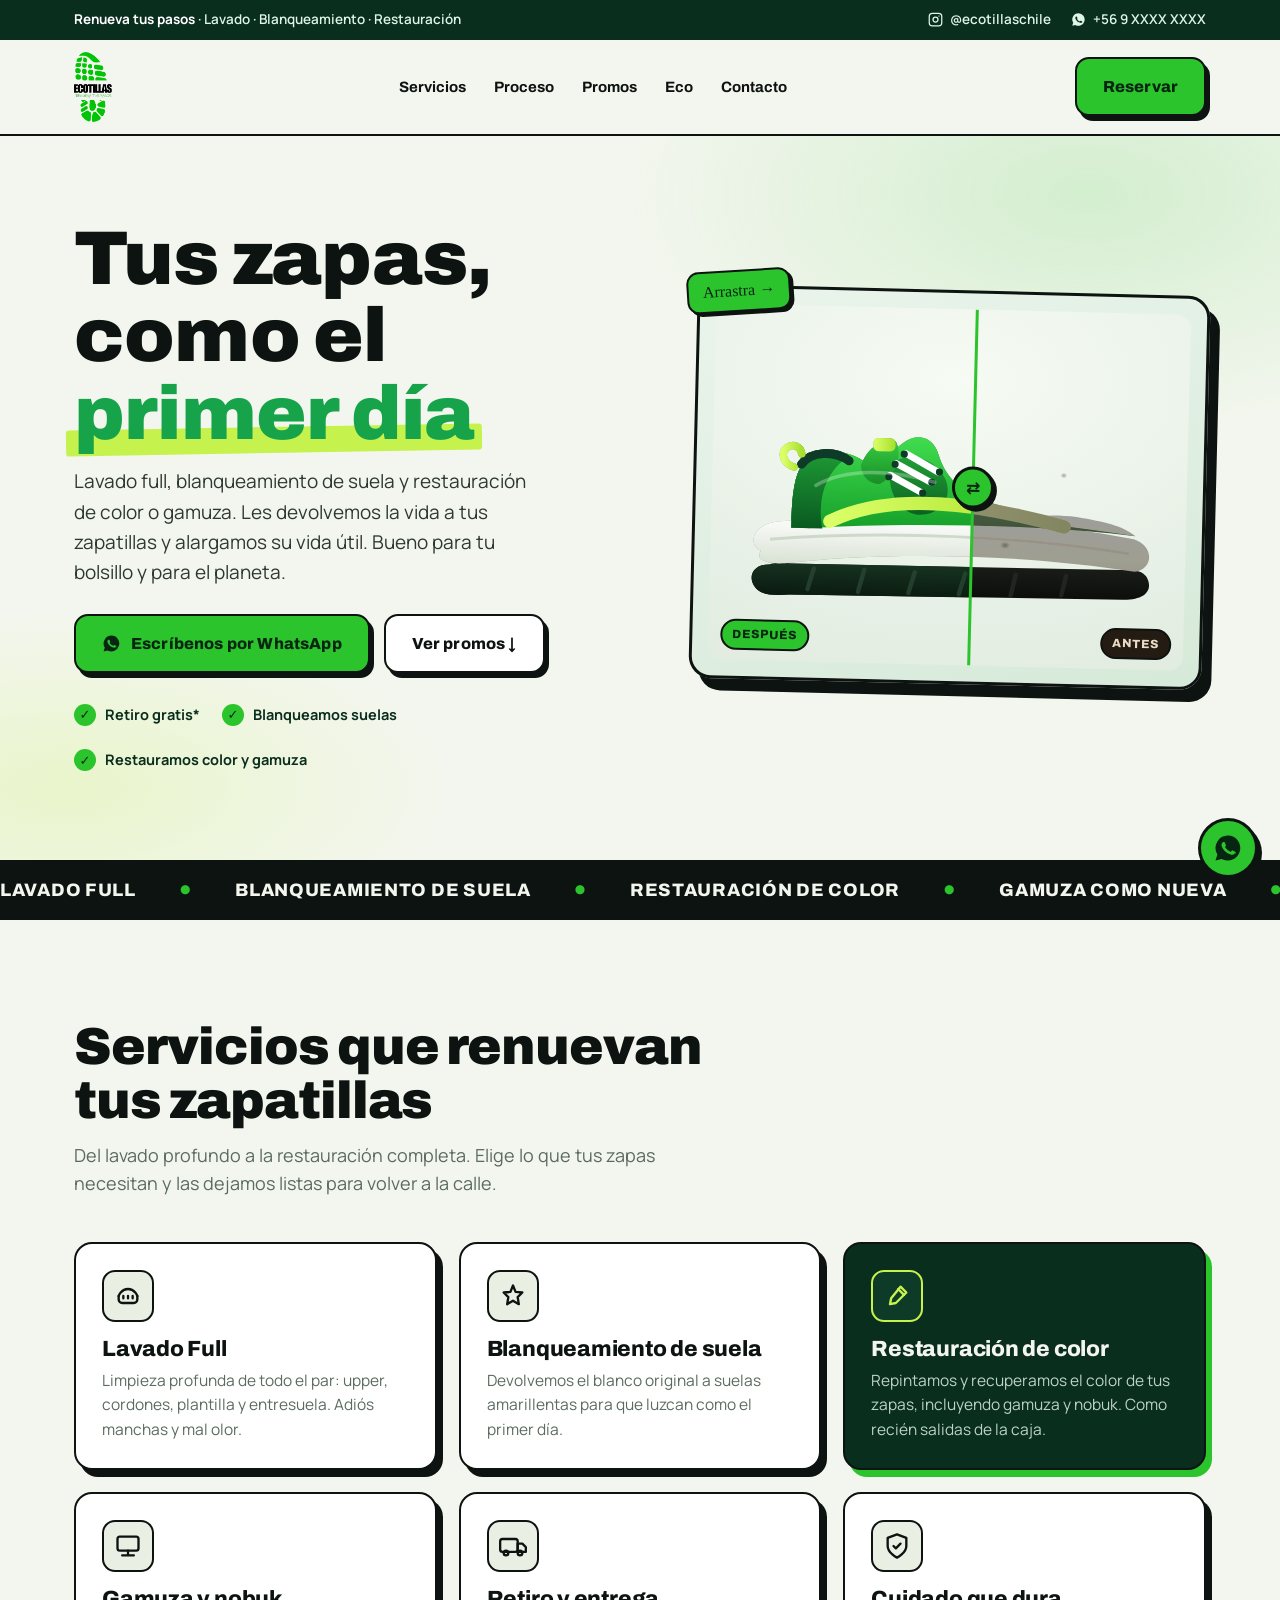
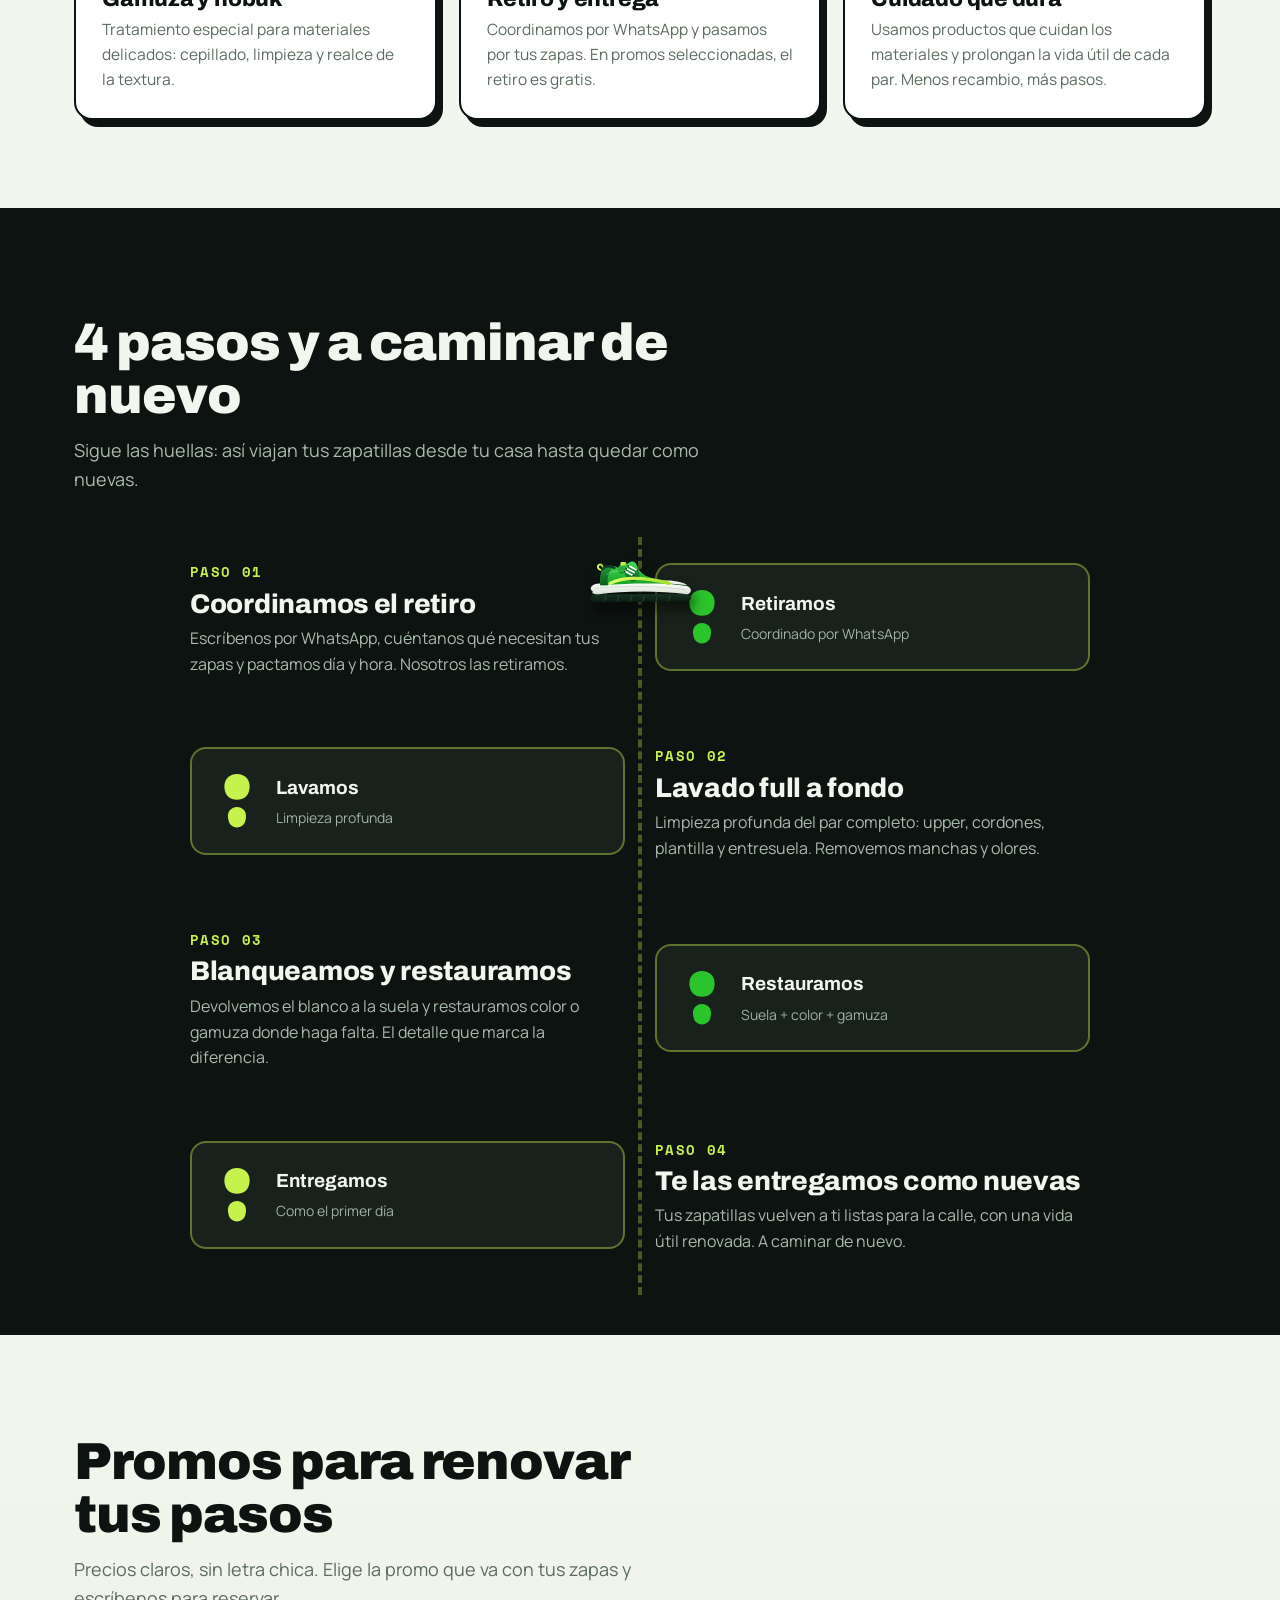
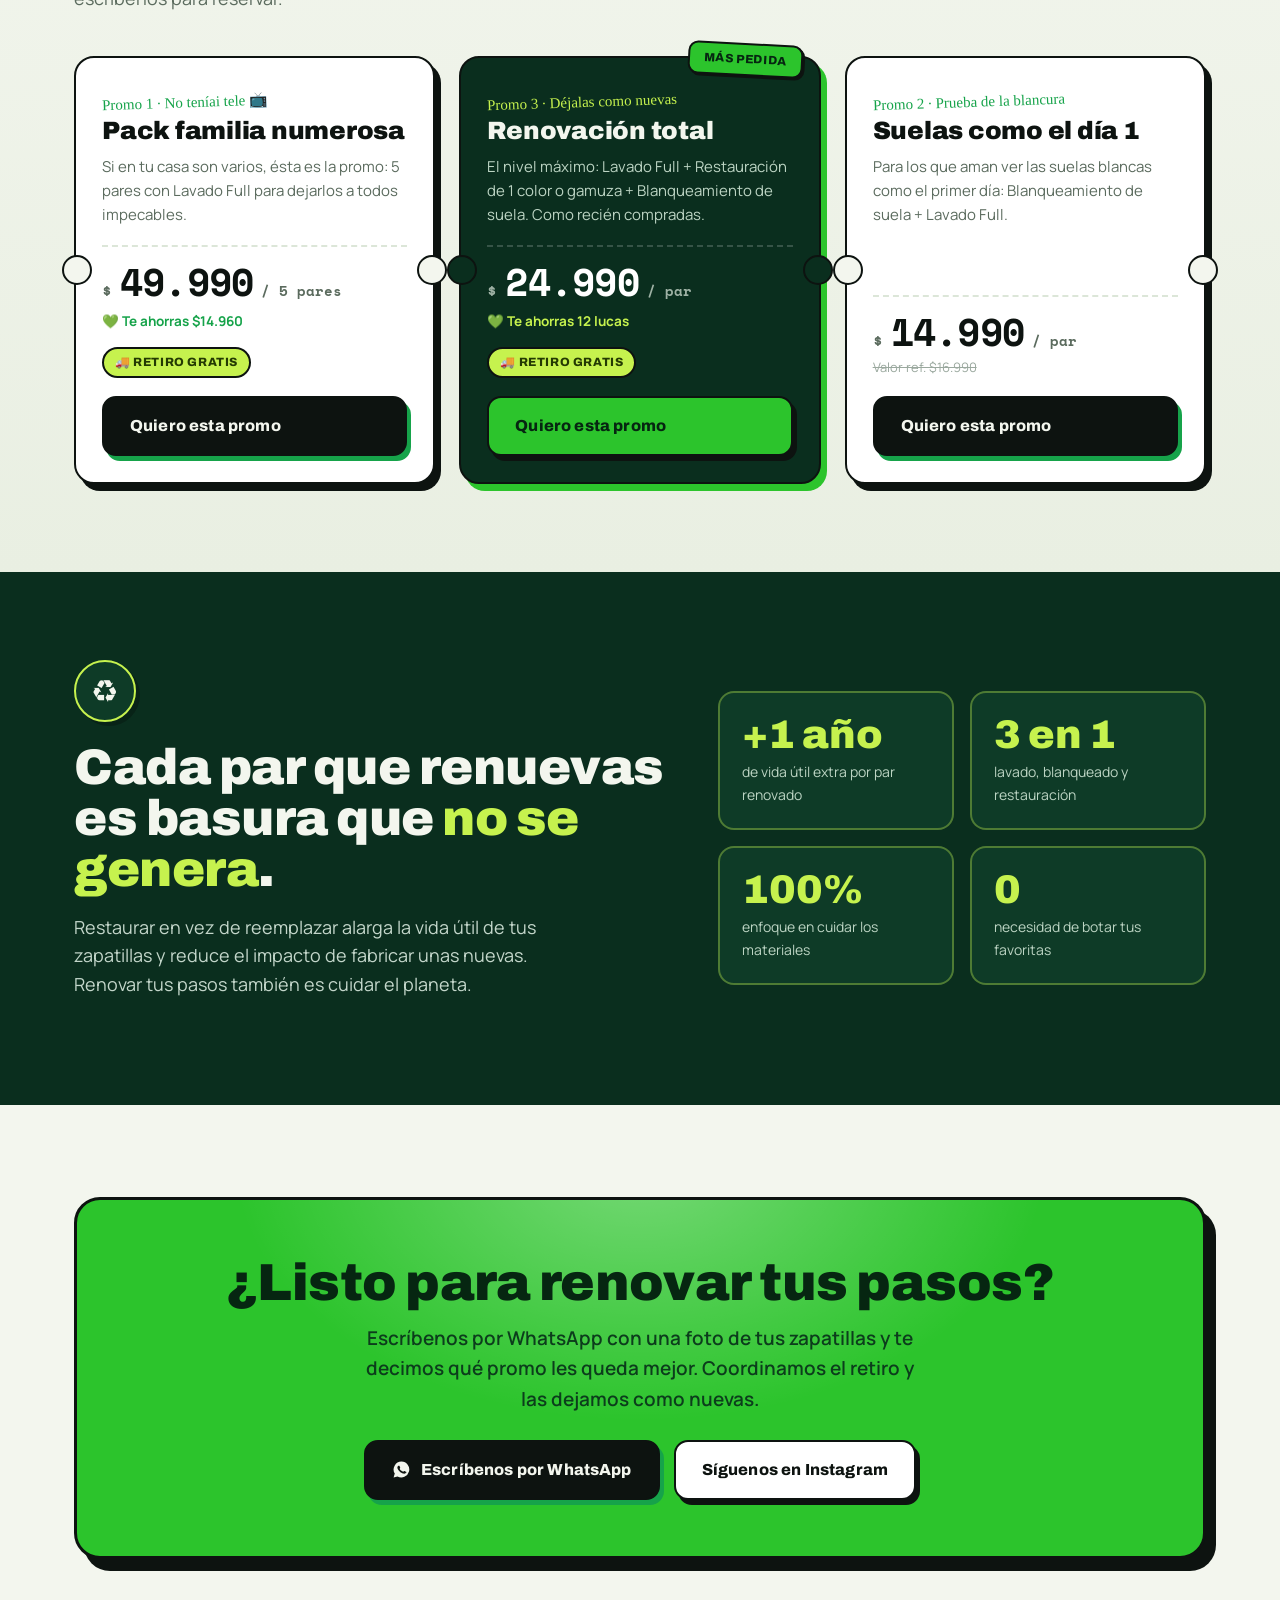
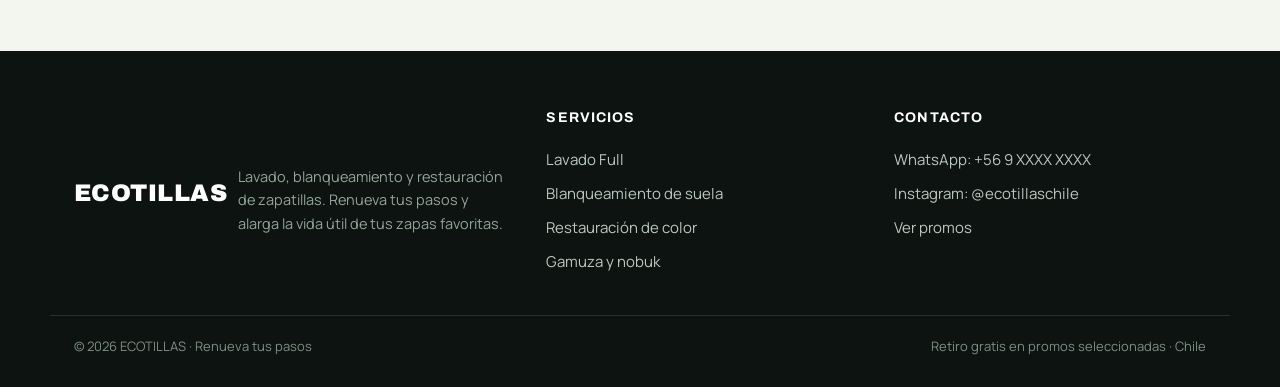
<file: eco-tillas/index.html>
<!doctype html>
<html lang="es">
<head>
<meta charset="utf-8">
<meta name="viewport" content="width=device-width, initial-scale=1">
<title>ECOTILLAS · Renueva tus pasos</title>
<meta name="description" content="Lavado full, blanqueamiento de suela y restauración de zapatillas. Renueva tus pasos y alarga la vida útil de tus zapatillas. Retiro gratis.">

<!-- Favicon -->
<link rel="icon" type="image/png" href="favicon.png">
<link rel="apple-touch-icon" href="logo.png">

<!-- Vista previa al compartir (WhatsApp, redes) -->
<meta property="og:type" content="website">
<meta property="og:site_name" content="ECOTILLAS">
<meta property="og:title" content="ECOTILLAS · Renueva tus pasos">
<meta property="og:description" content="Lavado full, blanqueamiento de suela y restauración de zapatillas. Retiro gratis, coordinado por WhatsApp.">
<meta property="og:image" content="https://setrof.cl/eco-tillas/logo.png">
<meta property="og:image:width" content="1254">
<meta property="og:image:height" content="1254">
<meta property="og:url" content="https://setrof.cl/eco-tillas/">
<meta name="twitter:card" content="summary_large_image">
<meta name="twitter:title" content="ECOTILLAS · Renueva tus pasos">
<meta name="twitter:description" content="Lavado full, blanqueamiento de suela y restauración de zapatillas. Retiro gratis.">
<meta name="twitter:image" content="https://setrof.cl/eco-tillas/logo.png">

<link rel="preconnect" href="https://fonts.googleapis.com">
<link rel="preconnect" href="https://fonts.gstatic.com" crossorigin>
<link href="https://fonts.googleapis.com/css2?family=Archivo:wght@500;600;700;800;900&family=Manrope:wght@400;500;600;700;800&family=Permanent+Marker&family=Space+Mono:wght@400;700&display=swap" rel="stylesheet">
<style>
:root{
  --ink:#0D1310;
  --ink-2:#18211B;
  --paper:#F3F6EE;
  --paper-2:#E9EFE2;
  --eco:#2CC42C;
  --eco-2:#16A34A;
  --forest:#0A2E1E;
  --forest-2:#0E3B27;
  --lime:#C6F24E;
  --mist:#DCE6D8;
  --stone:#5B6B5E;
  --card:#FFFFFF;
  --r:18px;
  --shadow:6px 7px 0 var(--ink);
  --shadow-eco:6px 7px 0 var(--eco-2);
  --maxw:1180px;
  --font-d:"Archivo",system-ui,sans-serif;
  --font-b:"Manrope",system-ui,sans-serif;
  --font-m:"Space Mono",ui-monospace,monospace;
  --font-s:"Permanent Marker",cursive;
}
*{box-sizing:border-box}
html{scroll-behavior:smooth}
body{
  margin:0;background:var(--paper);color:var(--ink);
  font-family:var(--font-b);font-size:17px;line-height:1.6;
  -webkit-font-smoothing:antialiased;overflow-x:hidden;
}
img{max-width:100%;display:block}
a{color:inherit;text-decoration:none}
h1,h2,h3{font-family:var(--font-d);line-height:1.02;margin:0;letter-spacing:-.01em}
.wrap{max-width:var(--maxw);margin:0 auto;padding:0 24px}
.eyebrow{
  font-family:var(--font-s);color:var(--eco-2);font-size:19px;
  letter-spacing:.02em;display:inline-flex;align-items:center;gap:9px;transform:rotate(-1.5deg);
}
.eyebrow::before{content:"";width:26px;height:3px;background:var(--eco);border-radius:2px}
.btn{
  font-family:var(--font-d);font-weight:800;font-size:16px;letter-spacing:.01em;
  display:inline-flex;align-items:center;gap:10px;padding:15px 26px;border-radius:14px;
  border:2.5px solid var(--ink);cursor:pointer;transition:transform .12s ease,box-shadow .12s ease;
  background:var(--card);color:var(--ink);box-shadow:4px 5px 0 var(--ink);white-space:nowrap;
}
.btn:hover{transform:translate(-2px,-2px);box-shadow:6px 7px 0 var(--ink)}
.btn:active{transform:translate(2px,2px);box-shadow:2px 2px 0 var(--ink)}
.btn--wa{background:var(--eco);color:#062611}
.btn--dark{background:var(--ink);color:var(--paper);box-shadow:4px 5px 0 var(--eco-2)}
.btn--dark:hover{box-shadow:6px 7px 0 var(--eco-2)}
.btn:focus-visible{outline:3px solid var(--lime);outline-offset:3px}

/* ---------- top bar ---------- */
.topbar{background:var(--forest);color:#dff5e6;font-size:13.5px;font-weight:600}
.topbar .wrap{display:flex;justify-content:space-between;align-items:center;gap:16px;padding:9px 24px;flex-wrap:wrap}
.topbar b{color:#fff}
.topbar .tb-r{display:flex;gap:20px;align-items:center}
.topbar a{display:inline-flex;align-items:center;gap:7px}
.topbar a:hover{color:var(--lime)}

/* ---------- nav ---------- */
.nav{position:sticky;top:0;z-index:60;background:rgba(243,246,238,.86);backdrop-filter:blur(10px);border-bottom:2px solid var(--ink)}
.nav .wrap{display:flex;align-items:center;justify-content:space-between;padding:12px 24px}
.brand{display:flex;align-items:center;gap:11px}
.brand-logo{height:70px;width:auto;display:block;transition:transform .2s ease}
.brand:hover .brand-logo{transform:translateY(-1px) scale(1.02)}
.nav-links{display:flex;gap:28px;align-items:center}
.nav-links a{font-family:var(--font-d);font-weight:700;font-size:15px;position:relative}
.nav-links a::after{content:"";position:absolute;left:0;bottom:-5px;height:3px;width:0;background:var(--eco);border-radius:2px;transition:width .2s ease}
.nav-links a:hover::after{width:100%}
.nav-cta{display:flex;align-items:center;gap:14px}
.burger{display:none;background:none;border:2px solid var(--ink);border-radius:10px;padding:8px;cursor:pointer}
.burger span{display:block;width:20px;height:2.5px;background:var(--ink);border-radius:2px}
.burger span+span{margin-top:4px}

/* ---------- hero ---------- */
.hero{position:relative;padding:66px 0 88px;overflow:hidden}
.hero::before{content:"";position:absolute;inset:0;z-index:0;
  background:
    radial-gradient(60% 55% at 85% 8%,rgba(44,196,44,.16),transparent 60%),
    radial-gradient(50% 40% at 5% 90%,rgba(198,242,78,.22),transparent 60%);
}
.hero .wrap{position:relative;z-index:1;display:grid;grid-template-columns:1.05fr .95fr;gap:52px;align-items:center}
.hero h1{font-size:clamp(42px,6.4vw,76px);font-weight:900;margin:18px 0 8px}
.hero h1 .mk{position:relative;color:var(--eco-2);white-space:nowrap}
.hero h1 .mk::after{content:"";position:absolute;left:-2%;right:-2%;bottom:.03em;height:.34em;background:var(--lime);z-index:-1;border-radius:3px;transform:rotate(-1deg)}
.hero p.lead{font-size:19px;color:#2c3830;max-width:38ch;margin:14px 0 26px}
.hero .cta-row{display:flex;gap:14px;flex-wrap:wrap}
.hero .facts{display:flex;gap:22px;margin-top:30px;flex-wrap:wrap}
.hero .facts .f{display:flex;align-items:center;gap:9px;font-weight:700;font-size:14.5px;color:var(--forest)}
.hero .facts .f i{width:22px;height:22px;display:grid;place-items:center;background:var(--eco);border-radius:50%;color:#052a12;font-style:normal;font-size:13px;flex:none}

/* before/after card */
.baw{position:relative;border:3px solid var(--ink);border-radius:22px;background:
   linear-gradient(160deg,#eaf4ec,#d6ead9);box-shadow:10px 12px 0 var(--ink);
   padding:16px;transform:rotate(1.4deg)}
.ba-sticker{position:absolute;top:-18px;left:-14px;background:var(--eco);color:#062611;font-family:var(--font-s);
   font-size:16px;padding:6px 14px;border:2.5px solid var(--ink);border-radius:12px;transform:rotate(-5deg);box-shadow:3px 3px 0 var(--ink);z-index:5}
.ba-stage{position:relative;aspect-ratio:4/3;border-radius:14px;overflow:hidden;background:radial-gradient(120% 100% at 50% 20%,#f6fbf4,#dfeade);cursor:ew-resize;touch-action:none}
.ba-stage svg{position:absolute;inset:0;width:100%;height:100%}
.ba-clean{clip-path:inset(0 calc(100% - var(--x,55%)) 0 0)}
.ba-dirty{filter:sepia(.55) saturate(.55) brightness(.62) contrast(1.02)}
.ba-grime{position:absolute;inset:0;clip-path:inset(0 0 0 var(--x,55%));pointer-events:none;
  background:
    radial-gradient(9px 6px at 30% 40%,rgba(60,40,20,.5),transparent 70%),
    radial-gradient(7px 5px at 62% 66%,rgba(50,35,18,.45),transparent 70%),
    radial-gradient(6px 5px at 46% 78%,rgba(70,50,25,.4),transparent 70%),
    radial-gradient(5px 4px at 74% 46%,rgba(55,40,20,.4),transparent 70%);}
.ba-line{position:absolute;top:0;bottom:0;left:var(--x,55%);width:3px;background:var(--eco);transform:translateX(-50%);z-index:6}
.ba-knob{position:absolute;top:50%;left:var(--x,55%);width:42px;height:42px;transform:translate(-50%,-50%);
  background:var(--eco);border:3px solid var(--ink);border-radius:50%;display:grid;place-items:center;z-index:7;box-shadow:3px 3px 0 var(--ink);color:#062611;font-weight:900;font-family:var(--font-d)}
.ba-tags{position:absolute;left:0;right:0;bottom:10px;display:flex;justify-content:space-between;padding:0 12px;z-index:6;pointer-events:none}
.ba-tags span{font-family:var(--font-d);font-weight:800;font-size:12px;letter-spacing:.08em;padding:4px 10px;border-radius:20px;border:2px solid var(--ink);text-transform:uppercase}
.ba-tags .t-after{background:var(--eco);color:#062611}
.ba-tags .t-before{background:#241c12;color:#e9ddc7}

/* marquee */
.marquee{background:var(--ink);color:var(--paper);border-top:2px solid var(--ink);border-bottom:2px solid var(--ink);overflow:hidden;padding:14px 0}
.marquee .track{display:flex;gap:44px;width:max-content;animation:slide 26s linear infinite;font-family:var(--font-d);font-weight:800;font-size:18px;letter-spacing:.04em;text-transform:uppercase}
.marquee .track span{display:inline-flex;align-items:center;gap:44px;color:var(--paper)}
.marquee .track span::after{content:"●";color:var(--eco);font-size:12px}
@keyframes slide{to{transform:translateX(-50%)}}

/* ---------- section shell ---------- */
section{position:relative}
.block{padding:88px 0}
.sec-head{max-width:640px;margin-bottom:44px}
.sec-head h2{font-size:clamp(32px,4.6vw,52px);font-weight:900;margin:12px 0 0;letter-spacing:-.02em}
.sec-head p{color:var(--stone);font-size:18px;margin:14px 0 0}

/* servicios cards */
.svc-grid{display:grid;grid-template-columns:repeat(3,1fr);gap:22px}
.svc{background:var(--card);border:2.5px solid var(--ink);border-radius:var(--r);padding:26px;box-shadow:var(--shadow);
  transition:transform .16s ease,box-shadow .16s ease;position:relative;overflow:hidden}
.svc:hover{transform:translate(-3px,-3px);box-shadow:9px 11px 0 var(--eco-2)}
.svc .ic{width:52px;height:52px;border-radius:13px;background:var(--paper-2);border:2px solid var(--ink);display:grid;place-items:center;margin-bottom:16px}
.svc .ic svg{width:28px;height:28px}
.svc h3{font-size:22px;font-weight:800;margin-bottom:7px}
.svc p{color:var(--stone);font-size:15.5px;margin:0}
.svc.feat{background:var(--forest);color:var(--paper);box-shadow:6px 7px 0 var(--eco)}
.svc.feat p{color:#bcd4c3}
.svc.feat .ic{background:var(--forest-2);border-color:var(--lime)}
.svc.feat:hover{box-shadow:9px 11px 0 var(--lime)}

/* ---------- proceso / walking sneaker ---------- */
.proceso{background:var(--ink);color:var(--paper);padding:96px 0 40px;overflow:hidden}
.proceso .sec-head h2{color:var(--paper)}
.proceso .sec-head p{color:#a9bbae}
.proceso .eyebrow{color:var(--lime)}
.proceso .eyebrow::before{background:var(--lime)}
.trail{position:relative;max-width:900px;margin:20px auto 0}
.trail-path{position:absolute;left:50%;top:0;bottom:0;width:0;border-left:4px dashed rgba(198,242,78,.32);transform:translateX(-50%);z-index:1}
.walker{position:absolute;left:50%;top:0;width:120px;height:74px;transform:translate(-50%,0);z-index:5;will-change:transform;filter:drop-shadow(4px 8px 6px rgba(0,0,0,.5))}
.walker svg{width:100%;height:100%}
.steps{position:relative;z-index:3;display:flex;flex-direction:column;gap:64px;padding:20px 0 40px}
.step{display:grid;grid-template-columns:1fr 1fr;gap:30px;align-items:center;opacity:0;transform:translateY(30px);transition:opacity .6s ease,transform .6s ease}
.step.in{opacity:1;transform:none}
.step .txt .n{font-family:var(--font-m);font-size:14px;color:var(--lime);font-weight:700;letter-spacing:.1em}
.step .txt h3{font-size:27px;font-weight:800;margin:6px 0 8px;color:var(--paper)}
.step .txt p{color:#a9bbae;margin:0;font-size:16px}
.step:nth-child(even){direction:rtl}
.step:nth-child(even) .txt,.step:nth-child(even) .card-mini{direction:ltr}
.card-mini{background:var(--ink-2);border:2px solid rgba(198,242,78,.4);border-radius:16px;padding:22px;display:flex;align-items:center;gap:16px}
.card-mini .foot{width:46px;height:60px;flex:none}
.card-mini .foot svg{width:100%;height:100%}
.card-mini b{display:block;font-family:var(--font-d);font-size:19px;color:var(--paper)}
.card-mini span{color:#9fb2a5;font-size:14px}

/* ---------- promos ---------- */
.promos{background:linear-gradient(180deg,var(--paper),var(--paper-2))}
.promo-grid{display:grid;grid-template-columns:repeat(3,1fr);gap:24px;align-items:stretch}
.coupon{position:relative;background:var(--card);border:2.5px solid var(--ink);border-radius:20px;padding:30px 26px 26px;
  box-shadow:var(--shadow);display:flex;flex-direction:column;transition:transform .16s ease,box-shadow .16s ease}
.coupon:hover{transform:translate(-3px,-4px);box-shadow:9px 12px 0 var(--eco-2)}
.coupon::before,.coupon::after{content:"";position:absolute;width:26px;height:26px;background:var(--paper);
  border:2.5px solid var(--ink);border-radius:50%;top:50%;transform:translateY(-50%)}
.coupon::before{left:-14px}
.coupon::after{right:-14px}
.coupon .tag{font-family:var(--font-s);font-size:15px;color:var(--eco-2);transform:rotate(-2deg)}
.coupon h3{font-size:25px;font-weight:900;margin:6px 0 10px;line-height:1.05}
.coupon .desc{color:var(--stone);font-size:15px;flex:1;margin:0 0 18px}
.coupon .perf{border-top:2px dashed var(--mist);margin:0 0 16px}
.coupon .price{font-family:var(--font-m);font-weight:700;display:flex;align-items:baseline;gap:8px;flex-wrap:wrap}
.coupon .price .cur{font-size:16px;color:var(--stone)}
.coupon .price .amt{font-size:38px;color:var(--ink);line-height:1;letter-spacing:-.02em}
.coupon .price .per{font-size:14px;color:var(--stone)}
.coupon .save{margin:8px 0 0;font-size:13.5px;font-weight:700;color:var(--eco-2);display:inline-flex;align-items:center;gap:7px}
.coupon .ref{font-size:13px;color:#9aa89e;text-decoration:line-through;margin:4px 0 0}
.coupon .free{display:inline-flex;align-items:center;gap:6px;font-family:var(--font-d);font-weight:800;font-size:12px;
  text-transform:uppercase;letter-spacing:.05em;background:var(--lime);color:#243a03;border:2px solid var(--ink);border-radius:20px;padding:4px 11px;margin-top:14px;align-self:flex-start}
.coupon .c-btn{margin-top:18px}
.coupon.hot{background:var(--forest);color:var(--paper);box-shadow:6px 7px 0 var(--eco)}
.coupon.hot .desc{color:#bcd4c3}
.coupon.hot .price .amt{color:#fff}
.coupon.hot .price .cur,.coupon.hot .price .per{color:#9fb2a5}
.coupon.hot::before,.coupon.hot::after{background:var(--forest)}
.coupon.hot .perf{border-color:rgba(255,255,255,.18)}
.coupon.hot .tag{color:var(--lime)}
.ribbon{position:absolute;top:-15px;right:16px;background:var(--eco);color:#062611;font-family:var(--font-d);font-weight:800;
  font-size:12px;letter-spacing:.05em;text-transform:uppercase;padding:5px 14px;border:2.5px solid var(--ink);border-radius:10px;transform:rotate(3deg);box-shadow:2px 2px 0 var(--ink)}

/* ---------- eco ---------- */
.eco{background:var(--forest);color:var(--paper);overflow:hidden}
.eco .wrap{display:grid;grid-template-columns:1.1fr .9fr;gap:48px;align-items:center}
.eco .eyebrow{color:var(--lime)}
.eco .eyebrow::before{background:var(--lime)}
.eco-badge{width:62px;height:62px;border-radius:50%;background:var(--forest-2);border:2.5px solid var(--lime);display:grid;place-items:center;font-size:31px;line-height:1;box-shadow:4px 4px 0 rgba(0,0,0,.25)}
.eco h2{font-size:clamp(30px,4.4vw,50px);font-weight:900;color:var(--paper);margin:20px 0 14px}
.eco h2 em{font-style:normal;color:var(--lime)}
.eco p{color:#c3d6ca;font-size:18px;max-width:44ch}
.eco-stats{display:grid;grid-template-columns:1fr 1fr;gap:16px}
.eco-stats .s{background:var(--forest-2);border:2px solid rgba(198,242,78,.35);border-radius:16px;padding:22px}
.eco-stats .s .num{font-family:var(--font-d);font-weight:900;font-size:40px;color:var(--lime);line-height:1}
.eco-stats .s .lbl{font-size:14px;color:#bcd4c3;margin-top:6px}

/* ---------- final CTA ---------- */
.final{padding:92px 0}
.final .box{position:relative;background:var(--eco);border:3px solid var(--ink);border-radius:26px;padding:56px 40px;text-align:center;box-shadow:10px 12px 0 var(--ink);overflow:hidden}
.final .box::before{content:"";position:absolute;inset:0;background:radial-gradient(60% 120% at 50% -10%,rgba(255,255,255,.35),transparent 60%);pointer-events:none}
.final h2{font-size:clamp(30px,4.6vw,52px);font-weight:900;color:#062611;position:relative}
.final p{color:#0c3d1c;font-size:19px;margin:14px auto 26px;max-width:46ch;font-weight:600;position:relative}
.final .cta-row{display:flex;gap:14px;justify-content:center;flex-wrap:wrap;position:relative}

/* ---------- footer ---------- */
.footer{background:var(--ink);color:#b9c8bd;padding:56px 0 30px}
.footer .wrap{display:grid;grid-template-columns:1.4fr 1fr 1fr;gap:36px}
.footer .brand .bt{color:#fff}
.footer .brand p{color:#93a598;font-size:14.5px;margin:14px 0 0;max-width:34ch}
.footer h4{font-family:var(--font-d);color:#fff;font-size:14px;text-transform:uppercase;letter-spacing:.08em;margin:0 0 14px}
.footer a{display:block;color:#b9c8bd;font-size:15px;padding:5px 0}
.footer a:hover{color:var(--lime)}
.footer .fbar{border-top:1px solid rgba(255,255,255,.12);margin-top:36px;padding-top:20px;display:flex;justify-content:space-between;gap:14px;flex-wrap:wrap;font-size:13px;color:#7d9084}

/* whatsapp float */
.wafloat{position:fixed;right:22px;bottom:22px;z-index:80;width:60px;height:60px;border-radius:50%;background:var(--eco);
  border:3px solid var(--ink);display:grid;place-items:center;box-shadow:4px 5px 0 var(--ink);transition:transform .14s ease}
.wafloat:hover{transform:translate(-2px,-2px) scale(1.03)}
.wafloat svg{width:30px;height:30px}

/* reveal */
.reveal{opacity:0;transform:translateY(26px);transition:opacity .6s ease,transform .6s ease}
.reveal.in{opacity:1;transform:none}

@media (max-width:900px){
  .hero .wrap,.eco .wrap,.footer .wrap{grid-template-columns:1fr;gap:34px}
  .svc-grid,.promo-grid{grid-template-columns:1fr}
  .nav-links{display:none}
  .burger{display:block}
  .nav-links.open{display:flex;position:absolute;top:100%;left:0;right:0;flex-direction:column;background:var(--paper);border-bottom:2px solid var(--ink);padding:16px 24px;gap:16px}
  .step{grid-template-columns:1fr;gap:16px}
  .step:nth-child(even){direction:ltr}
  .walker{display:none}
  .trail-path{left:14px}
  .eco-stats{grid-template-columns:1fr 1fr}
}
@media (max-width:560px){
  body{font-size:16px}
  .block{padding:64px 0}
  .topbar .tb-l{display:none}
  .eco-stats{grid-template-columns:1fr}
}
@media (prefers-reduced-motion:reduce){
  *{animation:none!important;scroll-behavior:auto!important}
  .reveal,.step{opacity:1!important;transform:none!important}
  .walker{transition:none}
}
</style>
</head>
<body>

<!-- reusable sneaker + footprint (defs) -->
<svg width="0" height="0" style="position:absolute" aria-hidden="true">
  <defs>
    <linearGradient id="gUpper" x1="0" y1="0" x2="0" y2="1">
      <stop offset="0" stop-color="#41DC4F"/><stop offset="1" stop-color="#159F29"/>
    </linearGradient>
    <linearGradient id="gHeel" x1="0" y1="0" x2="0" y2="1">
      <stop offset="0" stop-color="#1E9A35"/><stop offset="1" stop-color="#0A5A21"/>
    </linearGradient>
    <linearGradient id="gTongue" x1="0" y1="0" x2="0" y2="1">
      <stop offset="0" stop-color="#35CC41"/><stop offset="1" stop-color="#198E29"/>
    </linearGradient>
    <linearGradient id="gMid" x1="0" y1="0" x2="0" y2="1">
      <stop offset="0" stop-color="#FFFFFF"/><stop offset="1" stop-color="#D9E2D4"/>
    </linearGradient>
    <linearGradient id="gToe" x1="0" y1="0" x2="0" y2="1">
      <stop offset="0" stop-color="#FFFFFF"/><stop offset="1" stop-color="#E1E9DF"/>
    </linearGradient>
    <linearGradient id="gSole" x1="0" y1="0" x2="0" y2="1">
      <stop offset="0" stop-color="#173321"/><stop offset="1" stop-color="#0A1A10"/>
    </linearGradient>
    <linearGradient id="gLime" x1="0" y1="0" x2="1" y2="0">
      <stop offset="0" stop-color="#DBFF67"/><stop offset="1" stop-color="#A6E02B"/>
    </linearGradient>
  </defs>
  <symbol id="sneaker" viewBox="0 0 320 190">
    <!-- outsole -->
    <path d="M40 150 C29 150 25 159 31 166 C35 171 44 171 54 170 L278 168 C295 168 299 160 294 152 C291 148 285 147 277 148 L54 149 C46 149 43 149 40 150 Z" fill="url(#gSole)"/>
    <g stroke="#2C4B37" stroke-width="3" stroke-linecap="round" opacity=".7">
      <line x1="70" y1="152" x2="66" y2="166"/><line x1="104" y1="152" x2="100" y2="167"/>
      <line x1="138" y1="153" x2="134" y2="167"/><line x1="172" y1="153" x2="168" y2="167"/>
      <line x1="206" y1="153" x2="203" y2="167"/><line x1="240" y1="153" x2="237" y2="166"/>
    </g>
    <!-- midsole -->
    <path d="M34 141 C24 136 29 123 45 121 C120 112 205 114 285 127 C299 131 299 147 286 149 C210 139 120 139 50 149 C38 150 30 147 34 141 Z" fill="url(#gMid)"/>
    <path d="M40 133 C120 125 210 127 282 137" fill="none" stroke="#C7D2C2" stroke-width="2" opacity=".8"/>
    <!-- upper -->
    <path d="M54 125 C54 103 55 87 63 79 C71 71 90 71 102 79 C110 84 118 74 128 66 C137 59 148 61 152 73 C160 98 182 105 216 111 C250 117 271 118 286 125 C230 119 130 119 66 125 C60 125 57 125 54 125 Z" fill="url(#gUpper)"/>
    <!-- heel counter -->
    <path d="M54 125 C54 103 55 87 63 79 C71 71 82 72 89 78 C76 88 71 106 75 125 Z" fill="url(#gHeel)"/>
    <!-- eyestay panel -->
    <path d="M120 80 C133 71 152 76 158 92 C162 106 151 115 138 114 C126 112 117 98 120 80 Z" fill="url(#gHeel)" opacity=".92"/>
    <!-- toe cap -->
    <path d="M246 113 C266 116 277 118 286 125 C240 119 214 117 206 116 C219 112 233 112 246 113 Z" fill="url(#gToe)"/>
    <!-- tongue -->
    <path d="M100 82 C103 72 112 63 123 65 C128 74 124 88 113 94 C106 94 101 90 100 82 Z" fill="url(#gTongue)"/>
    <rect x="108" y="63" width="15" height="9" rx="3.5" fill="url(#gLime)"/>
    <!-- laces -->
    <g stroke="#FFFFFF" stroke-width="4.5" stroke-linecap="round">
      <line x1="120" y1="88" x2="141" y2="99"/>
      <line x1="124" y1="80" x2="147" y2="92"/>
      <line x1="130" y1="73" x2="152" y2="85"/>
    </g>
    <g fill="#0E3B27">
      <circle cx="119" cy="89" r="2.4"/><circle cx="123" cy="80.5" r="2.4"/><circle cx="129" cy="73.5" r="2.4"/>
      <circle cx="142" cy="99.5" r="2.4"/><circle cx="148" cy="92" r="2.4"/><circle cx="153" cy="85" r="2.4"/>
    </g>
    <!-- side swoosh -->
    <path d="M80 120 C122 98 182 106 238 120" fill="none" stroke="url(#gLime)" stroke-width="9" stroke-linecap="round"/>
    <!-- collar padding + pull tab -->
    <path d="M60 82 C66 73 82 72 92 79" fill="none" stroke="#0E3B27" stroke-width="6" stroke-linecap="round"/>
    <path d="M55 84 C48 82 45 75 50 71 C54 68 59 70 60 75" fill="none" stroke="url(#gLime)" stroke-width="5" stroke-linecap="round"/>
    <!-- highlight -->
    <path d="M70 96 C90 84 120 84 150 92" fill="none" stroke="#FFFFFF" stroke-width="2.4" opacity=".28" stroke-linecap="round"/>
  </symbol>
  <symbol id="print" viewBox="0 0 62 100">
    <path d="M31 5 C44 5 53 14 52 28 C51 41 43 48 31 48 C19 48 11 41 10 28 C9 14 18 5 31 5 Z" fill="currentColor"/>
    <path d="M31 60 C40 60 47 67 46 77 C45 89 39 94 31 94 C23 94 17 89 16 77 C15 67 22 60 31 60 Z" fill="currentColor"/>
  </symbol>
</svg>

<!-- ============ TOP BAR ============ -->
<div class="topbar">
  <div class="wrap">
    <div class="tb-l"><b>Renueva tus pasos</b> · Lavado · Blanqueamiento · Restauración</div>
    <div class="tb-r">
      <a href="https://www.instagram.com/ecotillaschile/" target="_blank" rel="noopener">
        <svg width="15" height="15" viewBox="0 0 24 24" fill="none" stroke="currentColor" stroke-width="2"><rect x="2" y="2" width="20" height="20" rx="5"/><circle cx="12" cy="12" r="4"/><circle cx="17.5" cy="6.5" r="1" fill="currentColor" stroke="none"/></svg>
        @ecotillaschile
      </a>
      <a href="https://wa.me/56900000000" target="_blank" rel="noopener">
        <svg width="15" height="15" viewBox="0 0 24 24" fill="currentColor"><path d="M12 2a10 10 0 0 0-8.5 15.2L2 22l4.9-1.3A10 10 0 1 0 12 2Zm5.5 14.2c-.2.6-1.2 1.2-1.7 1.2-.4 0-1 .1-3.3-.9-2.8-1.2-4.5-4-4.6-4.2-.1-.2-1.1-1.4-1.1-2.7s.7-1.9 .9-2.1c.2-.2.5-.3.7-.3h.5c.2 0 .4 0 .6.5l.8 1.9c.1.2.1.4 0 .5l-.4.6c-.1.2-.3.3-.1.6.2.3.8 1.3 1.7 2.1 1.2 1 2.1 1.3 2.4 1.5.2.1.4.1.5-.1l.7-.8c.2-.2.4-.2.6-.1l1.8.9c.2.1.4.2.5.3.1.3.1.9-.1 1.6Z"/></svg>
        +56 9 XXXX XXXX
      </a>
    </div>
  </div>
</div>

<!-- ============ NAV ============ -->
<nav class="nav">
  <div class="wrap">
    <a class="brand" href="#top" aria-label="ECOTILLAS, inicio">
      <img class="brand-logo" src="logo-t.png" alt="ECOTILLAS, renueva tus pasos">
    </a>
    <div class="nav-links" id="navlinks">
      <a href="#servicios">Servicios</a>
      <a href="#proceso">Proceso</a>
      <a href="#promos">Promos</a>
      <a href="#eco">Eco</a>
      <a href="#contacto">Contacto</a>
    </div>
    <div class="nav-cta">
      <a class="btn btn--wa" href="https://wa.me/56900000000" target="_blank" rel="noopener">Reservar</a>
      <button class="burger" id="burger" aria-label="Menú"><span></span><span></span><span></span></button>
    </div>
  </div>
</nav>

<!-- ============ HERO ============ -->
<header class="hero" id="top">
  <div class="wrap">
    <div class="hero-copy">
      <h1>Tus zapas,<br>como el <span class="mk">primer día</span></h1>
      <p class="lead">Lavado full, blanqueamiento de suela y restauración de color o gamuza. Les devolvemos la vida a tus zapatillas y alargamos su vida útil. Bueno para tu bolsillo y para el planeta.</p>
      <div class="cta-row">
        <a class="btn btn--wa" href="https://wa.me/56900000000" target="_blank" rel="noopener">
          <svg width="19" height="19" viewBox="0 0 24 24" fill="currentColor"><path d="M12 2a10 10 0 0 0-8.5 15.2L2 22l4.9-1.3A10 10 0 1 0 12 2Zm5.5 14.2c-.2.6-1.2 1.2-1.7 1.2-.4 0-1 .1-3.3-.9-2.8-1.2-4.5-4-4.6-4.2-.1-.2-1.1-1.4-1.1-2.7s.7-1.9.9-2.1c.2-.2.5-.3.7-.3h.5c.2 0 .4 0 .6.5l.8 1.9c.1.2.1.4 0 .5l-.4.6c-.1.2-.3.3-.1.6.2.3.8 1.3 1.7 2.1 1.2 1 2.1 1.3 2.4 1.5.2.1.4.1.5-.1l.7-.8c.2-.2.4-.2.6-.1l1.8.9c.2.1.4.2.5.3.1.3.1.9-.1 1.6Z"/></svg>
          Escríbenos por WhatsApp
        </a>
        <a class="btn" href="#promos">Ver promos ↓</a>
      </div>
      <div class="facts">
        <div class="f"><i>✓</i> Retiro gratis*</div>
        <div class="f"><i>✓</i> Blanqueamos suelas</div>
        <div class="f"><i>✓</i> Restauramos color y gamuza</div>
      </div>
    </div>

    <div class="hero-visual">
      <div class="baw">
        <span class="ba-sticker">Arrastra →</span>
        <div class="ba-stage" id="baStage" role="slider" aria-label="Comparar antes y después" aria-valuemin="0" aria-valuemax="100" aria-valuenow="55" tabindex="0">
          <svg class="ba-dirty" aria-hidden="true"><use href="#sneaker"/></svg>
          <div class="ba-grime" id="baGrime"></div>
          <svg class="ba-clean" id="baClean" aria-hidden="true"><use href="#sneaker"/></svg>
          <div class="ba-line" id="baLine"></div>
          <div class="ba-knob" id="baKnob">⇄</div>
          <div class="ba-tags"><span class="t-after">Después</span><span class="t-before">Antes</span></div>
        </div>
      </div>
    </div>
  </div>
</header>

<!-- marquee -->
<div class="marquee" aria-hidden="true">
  <div class="track">
    <span>Lavado Full</span><span>Blanqueamiento de suela</span><span>Restauración de color</span><span>Gamuza como nueva</span><span>Retiro gratis</span><span>Renueva tus pasos</span>
    <span>Lavado Full</span><span>Blanqueamiento de suela</span><span>Restauración de color</span><span>Gamuza como nueva</span><span>Retiro gratis</span><span>Renueva tus pasos</span>
  </div>
</div>

<!-- ============ SERVICIOS ============ -->
<section class="block" id="servicios">
  <div class="wrap">
    <div class="sec-head reveal">
      <h2>Servicios que renuevan tus zapatillas</h2>
      <p>Del lavado profundo a la restauración completa. Elige lo que tus zapas necesitan y las dejamos listas para volver a la calle.</p>
    </div>
    <div class="svc-grid">
      <article class="svc reveal">
        <div class="ic"><svg viewBox="0 0 24 24" fill="none" stroke="#0D1310" stroke-width="2" stroke-linecap="round"><path d="M4 12s2-6 8-6 8 6 8 6"/><path d="M4 12v3a3 3 0 0 0 3 3h10a3 3 0 0 0 3-3v-3"/><path d="M8 12v2M12 12v2M16 12v2"/></svg></div>
        <h3>Lavado Full</h3>
        <p>Limpieza profunda de todo el par: upper, cordones, plantilla y entresuela. Adiós manchas y mal olor.</p>
      </article>
      <article class="svc reveal">
        <div class="ic"><svg viewBox="0 0 24 24" fill="none" stroke="#0D1310" stroke-width="2" stroke-linecap="round" stroke-linejoin="round"><path d="M12 3l2.2 5.5L20 9l-4 4 1 6-5-3-5 3 1-6-4-4 5.8-.5z"/></svg></div>
        <h3>Blanqueamiento de suela</h3>
        <p>Devolvemos el blanco original a suelas amarillentas para que luzcan como el primer día.</p>
      </article>
      <article class="svc feat reveal">
        <div class="ic"><svg viewBox="0 0 24 24" fill="none" stroke="#C6F24E" stroke-width="2" stroke-linecap="round" stroke-linejoin="round"><path d="M15 4l5 5-9 9-5 1 1-5z"/><path d="M13 6l5 5"/></svg></div>
        <h3>Restauración de color</h3>
        <p>Repintamos y recuperamos el color de tus zapas, incluyendo gamuza y nobuk. Como recién salidas de la caja.</p>
      </article>
      <article class="svc reveal">
        <div class="ic"><svg viewBox="0 0 24 24" fill="none" stroke="#0D1310" stroke-width="2" stroke-linecap="round" stroke-linejoin="round"><rect x="3" y="4" width="18" height="12" rx="2"/><path d="M7 20h10M12 16v4"/></svg></div>
        <h3>Gamuza y nobuk</h3>
        <p>Tratamiento especial para materiales delicados: cepillado, limpieza y realce de la textura.</p>
      </article>
      <article class="svc reveal">
        <div class="ic"><svg viewBox="0 0 24 24" fill="none" stroke="#0D1310" stroke-width="2" stroke-linecap="round" stroke-linejoin="round"><rect x="1" y="6" width="15" height="11" rx="2"/><path d="M16 10h4l3 3v4h-7z"/><circle cx="6" cy="18" r="2"/><circle cx="18" cy="18" r="2"/></svg></div>
        <h3>Retiro y entrega</h3>
        <p>Coordinamos por WhatsApp y pasamos por tus zapas. En promos seleccionadas, el retiro es gratis.</p>
      </article>
      <article class="svc reveal">
        <div class="ic"><svg viewBox="0 0 24 24" fill="none" stroke="#0D1310" stroke-width="2" stroke-linecap="round" stroke-linejoin="round"><path d="M12 22s8-4 8-10V5l-8-3-8 3v7c0 6 8 10 8 10z"/><path d="M9 12l2 2 4-4"/></svg></div>
        <h3>Cuidado que dura</h3>
        <p>Usamos productos que cuidan los materiales y prolongan la vida útil de cada par. Menos recambio, más pasos.</p>
      </article>
    </div>
  </div>
</section>

<!-- ============ PROCESO (walking sneaker) ============ -->
<section class="proceso" id="proceso">
  <div class="wrap">
    <div class="sec-head reveal">
      <h2>4 pasos y a caminar de nuevo</h2>
      <p>Sigue las huellas: así viajan tus zapatillas desde tu casa hasta quedar como nuevas.</p>
    </div>
    <div class="trail" id="trail">
      <div class="trail-path"></div>
      <div class="walker" id="walker"><svg aria-hidden="true"><use href="#sneaker"/></svg></div>
      <div class="steps">
        <div class="step">
          <div class="txt">
            <span class="n">PASO 01</span>
            <h3>Coordinamos el retiro</h3>
            <p>Escríbenos por WhatsApp, cuéntanos qué necesitan tus zapas y pactamos día y hora. Nosotros las retiramos.</p>
          </div>
          <div class="card-mini"><span class="foot" style="color:var(--eco)"><svg><use href="#print"/></svg></span><div><b>Retiramos</b><span>Coordinado por WhatsApp</span></div></div>
        </div>
        <div class="step">
          <div class="txt">
            <span class="n">PASO 02</span>
            <h3>Lavado full a fondo</h3>
            <p>Limpieza profunda del par completo: upper, cordones, plantilla y entresuela. Removemos manchas y olores.</p>
          </div>
          <div class="card-mini"><span class="foot" style="color:var(--lime)"><svg><use href="#print"/></svg></span><div><b>Lavamos</b><span>Limpieza profunda</span></div></div>
        </div>
        <div class="step">
          <div class="txt">
            <span class="n">PASO 03</span>
            <h3>Blanqueamos y restauramos</h3>
            <p>Devolvemos el blanco a la suela y restauramos color o gamuza donde haga falta. El detalle que marca la diferencia.</p>
          </div>
          <div class="card-mini"><span class="foot" style="color:var(--eco)"><svg><use href="#print"/></svg></span><div><b>Restauramos</b><span>Suela + color + gamuza</span></div></div>
        </div>
        <div class="step">
          <div class="txt">
            <span class="n">PASO 04</span>
            <h3>Te las entregamos como nuevas</h3>
            <p>Tus zapatillas vuelven a ti listas para la calle, con una vida útil renovada. A caminar de nuevo.</p>
          </div>
          <div class="card-mini"><span class="foot" style="color:var(--lime)"><svg><use href="#print"/></svg></span><div><b>Entregamos</b><span>Como el primer día</span></div></div>
        </div>
      </div>
    </div>
  </div>
</section>

<!-- ============ PROMOS ============ -->
<section class="block promos" id="promos">
  <div class="wrap">
    <div class="sec-head reveal">
      <h2>Promos para renovar tus pasos</h2>
      <p>Precios claros, sin letra chica. Elige la promo que va con tus zapas y escríbenos para reservar.</p>
    </div>
    <div class="promo-grid">

      <article class="coupon reveal">
        <span class="tag">Promo 1 · No teníai tele 📺</span>
        <h3>Pack familia numerosa</h3>
        <p class="desc">Si en tu casa son varios, ésta es la promo: 5 pares con Lavado Full para dejarlos a todos impecables.</p>
        <div class="perf"></div>
        <div class="price"><span class="cur">$</span><span class="amt">49.990</span><span class="per">/ 5 pares</span></div>
        <p class="save">💚 Te ahorras $14.960</p>
        <span class="free">🚚 Retiro gratis</span>
        <a class="btn btn--dark c-btn" href="https://wa.me/56900000000?text=Hola%20ECOTILLAS,%20quiero%20la%20Promo%201%20(Pack%20familia)" target="_blank" rel="noopener">Quiero esta promo</a>
      </article>

      <article class="coupon hot reveal">
        <span class="ribbon">Más pedida</span>
        <span class="tag">Promo 3 · Déjalas como nuevas</span>
        <h3>Renovación total</h3>
        <p class="desc">El nivel máximo: Lavado Full + Restauración de 1 color o gamuza + Blanqueamiento de suela. Como recién compradas.</p>
        <div class="perf"></div>
        <div class="price"><span class="cur">$</span><span class="amt">24.990</span><span class="per">/ par</span></div>
        <p class="save" style="color:var(--lime)">💚 Te ahorras 12 lucas</p>
        <span class="free">🚚 Retiro gratis</span>
        <a class="btn btn--wa c-btn" href="https://wa.me/56900000000?text=Hola%20ECOTILLAS,%20quiero%20la%20Promo%203%20(Renovaci%C3%B3n%20total)" target="_blank" rel="noopener">Quiero esta promo</a>
      </article>

      <article class="coupon reveal">
        <span class="tag">Promo 2 · Prueba de la blancura</span>
        <h3>Suelas como el día 1</h3>
        <p class="desc">Para los que aman ver las suelas blancas como el primer día: Blanqueamiento de suela + Lavado Full.</p>
        <div class="perf"></div>
        <div class="price"><span class="cur">$</span><span class="amt">14.990</span><span class="per">/ par</span></div>
        <p class="ref">Valor ref. $16.990</p>
        <a class="btn btn--dark c-btn" href="https://wa.me/56900000000?text=Hola%20ECOTILLAS,%20quiero%20la%20Promo%202%20(Blanqueamiento%20+%20Lavado)" target="_blank" rel="noopener">Quiero esta promo</a>
      </article>

    </div>
  </div>
</section>

<!-- ============ ECO ============ -->
<section class="block eco" id="eco">
  <div class="wrap">
    <div class="eco-copy reveal">
      <span class="eco-badge" aria-hidden="true">♻</span>
      <h2>Cada par que renuevas es basura que <em>no se genera</em>.</h2>
      <p>Restaurar en vez de reemplazar alarga la vida útil de tus zapatillas y reduce el impacto de fabricar unas nuevas. Renovar tus pasos también es cuidar el planeta.</p>
    </div>
    <div class="eco-stats reveal">
      <div class="s"><div class="num">+1 año</div><div class="lbl">de vida útil extra por par renovado</div></div>
      <div class="s"><div class="num">3 en 1</div><div class="lbl">lavado, blanqueado y restauración</div></div>
      <div class="s"><div class="num">100%</div><div class="lbl">enfoque en cuidar los materiales</div></div>
      <div class="s"><div class="num">0</div><div class="lbl">necesidad de botar tus favoritas</div></div>
    </div>
  </div>
</section>

<!-- ============ FINAL CTA ============ -->
<section class="final" id="contacto">
  <div class="wrap">
    <div class="box reveal">
      <h2>¿Listo para renovar tus pasos?</h2>
      <p>Escríbenos por WhatsApp con una foto de tus zapatillas y te decimos qué promo les queda mejor. Coordinamos el retiro y las dejamos como nuevas.</p>
      <div class="cta-row">
        <a class="btn btn--dark" href="https://wa.me/56900000000" target="_blank" rel="noopener">
          <svg width="19" height="19" viewBox="0 0 24 24" fill="currentColor"><path d="M12 2a10 10 0 0 0-8.5 15.2L2 22l4.9-1.3A10 10 0 1 0 12 2Zm5.5 14.2c-.2.6-1.2 1.2-1.7 1.2-.4 0-1 .1-3.3-.9-2.8-1.2-4.5-4-4.6-4.2-.1-.2-1.1-1.4-1.1-2.7s.7-1.9.9-2.1c.2-.2.5-.3.7-.3h.5c.2 0 .4 0 .6.5l.8 1.9c.1.2.1.4 0 .5l-.4.6c-.1.2-.3.3-.1.6.2.3.8 1.3 1.7 2.1 1.2 1 2.1 1.3 2.4 1.5.2.1.4.1.5-.1l.7-.8c.2-.2.4-.2.6-.1l1.8.9c.2.1.4.2.5.3.1.3.1.9-.1 1.6Z"/></svg>
          Escríbenos por WhatsApp
        </a>
        <a class="btn" href="https://www.instagram.com/ecotillaschile/" target="_blank" rel="noopener">Síguenos en Instagram</a>
      </div>
    </div>
  </div>
</section>

<!-- ============ FOOTER ============ -->
<footer class="footer">
  <div class="wrap">
    <div class="brand">
      <span class="bt" style="font-family:var(--font-d);font-weight:900;font-size:24px;letter-spacing:.02em">ECOTILLAS</span>
      <p>Lavado, blanqueamiento y restauración de zapatillas. Renueva tus pasos y alarga la vida útil de tus zapas favoritas.</p>
    </div>
    <div>
      <h4>Servicios</h4>
      <a href="#servicios">Lavado Full</a>
      <a href="#servicios">Blanqueamiento de suela</a>
      <a href="#servicios">Restauración de color</a>
      <a href="#servicios">Gamuza y nobuk</a>
    </div>
    <div>
      <h4>Contacto</h4>
      <a href="https://wa.me/56900000000" target="_blank" rel="noopener">WhatsApp: +56 9 XXXX XXXX</a>
      <a href="https://www.instagram.com/ecotillaschile/" target="_blank" rel="noopener">Instagram: @ecotillaschile</a>
      <a href="#promos">Ver promos</a>
    </div>
  </div>
  <div class="wrap fbar">
    <span>© <span id="yr"></span> ECOTILLAS · Renueva tus pasos</span>
    <span>Retiro gratis en promos seleccionadas · Chile</span>
  </div>
</footer>

<a class="wafloat" href="https://wa.me/56900000000" target="_blank" rel="noopener" aria-label="WhatsApp">
  <svg viewBox="0 0 24 24" fill="#062611"><path d="M12 2a10 10 0 0 0-8.5 15.2L2 22l4.9-1.3A10 10 0 1 0 12 2Zm5.5 14.2c-.2.6-1.2 1.2-1.7 1.2-.4 0-1 .1-3.3-.9-2.8-1.2-4.5-4-4.6-4.2-.1-.2-1.1-1.4-1.1-2.7s.7-1.9.9-2.1c.2-.2.5-.3.7-.3h.5c.2 0 .4 0 .6.5l.8 1.9c.1.2.1.4 0 .5l-.4.6c-.1.2-.3.3-.1.6.2.3.8 1.3 1.7 2.1 1.2 1 2.1 1.3 2.4 1.5.2.1.4.1.5-.1l.7-.8c.2-.2.4-.2.6-.1l1.8.9c.2.1.4.2.5.3.1.3.1.9-.1 1.6Z"/></svg>
</a>

<script>
(function(){
  document.getElementById('yr').textContent=new Date().getFullYear();
  var reduce=window.matchMedia('(prefers-reduced-motion: reduce)').matches;

  /* mobile menu */
  var burger=document.getElementById('burger'),links=document.getElementById('navlinks');
  burger&&burger.addEventListener('click',function(){links.classList.toggle('open')});
  links&&links.querySelectorAll('a').forEach(function(a){a.addEventListener('click',function(){links.classList.remove('open')})});

  /* reveal on scroll */
  var io=new IntersectionObserver(function(es){es.forEach(function(e){if(e.isIntersecting){e.target.classList.add('in');io.unobserve(e.target)}})},{threshold:.15});
  document.querySelectorAll('.reveal,.step').forEach(function(el){io.observe(el)});

  /* before/after slider */
  var stage=document.getElementById('baStage');
  if(stage){
    var line=document.getElementById('baLine'),knob=document.getElementById('baKnob'),
        clean=document.getElementById('baClean'),grime=document.getElementById('baGrime');
    function setX(px){
      var r=stage.getBoundingClientRect();
      var p=Math.max(4,Math.min(96,(px-r.left)/r.width*100));
      stage.style.setProperty('--x',p+'%');
      line.style.left=p+'%';knob.style.left=p+'%';
      clean.style.clipPath='inset(0 '+(100-p)+'% 0 0)';
      grime.style.clipPath='inset(0 0 0 '+p+'%)';
      stage.setAttribute('aria-valuenow',Math.round(p));
    }
    stage.style.setProperty('--x','55%');
    var drag=false;
    function down(e){drag=true;move(e)}
    function up(){drag=false}
    function move(e){if(!drag)return;var x=(e.touches?e.touches[0].clientX:e.clientX);setX(x)}
    stage.addEventListener('mousedown',down);window.addEventListener('mouseup',up);window.addEventListener('mousemove',move);
    stage.addEventListener('touchstart',down,{passive:true});window.addEventListener('touchend',up);stage.addEventListener('touchmove',move,{passive:true});
    stage.addEventListener('keydown',function(e){
      var cur=parseFloat(stage.style.getPropertyValue('--x'))||55;var r=stage.getBoundingClientRect();
      if(e.key==='ArrowLeft'){setX(r.left+r.width*(cur-4)/100)}
      if(e.key==='ArrowRight'){setX(r.left+r.width*(cur+4)/100)}
    });
  }

  /* walking sneaker along the trail */
  var trail=document.getElementById('trail'),walker=document.getElementById('walker');
  if(trail&&walker&&!reduce){
    var ticking=false;
    function walk(){
      ticking=false;
      var r=trail.getBoundingClientRect();
      var vh=window.innerHeight;
      // progress: 0 when trail top hits 70% of viewport, 1 when trail bottom passes 30%
      var start=vh*0.72, end=vh*0.30;
      var total=r.height + (start-end);
      var passed=start - r.top;
      var p=Math.max(0,Math.min(1,passed/ total));
      var y=p*(r.height-70);
      var bob=Math.sin(p*Math.PI*8)*7;        // vertical walking bounce
      var tilt=Math.sin(p*Math.PI*8)*7;         // walking rock
      walker.style.transform='translate(-50%,'+(y+bob)+'px) rotate('+tilt+'deg)';
    }
    function onScroll(){if(!ticking){ticking=true;requestAnimationFrame(walk)}}
    window.addEventListener('scroll',onScroll,{passive:true});
    window.addEventListener('resize',onScroll);
    walk();
  }

  /* subtle hero sneaker parallax */
  var baw=document.querySelector('.baw');
  if(baw&&!reduce){
    window.addEventListener('scroll',function(){
      var y=window.scrollY;
      if(y<900) baw.style.transform='rotate(1.4deg) translateY('+(y*-0.03)+'px)';
    },{passive:true});
  }
})();
</script>
</body>
</html>
</file>
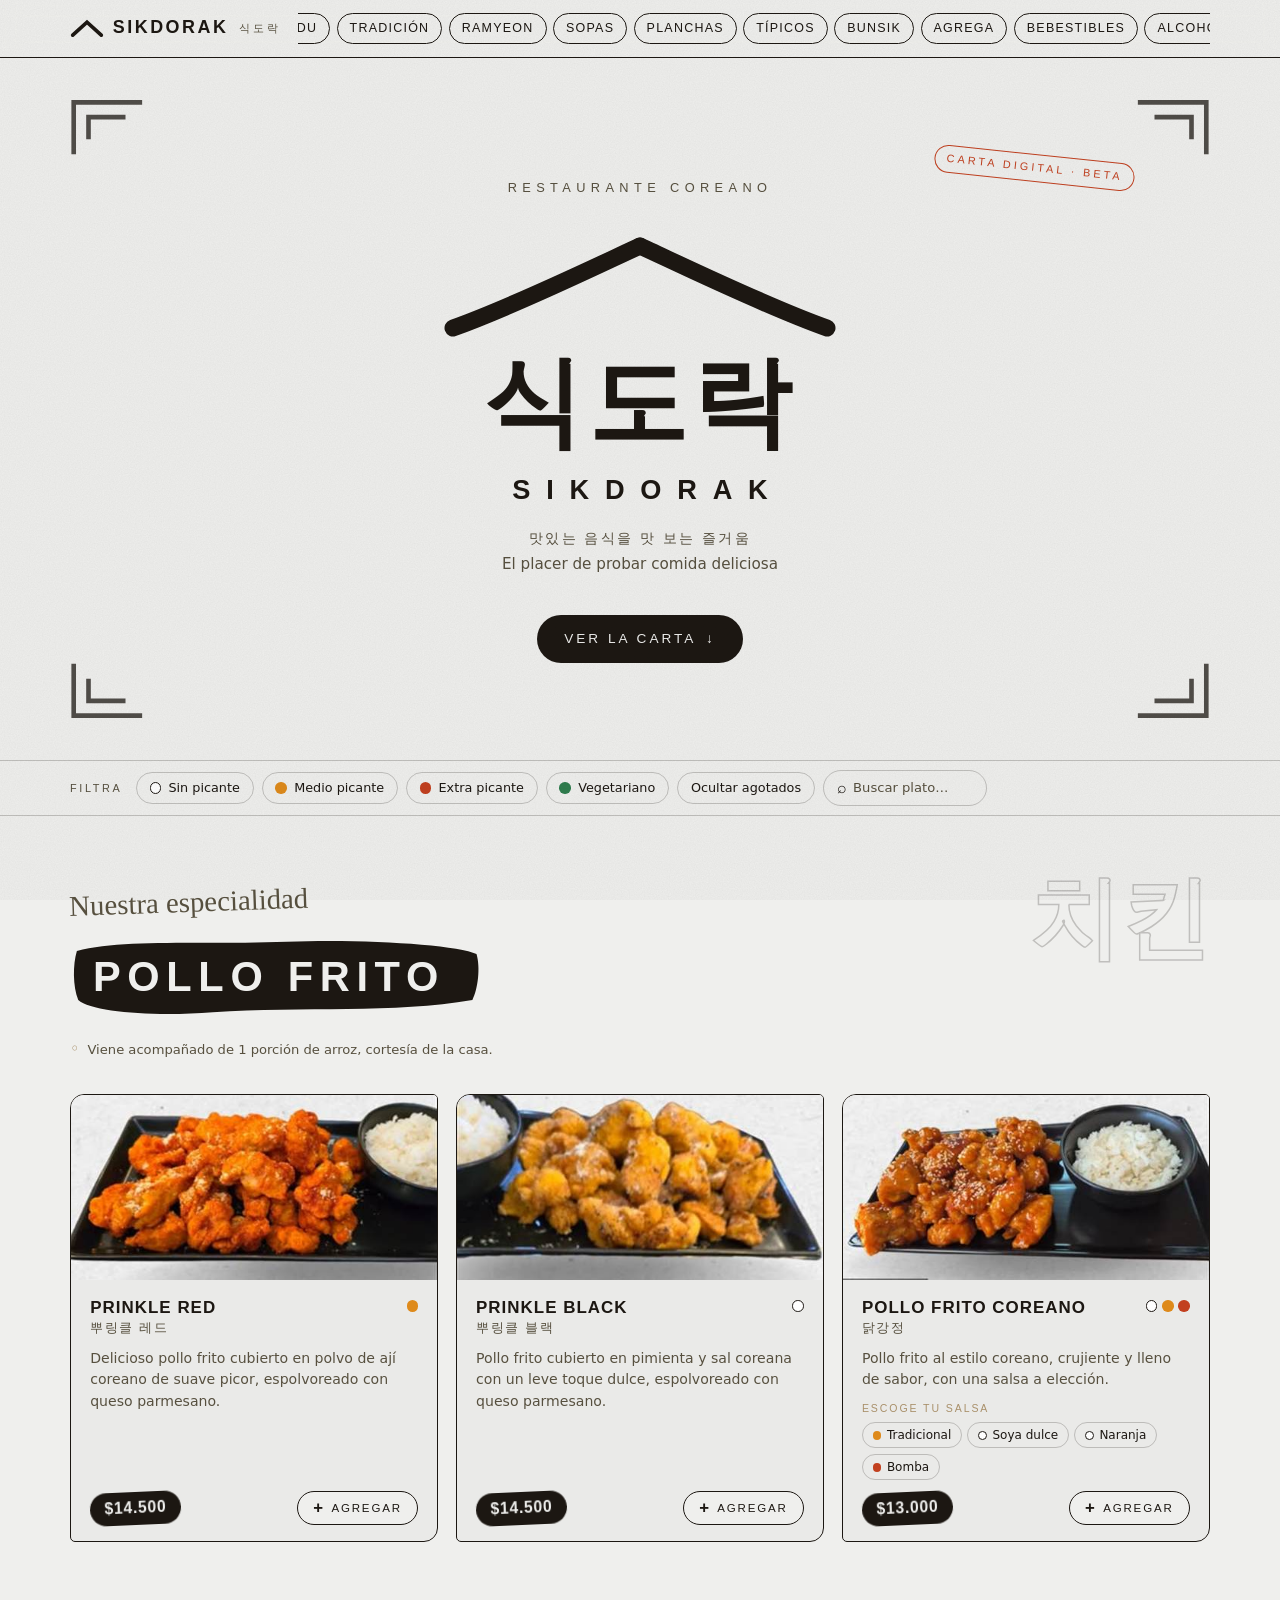
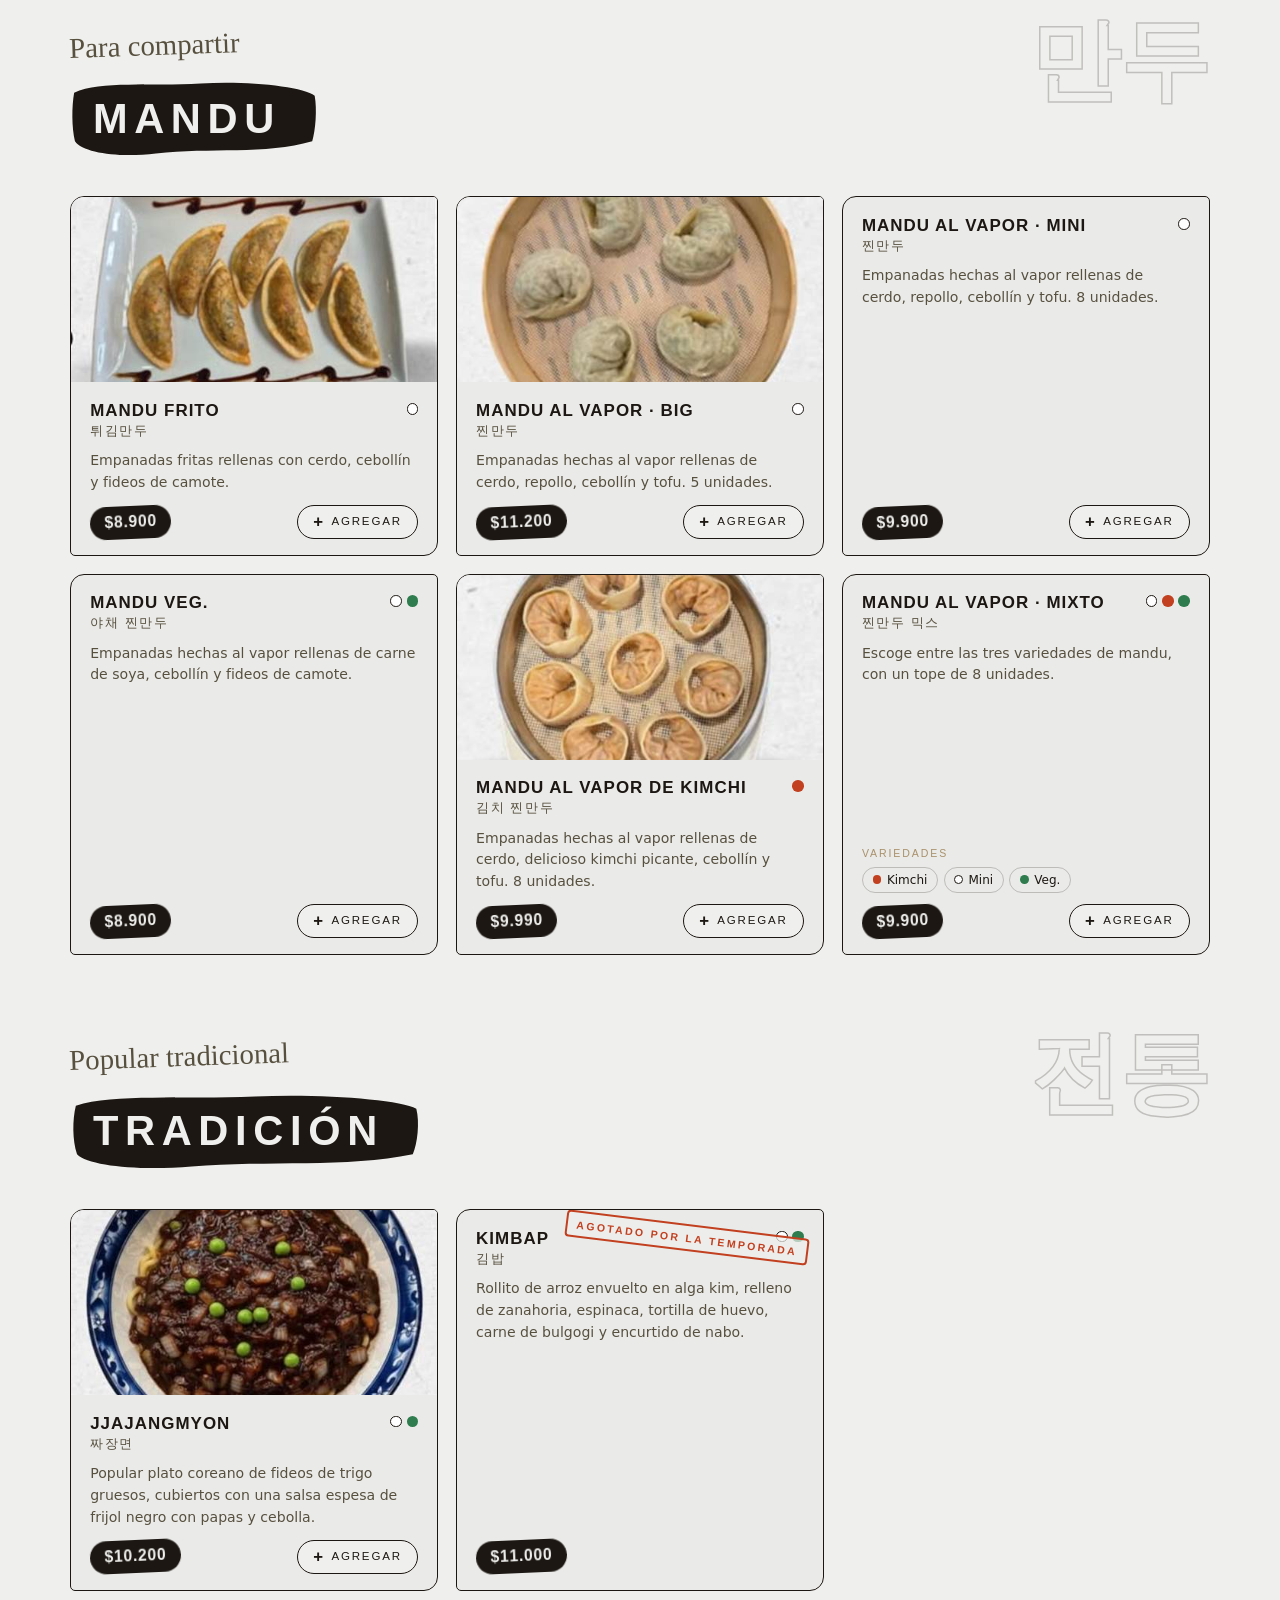
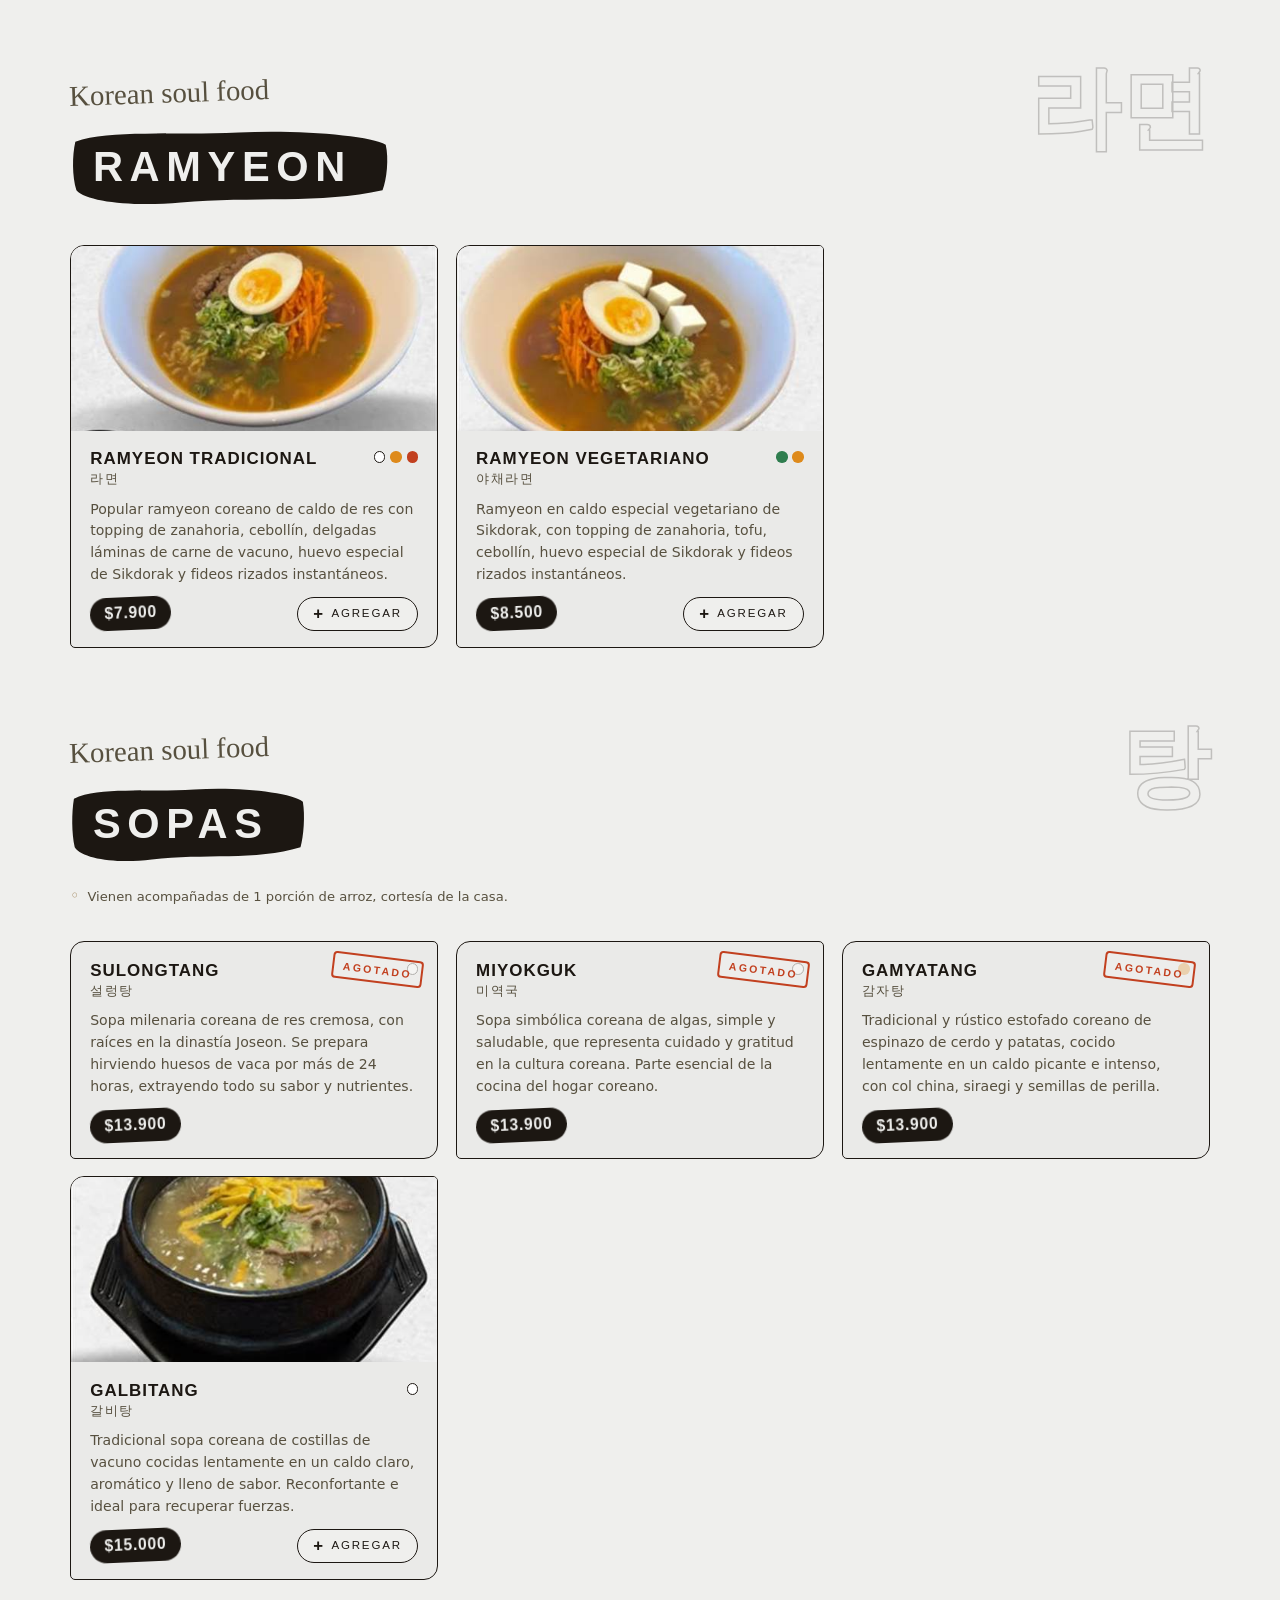
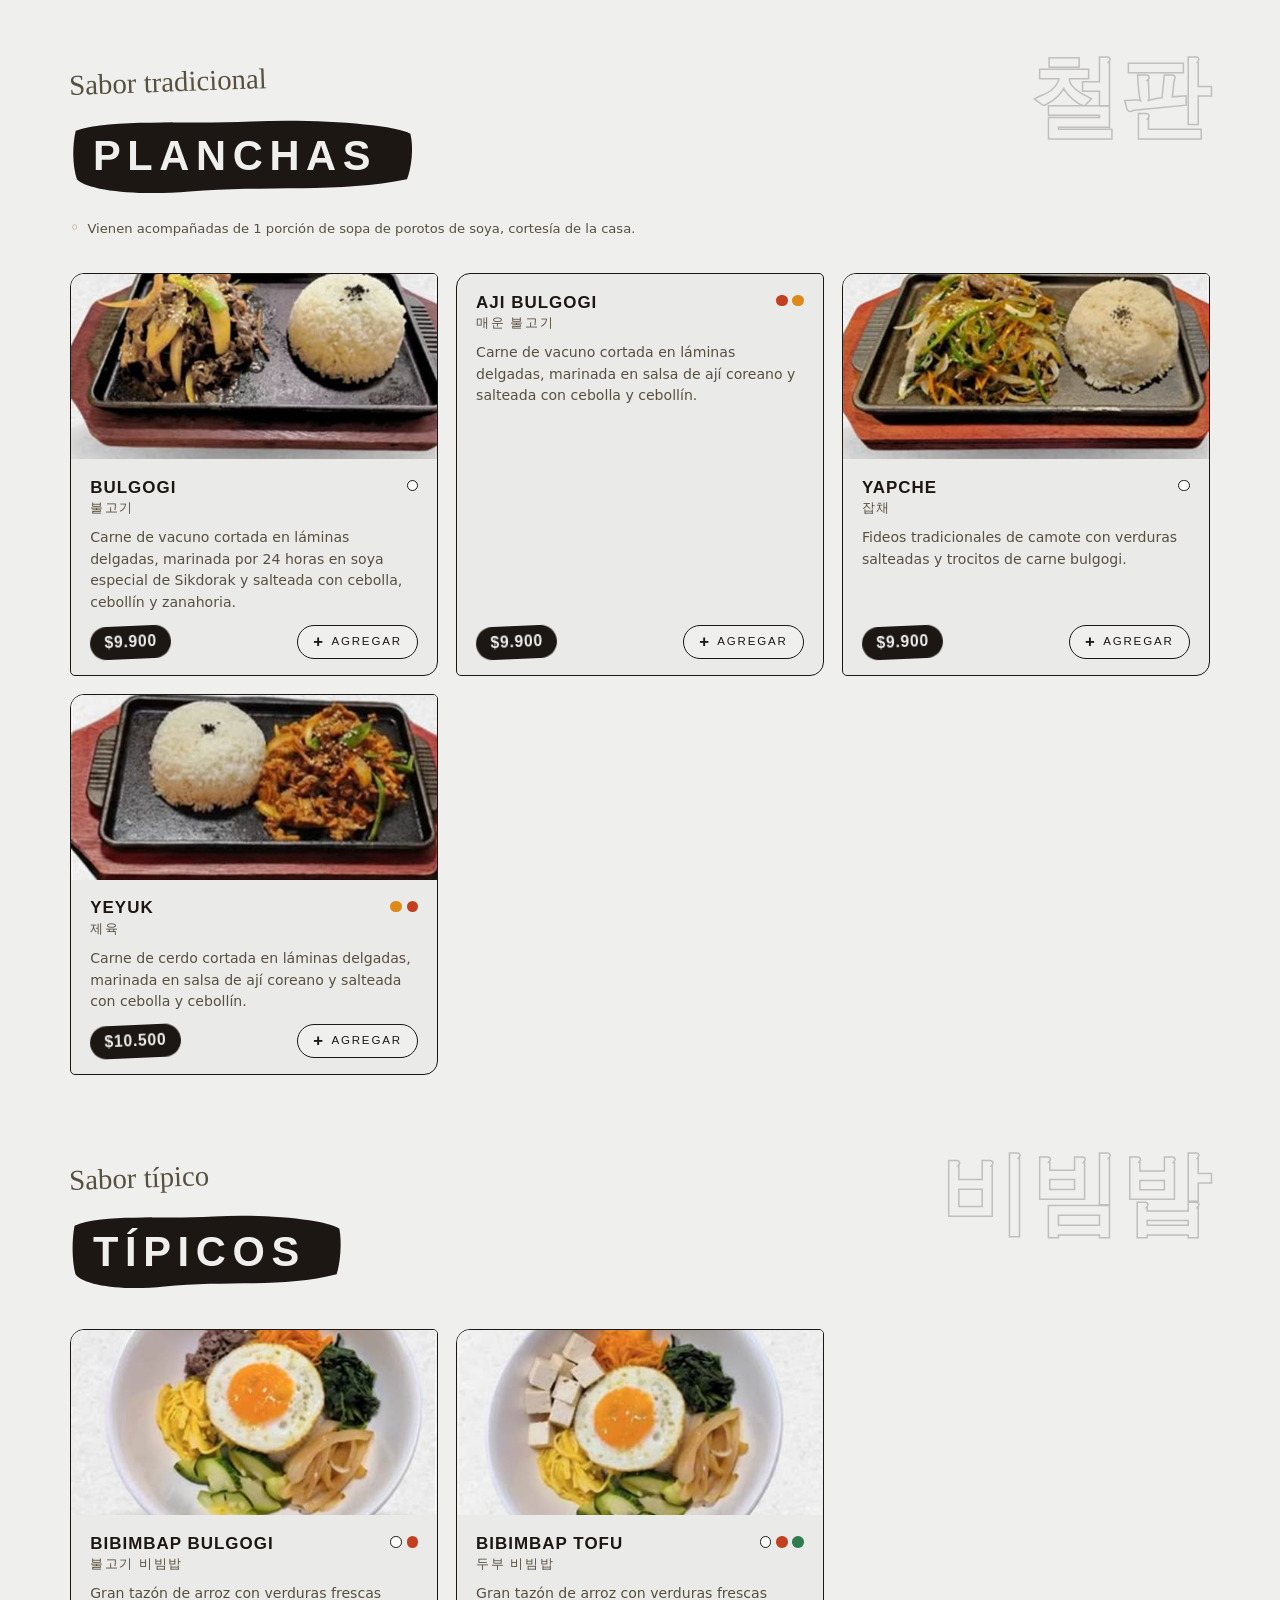
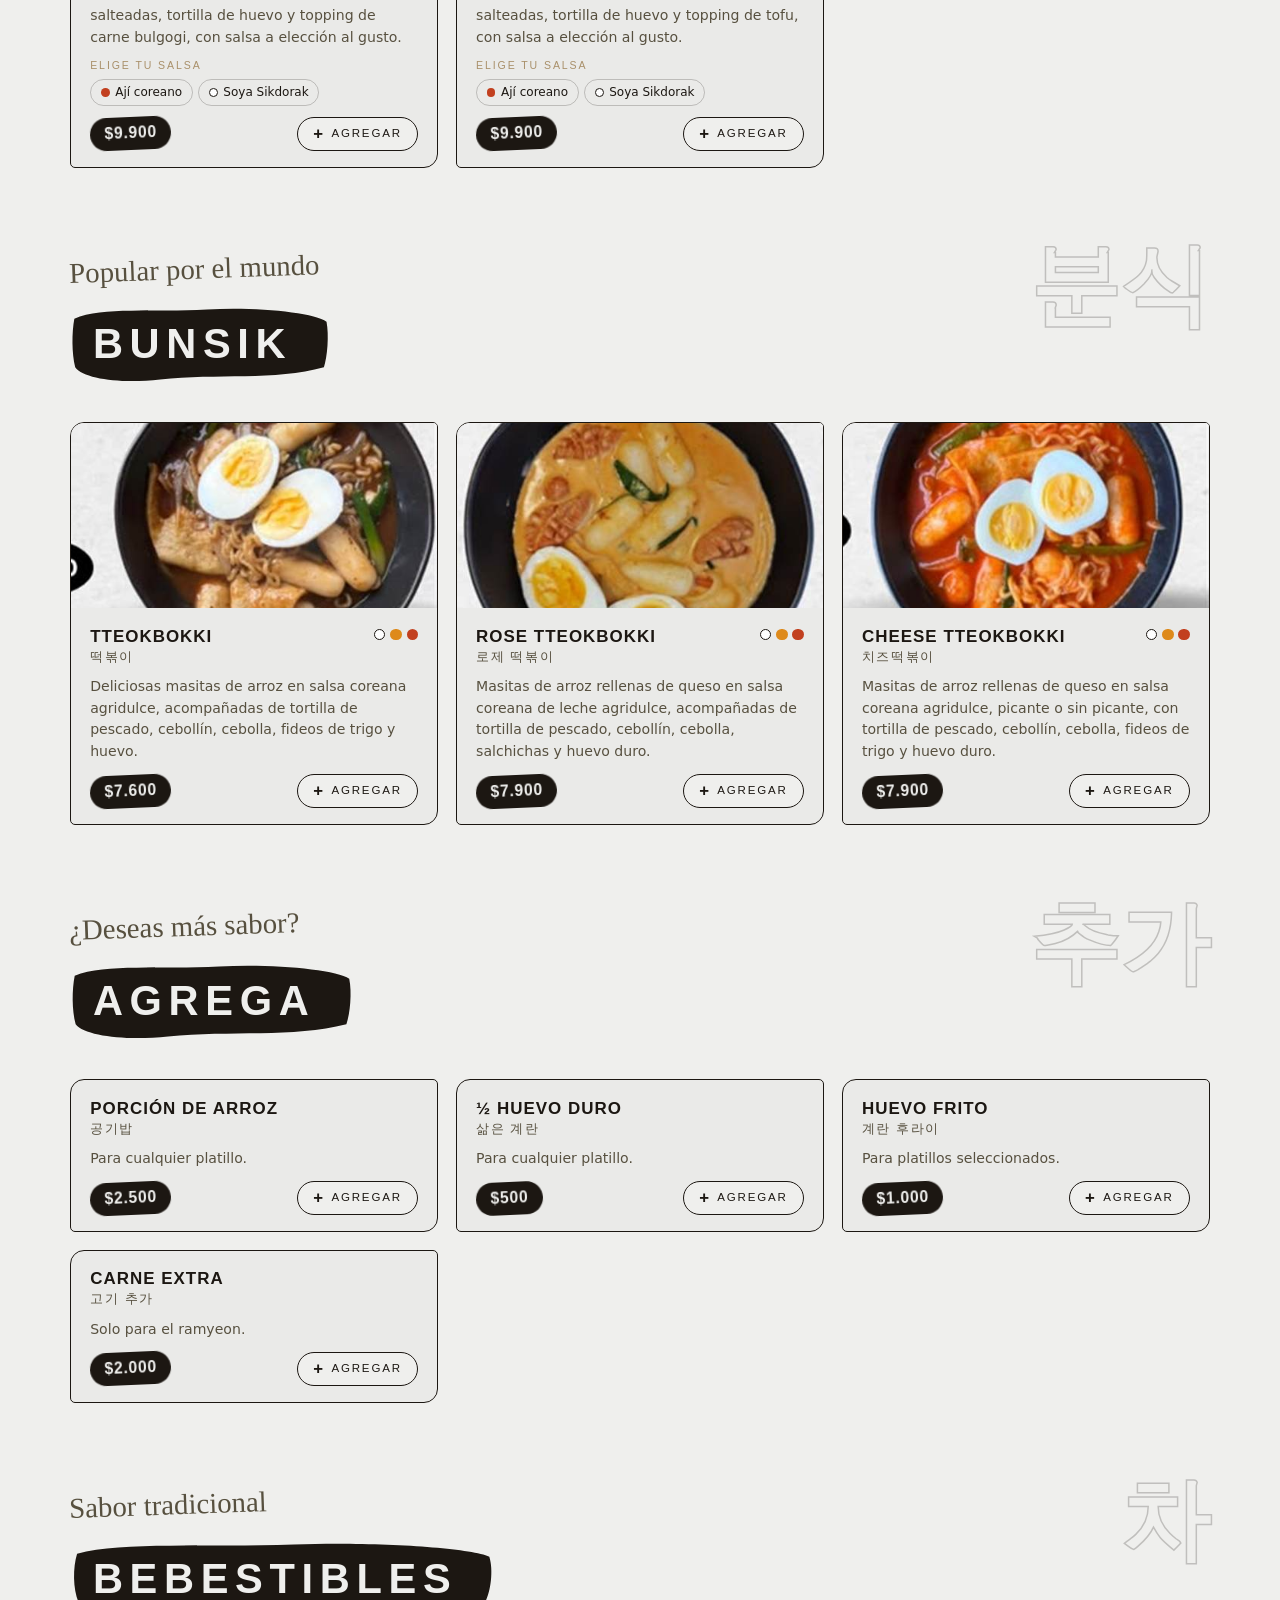
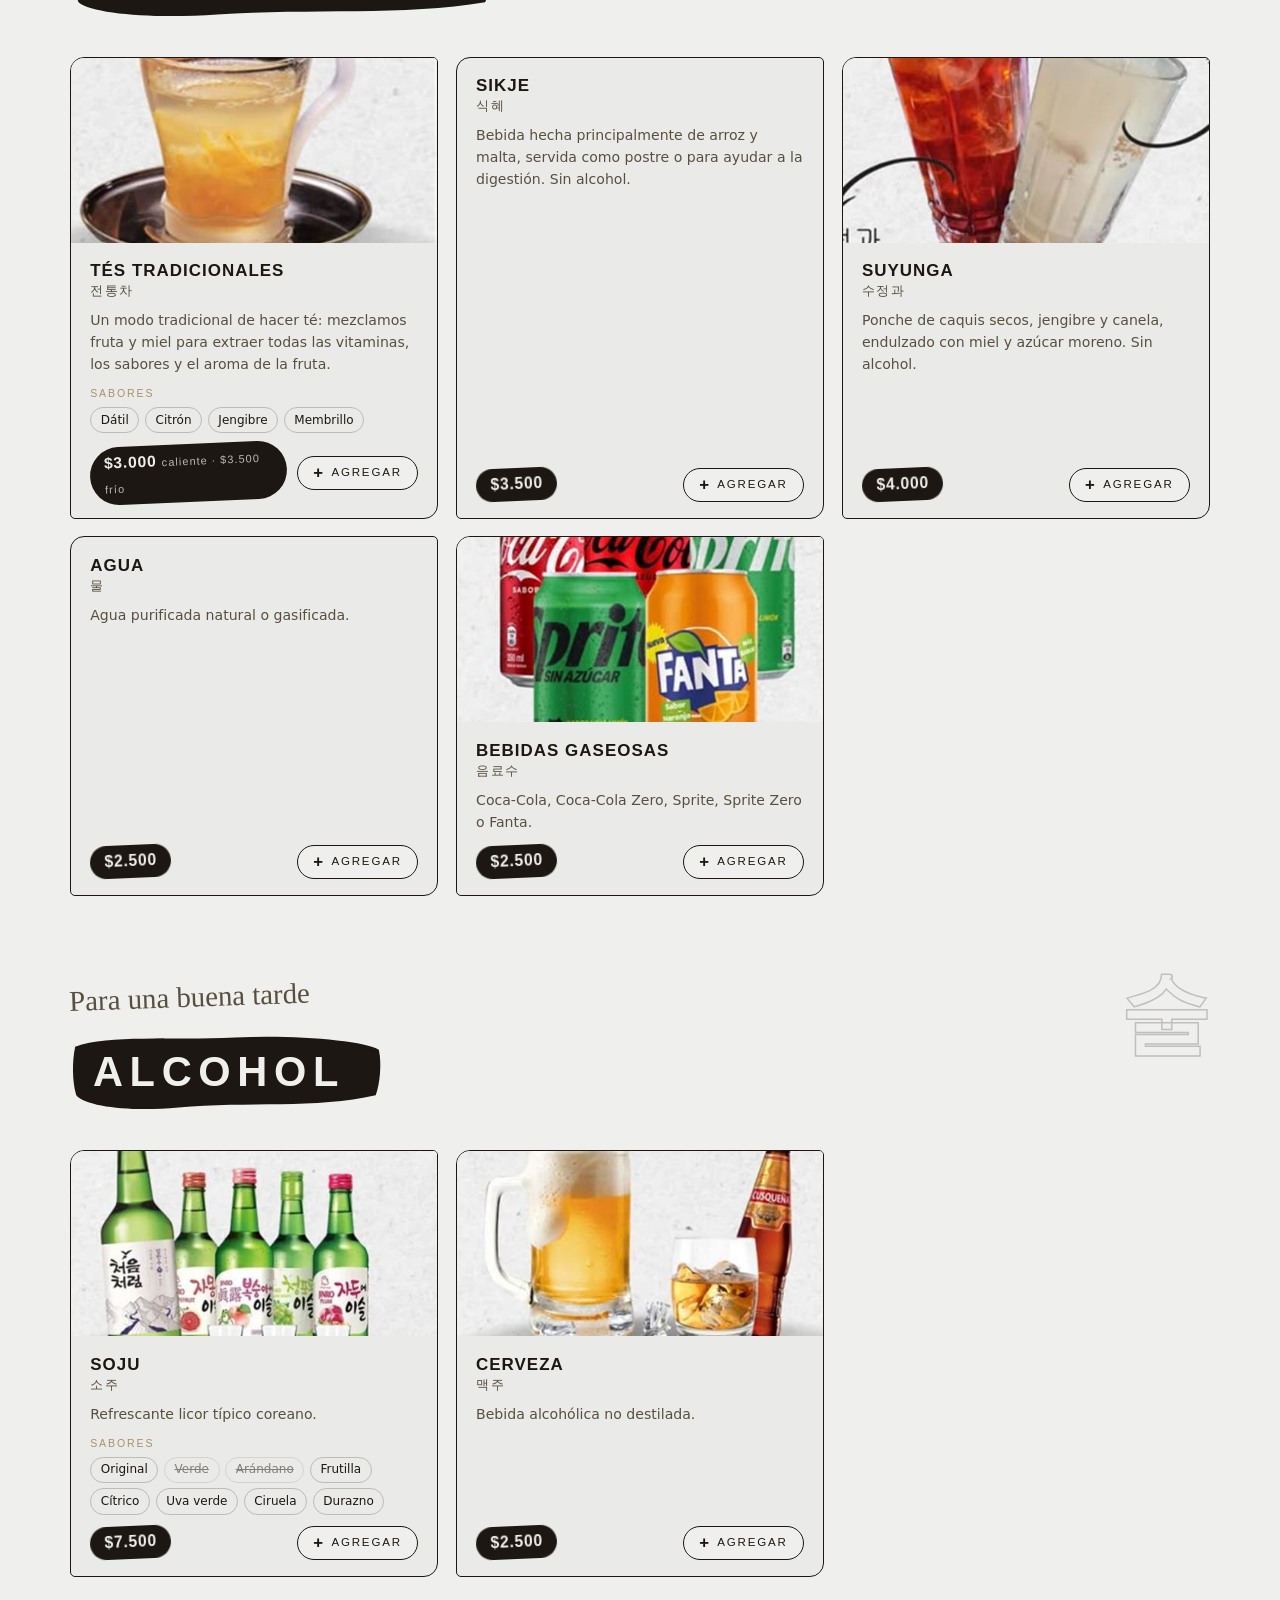
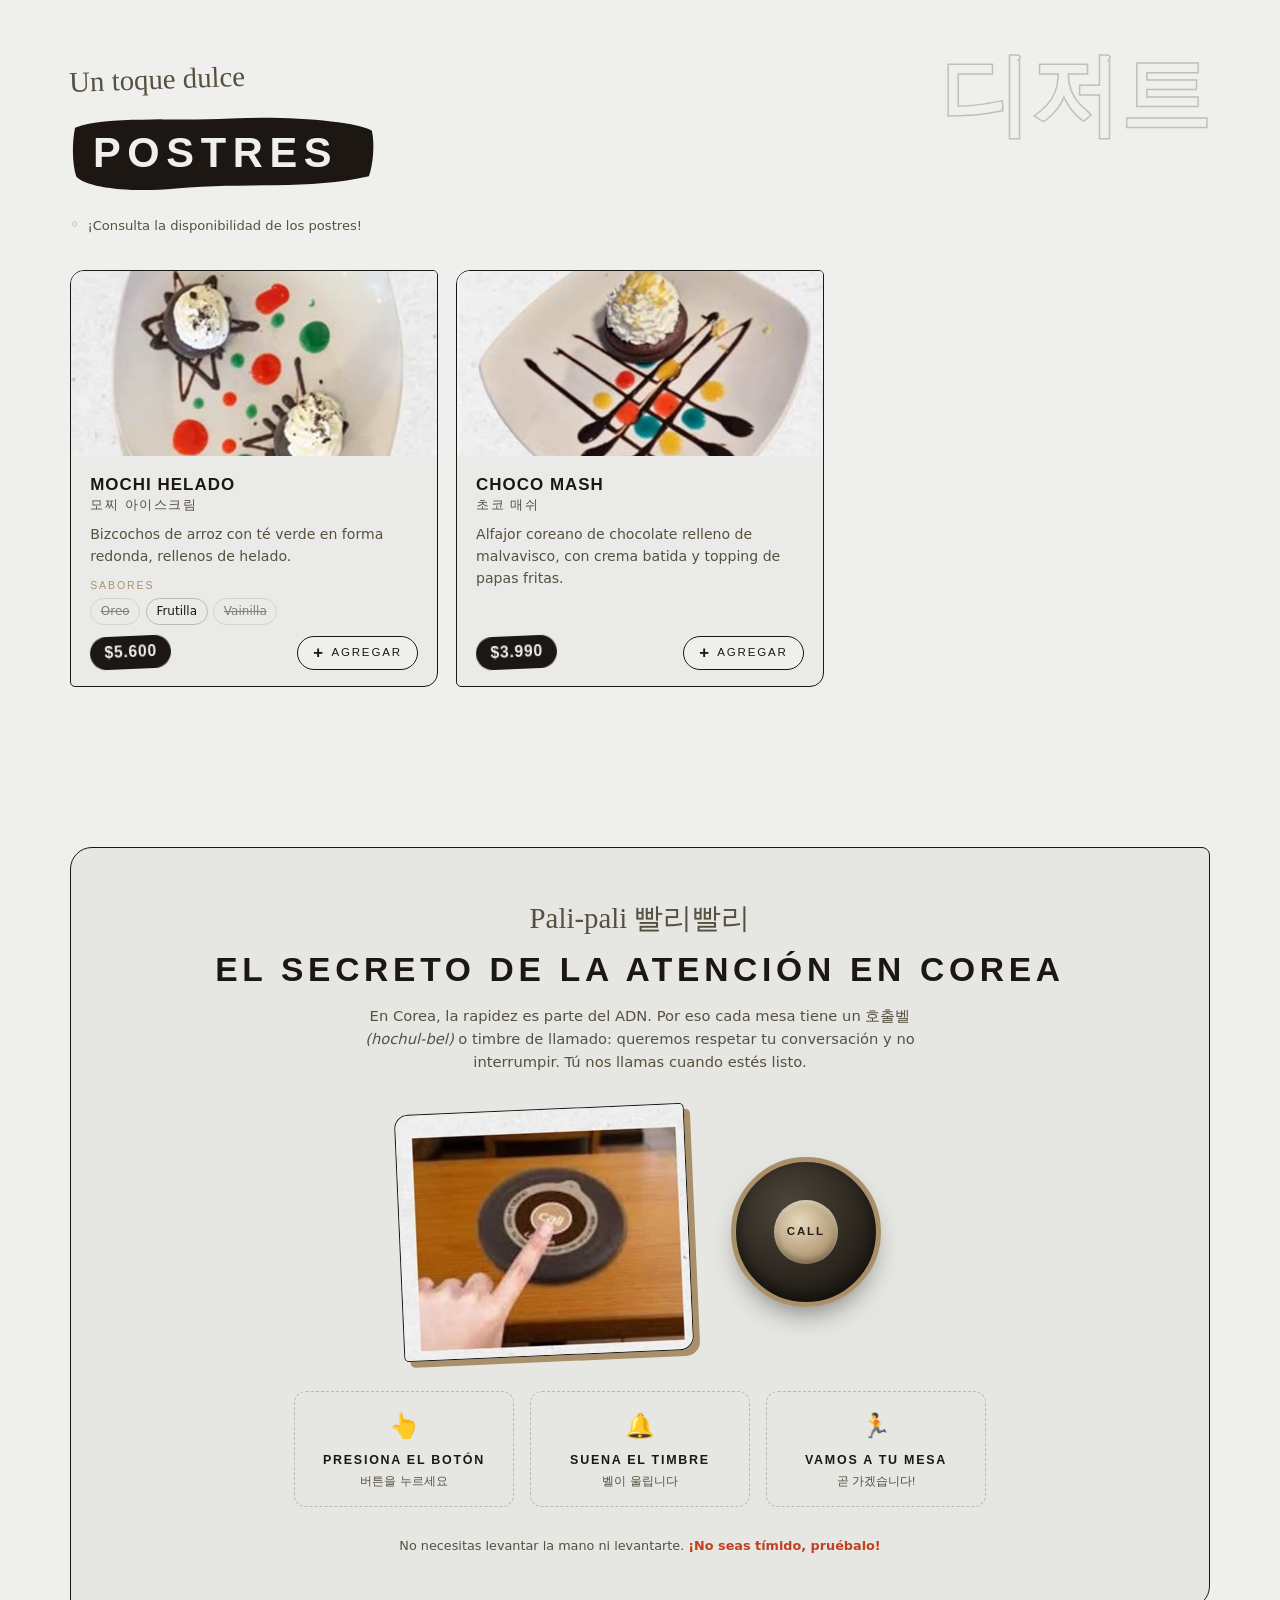
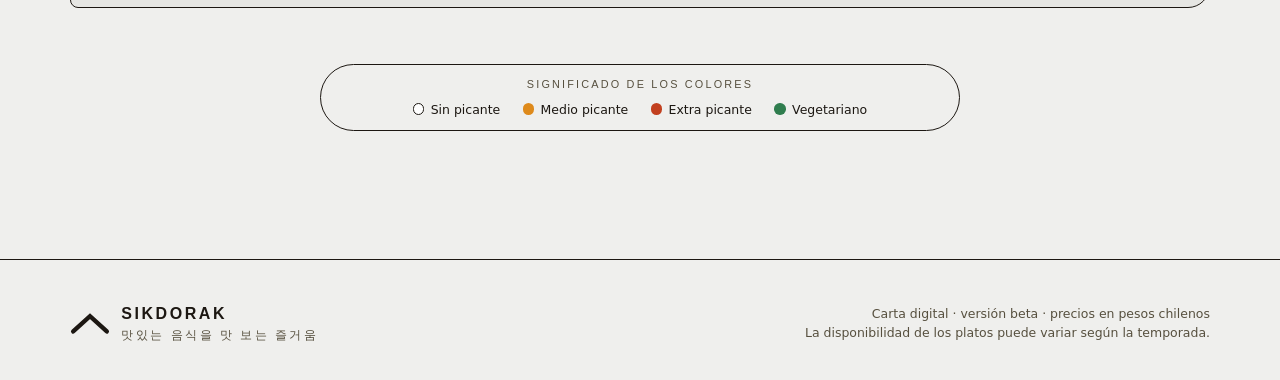
<file: sikdorak/sikdorak-web/index.html>
<!DOCTYPE html>
<html lang="es">
<head>
<meta charset="UTF-8">
<meta name="viewport" content="width=device-width, initial-scale=1">
<meta name="description" content="Sikdorak 식도락 — Restaurante coreano. Carta digital interactiva: pollo frito coreano, mandu, ramyeon, sopas, planchas, bibimbap, tteokbokki, bebestibles tradicionales y más.">
<meta property="og:title" content="Sikdorak 식도락 · Carta">
<meta property="og:description" content="맛있는 음식을 맛 보는 즐거움 — El placer de probar comida deliciosa. Carta digital del restaurante coreano Sikdorak.">
<meta property="og:type" content="website">
<meta property="og:url" content="https://setrof.cl/sikdorak/sikdorak-web/index.html">
<meta property="og:image" content="https://setrof.cl/sikdorak/sikdorak-web/img/logo.jpg">
<meta property="og:image:secure_url" content="https://setrof.cl/sikdorak/sikdorak-web/img/logo.jpg">
<meta property="og:image:type" content="image/jpeg">
<meta property="og:image:width" content="600">
<meta property="og:image:height" content="600">
<meta property="og:image:alt" content="Logo Sikdorak · Restaurante coreano">
<meta property="og:site_name" content="Sikdorak 식도락">
<meta name="twitter:card" content="summary">
<meta name="twitter:title" content="Sikdorak 식도락 · Carta">
<meta name="twitter:description" content="El placer de probar comida deliciosa. Carta digital del restaurante coreano Sikdorak.">
<meta name="twitter:image" content="https://setrof.cl/sikdorak/sikdorak-web/img/logo.jpg">
<meta name="color-scheme" content="light">
<meta name="theme-color" content="#EFEFED">
<link rel="icon" href="data:image/svg+xml,%3Csvg xmlns='http://www.w3.org/2000/svg' viewBox='0 0 100 100'%3E%3Cpath d='M10 72 L50 22 L90 72' fill='none' stroke='%231C1712' stroke-width='14' stroke-linecap='round'/%3E%3C/svg%3E">
<title>Sikdorak 식도락 · Carta</title>
<style>
/* ================================================================
   SIKDORAK 식도락 — Carta digital
   Identidad: tinta (먹) sobre papel hanji · pincelada · pali-pali
   ================================================================ */
:root{
  --paper:#EFEFED;
  --paper-2:#E6E6E3;
  --card:#EAEAE8;
  --ink:#1C1712;
  --ink-soft:#57503F;
  --line:rgba(28,23,18,.22);
  --red:#C2401F;
  --orange:#DE8A1B;
  --green:#2F7D4E;
  --tan:#A9906A;
  --dot-none:#FFFFFF;
  --shadow:rgba(28,23,18,1);
  --font-display:"Bahnschrift","Bahnschrift SemiCondensed","Arial Narrow","Helvetica Neue",Arial,sans-serif;
  --font-body:"Segoe UI",system-ui,-apple-system,Roboto,sans-serif;
  --font-kr:"Malgun Gothic","Apple SD Gothic Neo","Noto Sans KR",sans-serif;
  --font-script:"Segoe Script","Brush Script MT","Snell Roundhand",cursive;
}
:root[data-theme="light"]{
  --paper:#EFEFED; --paper-2:#E6E6E3; --card:#EAEAE8;
  --ink:#1C1712; --ink-soft:#57503F; --line:rgba(28,23,18,.22);
  --red:#C2401F; --orange:#DE8A1B; --green:#2F7D4E; --tan:#A9906A;
  --dot-none:#FFFFFF;
}

*{box-sizing:border-box;margin:0;padding:0}
html{scroll-behavior:smooth}
body{
  background:var(--paper);
  color:var(--ink);
  font-family:var(--font-body);
  font-size:16px;
  line-height:1.55;
  -webkit-font-smoothing:antialiased;
  overflow-x:hidden;
}
/* grano de papel hanji */
body::before{
  content:"";
  position:fixed;inset:0;
  pointer-events:none;
  z-index:2000;
  opacity:.30;
  background-image:url("data:image/svg+xml,%3Csvg xmlns='http://www.w3.org/2000/svg' width='160' height='160'%3E%3Cfilter id='n'%3E%3CfeTurbulence type='fractalNoise' baseFrequency='0.85' numOctaves='2' stitchTiles='stitch'/%3E%3CfeColorMatrix type='matrix' values='0 0 0 0 0.42 0 0 0 0 0.42 0 0 0 0 0.42 0 0 0 0.5 0'/%3E%3C/filter%3E%3Crect width='100%25' height='100%25' filter='url(%23n)'/%3E%3C/svg%3E");
  mix-blend-mode:multiply;
}

a{color:inherit}
button{font:inherit;color:inherit;background:none;border:0;cursor:pointer}
img,svg{max-width:100%;display:block}
::selection{background:var(--red);color:#fff}

/* ---------- cabecera fija ---------- */
.topbar{
  position:sticky;top:0;z-index:100;
  background:color-mix(in srgb, var(--paper) 88%, transparent);
  backdrop-filter:blur(10px);
  -webkit-backdrop-filter:blur(10px);
  border-bottom:1.5px solid var(--ink);
}
.topbar-in{
  max-width:1180px;margin:0 auto;
  display:flex;align-items:center;gap:1rem;
  padding:.55rem 1.25rem;
}
.brand{
  display:flex;align-items:center;gap:.55rem;
  text-decoration:none;flex:none;
}
.brand svg{width:34px;height:26px}
.brand svg path{stroke:var(--ink)}
.brand-name{
  font-family:var(--font-display);
  font-weight:700;font-size:1.12rem;letter-spacing:.14em;
}
.brand-kr{
  font-family:var(--font-kr);
  font-size:.7rem;color:var(--ink-soft);letter-spacing:.3em;margin-left:.1rem;
}
nav.cats{
  flex:1;display:flex;gap:.4rem;overflow-x:auto;
  scrollbar-width:none;padding:.25rem 0;
  -webkit-overflow-scrolling:touch;
}
nav.cats::-webkit-scrollbar{display:none}
.cat{
  flex:none;
  font-family:var(--font-display);
  font-size:.78rem;letter-spacing:.1em;text-transform:uppercase;
  padding:.3rem .75rem;
  border:1.5px solid var(--ink);
  border-radius:999px;
  text-decoration:none;
  transition:background .18s,color .18s,transform .18s;
  white-space:nowrap;
}
.cat:hover{transform:translateY(-1px)}
.cat.active{background:var(--ink);color:var(--paper)}

/* botón hamburguesa (solo móvil) */
.menu-toggle{
  display:none;
  flex:none;margin-left:auto;
  width:44px;height:38px;
  flex-direction:column;justify-content:center;align-items:center;gap:5px;
  border:1.5px solid var(--ink);border-radius:10px;
  background:transparent;
}
.menu-toggle span{
  display:block;width:20px;height:2px;border-radius:2px;
  background:var(--ink);
  transition:transform .28s ease,opacity .2s ease;
}
.topbar.open .menu-toggle span:nth-child(1){transform:translateY(7px) rotate(45deg)}
.topbar.open .menu-toggle span:nth-child(2){opacity:0}
.topbar.open .menu-toggle span:nth-child(3){transform:translateY(-7px) rotate(-45deg)}

/* ---------- héroe ---------- */
.hero{
  position:relative;
  max-width:1180px;margin:0 auto;
  padding:5.5rem 1.25rem 4rem;
  text-align:center;
  min-height:78vh;
  display:flex;flex-direction:column;align-items:center;justify-content:center;
}
.corner{
  position:absolute;width:74px;height:74px;opacity:.75;
}
.corner path{stroke:var(--ink);stroke-width:5;fill:none}
.corner.tl{top:24px;left:20px}
.corner.tr{top:24px;right:20px;transform:scaleX(-1)}
.corner.bl{bottom:24px;left:20px;transform:scaleY(-1)}
.corner.br{bottom:24px;right:20px;transform:scale(-1,-1)}

.hero-eyebrow{
  font-family:var(--font-display);
  text-transform:uppercase;letter-spacing:.42em;font-size:.8rem;
  color:var(--ink-soft);
  margin-bottom:1.6rem;
}
.roof{width:min(430px,78vw);height:auto;margin:0 auto .4rem}
.roof path{
  stroke:var(--ink);stroke-width:17;stroke-linecap:round;fill:none;
}
.hero-kr{
  font-family:var(--font-kr);
  font-size:clamp(3.2rem,11vw,6.2rem);
  font-weight:700;line-height:1.05;
  letter-spacing:.06em;
}
.hero-name{
  font-family:var(--font-display);
  font-weight:700;
  font-size:clamp(1.15rem,3.4vw,1.7rem);
  letter-spacing:.58em;text-indent:.58em;
  margin-top:.9rem;
}
.hero-tag{
  margin-top:1.1rem;color:var(--ink-soft);
  font-size:.95rem;
}
.hero-tag .kr{font-family:var(--font-kr);letter-spacing:.18em;display:block;font-size:.85rem;margin-bottom:.2rem}
.hero-cta{
  margin-top:2.4rem;
  display:inline-flex;align-items:center;gap:.6rem;
  font-family:var(--font-display);
  text-transform:uppercase;letter-spacing:.22em;font-size:.85rem;
  padding:.85rem 1.7rem;
  background:var(--ink);color:var(--paper);
  border-radius:999px;
  text-decoration:none;
  transition:transform .18s,box-shadow .18s;
  box-shadow:0 0 0 0 var(--ink);
}
.hero-cta:hover{transform:translate(-2px,-2px);box-shadow:4px 4px 0 0 var(--tan)}
.hero-beta{
  position:absolute;top:96px;right:8%;
  font-family:var(--font-display);
  font-size:.68rem;letter-spacing:.28em;text-transform:uppercase;
  color:var(--red);
  border:1.5px solid var(--red);
  padding:.28rem .7rem;border-radius:999px;
  transform:rotate(6deg);
}

/* animación de carga */
@keyframes drawStroke{to{stroke-dashoffset:0}}
@keyframes riseIn{from{opacity:0;transform:translateY(18px)}to{opacity:1;transform:none}}
.roof path{stroke-dasharray:340;stroke-dashoffset:340;animation:drawStroke 1s ease-out forwards}
.roof path:nth-child(2){animation-delay:.25s}
.hero-kr,.hero-name,.hero-tag,.hero-cta,.hero-eyebrow{opacity:0;animation:riseIn .7s ease-out forwards}
.hero-eyebrow{animation-delay:.15s}
.hero-kr{animation-delay:.5s}
.hero-name{animation-delay:.7s}
.hero-tag{animation-delay:.85s}
.hero-cta{animation-delay:1s}

/* ---------- barra de filtros ---------- */
.filters{
  position:sticky;top:56px;z-index:90;
  background:color-mix(in srgb, var(--paper) 92%, transparent);
  backdrop-filter:blur(10px);
  -webkit-backdrop-filter:blur(10px);
  border-top:1px solid var(--line);
  border-bottom:1px solid var(--line);
}
.filters-in{
  max-width:1180px;margin:0 auto;
  display:flex;align-items:center;gap:.5rem;
  padding:.6rem 1.25rem;
  overflow-x:auto;scrollbar-width:none;
}
.filters-in::-webkit-scrollbar{display:none}
.filters-label{
  flex:none;
  font-family:var(--font-display);
  font-size:.68rem;letter-spacing:.24em;text-transform:uppercase;
  color:var(--ink-soft);
  padding-right:.35rem;
}
.fchip{
  flex:none;
  display:inline-flex;align-items:center;gap:.45rem;
  font-size:.8rem;
  padding:.32rem .8rem;
  border:1.5px solid var(--line);
  border-radius:999px;
  transition:border-color .15s,background .15s,transform .15s;
}
.fchip:hover{border-color:var(--ink);transform:translateY(-1px)}
.fchip[aria-pressed="true"]{background:var(--ink);color:var(--paper);border-color:var(--ink)}
.fchip[aria-pressed="true"] .dot{box-shadow:0 0 0 2px var(--paper)}
.fsearch{
  flex:none;display:inline-flex;align-items:center;gap:.4rem;
  border:1.5px solid var(--line);border-radius:999px;
  padding:.28rem .8rem;
  min-width:160px;
}
.fsearch input{
  border:0;background:none;outline:none;color:inherit;
  font:inherit;font-size:.82rem;width:120px;
}
.fsearch input::placeholder{color:var(--ink-soft)}
.fcount{
  flex:none;font-size:.75rem;color:var(--ink-soft);white-space:nowrap;
  padding-left:.25rem;
}

/* puntitos de picante — el lenguaje del menú original */
.dot{
  width:.72rem;height:.72rem;border-radius:50%;
  display:inline-block;flex:none;
  border:1.5px solid var(--ink);
}
.dot.none{background:var(--dot-none)}
.dot.medium{background:var(--orange);border-color:transparent}
.dot.hot{background:var(--red);border-color:transparent}
.dot.veg{background:var(--green);border-color:transparent}

/* ---------- secciones ---------- */
main{max-width:1180px;margin:0 auto;padding:0 1.25rem 4rem}
section.menu-sec{padding:4.2rem 0 1rem;scroll-margin-top:120px;position:relative}
.sec-head{position:relative;margin-bottom:2rem}
.sec-eyebrow{
  font-family:var(--font-script);
  font-size:clamp(1.35rem,3vw,1.8rem);
  color:var(--ink-soft);
  transform:rotate(-2deg);
  transform-origin:left bottom;
  margin-bottom:.2rem;
}
h2.brush{
  position:relative;
  display:inline-block;
  font-family:var(--font-display);
  font-weight:700;
  font-size:clamp(1.7rem,4.5vw,2.6rem);
  letter-spacing:.16em;text-transform:uppercase;
  color:var(--paper);
  padding:.32em .9em .32em .55em;
  z-index:1;
}
h2.brush::before{
  content:"";
  position:absolute;inset:0;z-index:-1;
  background:var(--ink);
  -webkit-mask-image:url("data:image/svg+xml,%3Csvg xmlns='http://www.w3.org/2000/svg' viewBox='0 0 300 60' preserveAspectRatio='none'%3E%3Cpath d='M5 13 C 38 5 96 9 158 7 C 214 5 282 9 296 15 C 299 24 297 38 293 45 C 236 54 170 49 104 53 C 62 56 16 53 6 45 C 2 36 2 22 5 13 Z' fill='%23000'/%3E%3C/svg%3E");
  mask-image:url("data:image/svg+xml,%3Csvg xmlns='http://www.w3.org/2000/svg' viewBox='0 0 300 60' preserveAspectRatio='none'%3E%3Cpath d='M5 13 C 38 5 96 9 158 7 C 214 5 282 9 296 15 C 299 24 297 38 293 45 C 236 54 170 49 104 53 C 62 56 16 53 6 45 C 2 36 2 22 5 13 Z' fill='%23000'/%3E%3C/svg%3E");
  -webkit-mask-size:100% 100%;mask-size:100% 100%;
}
.sec-kr{
  position:absolute;right:0;top:-.6rem;
  font-family:var(--font-kr);
  font-weight:700;
  font-size:clamp(3rem,9vw,5.6rem);
  line-height:1;
  color:transparent;
  -webkit-text-stroke:1.5px var(--line);
  pointer-events:none;
  user-select:none;
}
.sec-note{
  margin-top:.9rem;
  font-size:.82rem;color:var(--ink-soft);
  display:flex;align-items:baseline;gap:.5rem;
}
.sec-note::before{content:"◦";color:var(--tan);font-size:1rem}

/* ---------- tarjetas ---------- */
.grid{
  display:grid;
  grid-template-columns:repeat(auto-fill,minmax(310px,1fr));
  gap:1.1rem;
}
.item{
  position:relative;
  background:var(--card);
  border:1.5px solid var(--ink);
  border-radius:14px 5px 14px 5px;
  overflow:hidden;
  display:flex;flex-direction:column;
  transition:transform .18s,box-shadow .18s;
}
.item-photo{margin:0}
.item-photo img{width:100%;height:185px;object-fit:cover;display:block}
.item-body{flex:1;display:flex;flex-direction:column;gap:.55rem;padding:1.1rem 1.2rem 1rem}
.item:hover{transform:translate(-2px,-2px);box-shadow:4px 4px 0 0 var(--ink)}
.item.is-out{opacity:.62}
.item.is-out:hover{transform:none;box-shadow:none}
.item-top{display:flex;align-items:flex-start;gap:.6rem}
.item-names{flex:1;min-width:0}
h3.item-name{
  font-family:var(--font-display);
  font-weight:700;font-size:1.06rem;letter-spacing:.06em;text-transform:uppercase;
  line-height:1.25;
}
.item-kr{
  font-family:var(--font-kr);
  font-size:.82rem;color:var(--ink-soft);letter-spacing:.12em;
}
.item-dots{display:flex;gap:.3rem;padding-top:.2rem;flex:none}
.item-desc{font-size:.88rem;color:var(--ink-soft);flex:1}
.item-opts{display:flex;flex-wrap:wrap;gap:.35rem;align-items:center}
.opts-label{
  font-family:var(--font-display);
  font-size:.66rem;letter-spacing:.18em;text-transform:uppercase;
  color:var(--tan);width:100%;
}
.opt{
  display:inline-flex;align-items:center;gap:.35rem;
  font-size:.75rem;
  border:1.5px solid var(--line);
  border-radius:999px;
  padding:.18rem .6rem;
  transition:border-color .15s,background .15s;
}
.opt .dot{width:.55rem;height:.55rem}
.opt:hover{border-color:var(--ink)}
.opt[aria-pressed="true"]{background:var(--ink);color:var(--paper);border-color:var(--ink)}
.opt.opt-out{opacity:.5;text-decoration:line-through;cursor:not-allowed}
.item-foot{display:flex;align-items:center;justify-content:space-between;gap:.6rem;margin-top:.15rem}
.price{
  font-family:var(--font-display);
  font-weight:700;font-size:.98rem;letter-spacing:.05em;
  background:var(--ink);color:var(--paper);
  padding:.28rem .9rem;
  border-radius:999px;
  transform:rotate(-2.5deg);
}
.price small{font-weight:400;font-size:.68rem;letter-spacing:.1em;opacity:.75}
.price-extra{font-size:.72rem;color:var(--ink-soft)}
.stamp{
  position:absolute;top:.85rem;right:.9rem;
  font-family:var(--font-display);
  font-size:.66rem;font-weight:700;letter-spacing:.22em;text-transform:uppercase;
  color:var(--red);
  border:2px solid var(--red);
  border-radius:4px;
  padding:.22rem .55rem;
  transform:rotate(7deg);
  background:color-mix(in srgb, var(--paper) 70%, transparent);
}

/* revelado al hacer scroll */
.reveal{opacity:0;transform:translateY(22px);transition:opacity .6s ease,transform .6s ease}
.reveal.in{opacity:1;transform:none}

/* mensaje sin resultados */
.empty-msg{
  display:none;
  text-align:center;
  padding:4rem 1rem;
  color:var(--ink-soft);
}
.empty-msg .kr{font-family:var(--font-kr);font-size:2rem;display:block;margin-bottom:.6rem}
body.no-results .empty-msg{display:block}

/* ---------- sección timbre ---------- */
.timbre{
  margin:5rem 0 2rem;
  border:1.5px solid var(--ink);
  border-radius:22px 8px 22px 8px;
  padding:3rem 1.5rem 3.2rem;
  text-align:center;
  position:relative;
  overflow:hidden;
  scroll-margin-top:120px;
  background:var(--paper-2);
}
.timbre .sec-eyebrow{transform:none;text-align:center}
.timbre h2{
  font-family:var(--font-display);
  font-size:clamp(1.4rem,3.6vw,2.1rem);
  letter-spacing:.14em;text-transform:uppercase;
  margin-bottom:.6rem;
}
.timbre-sub{max-width:560px;margin:0 auto 2.2rem;color:var(--ink-soft);font-size:.92rem}
.timbre-sub .kr{font-family:var(--font-kr)}
.timbre-stage{display:flex;align-items:center;justify-content:center;gap:2.6rem;flex-wrap:wrap;margin-bottom:2.2rem}
.timbre-photo{margin:0;transform:rotate(-2.5deg)}
.timbre-photo img{
  width:min(290px,72vw);
  border:1.5px solid var(--ink);
  border-radius:14px 5px 14px 5px;
  box-shadow:6px 6px 0 0 var(--tan);
}
.bell-wrap{position:relative;display:inline-block}
.bell-btn{
  position:relative;
  width:150px;height:150px;border-radius:50%;
  background:radial-gradient(circle at 38% 32%, #4d453a, #241f18 70%);
  border:5px solid var(--tan);
  box-shadow:0 14px 30px -12px rgba(0,0,0,.55), inset 0 -6px 14px rgba(0,0,0,.5);
  display:flex;align-items:center;justify-content:center;
  transition:transform .12s;
}
.bell-btn:active{transform:scale(.94)}
.bell-core{
  width:64px;height:64px;border-radius:50%;
  background:radial-gradient(circle at 40% 35%, #e8d9bd, var(--tan) 75%);
  display:flex;align-items:center;justify-content:center;
  font-family:var(--font-display);
  font-size:.72rem;font-weight:700;letter-spacing:.16em;text-transform:uppercase;
  color:#241f18;
  box-shadow:inset 0 2px 5px rgba(255,255,255,.5), inset 0 -3px 6px rgba(0,0,0,.35);
}
.ring{
  position:absolute;inset:0;border-radius:50%;
  border:2.5px solid var(--tan);
  opacity:0;pointer-events:none;
}
@keyframes ringOut{
  0%{opacity:.85;transform:scale(1)}
  100%{opacity:0;transform:scale(2.15)}
}
.bell-wrap.ringing .ring{animation:ringOut 1.1s ease-out}
.bell-wrap.ringing .ring:nth-child(3){animation-delay:.28s}
.dingdong{
  position:absolute;left:50%;top:-14px;
  transform:translateX(-50%);
  font-family:var(--font-script);
  font-size:1.25rem;color:var(--red);
  opacity:0;pointer-events:none;white-space:nowrap;
}
@keyframes floatUp{
  0%{opacity:0;transform:translate(-50%,10px)}
  25%{opacity:1}
  100%{opacity:0;transform:translate(-50%,-34px)}
}
.bell-wrap.ringing .dingdong{animation:floatUp 1.5s ease-out}
.steps{
  display:flex;justify-content:center;gap:1rem;flex-wrap:wrap;
  max-width:720px;margin:0 auto;
}
.step{
  flex:1 1 180px;max-width:220px;
  border:1.5px dashed var(--line);
  border-radius:12px;
  padding:1rem .9rem;
  transition:border-color .3s,background .3s,transform .3s;
}
.step .s-ico{font-size:1.5rem;margin-bottom:.35rem}
.step .s-t{
  font-family:var(--font-display);
  font-size:.78rem;font-weight:700;letter-spacing:.14em;text-transform:uppercase;
}
.step .s-kr{font-family:var(--font-kr);font-size:.72rem;color:var(--ink-soft);margin-top:.15rem}
.step.lit{
  border-style:solid;border-color:var(--ink);
  background:var(--card);
  transform:translateY(-4px);
}
.timbre-hint{margin-top:1.8rem;font-size:.8rem;color:var(--ink-soft)}
.timbre-hint b{color:var(--red)}

/* ---------- leyenda ---------- */
.legend{
  margin:3.5rem auto 0;
  max-width:640px;
  border:1.5px solid var(--ink);
  border-radius:999px;
  display:flex;flex-wrap:wrap;justify-content:center;gap:.4rem 1.4rem;
  padding:.7rem 1.4rem;
  font-size:.78rem;
}
.legend-t{
  font-family:var(--font-display);
  letter-spacing:.2em;text-transform:uppercase;font-size:.68rem;
  width:100%;text-align:center;color:var(--ink-soft);
}
.legend span.li{display:inline-flex;align-items:center;gap:.4rem}

/* ---------- pie ---------- */
footer{
  border-top:1.5px solid var(--ink);
  margin-top:4rem;
}
.foot-in{
  max-width:1180px;margin:0 auto;
  padding:2.6rem 1.25rem 2.2rem;
  display:flex;flex-wrap:wrap;gap:1.6rem;
  align-items:center;justify-content:space-between;
}
.foot-brand{display:flex;align-items:center;gap:.7rem}
.foot-brand svg{width:40px;height:30px}
.foot-brand svg path{stroke:var(--ink)}
.foot-name{
  font-family:var(--font-display);font-weight:700;letter-spacing:.16em;
}
.foot-kr{font-family:var(--font-kr);font-size:.72rem;color:var(--ink-soft);letter-spacing:.22em}
.foot-meta{font-size:.78rem;color:var(--ink-soft);text-align:right}
.foot-meta .credit{
  font-family:var(--font-display);
  letter-spacing:.18em;text-transform:uppercase;font-size:.68rem;
  margin-top:.35rem;
}
.foot-meta .credit b{color:var(--tan)}

/* ---------- botón "agregar" en la tarjeta ---------- */
.add-btn{
  display:inline-flex;align-items:center;gap:.4rem;
  font-family:var(--font-display);
  font-size:.72rem;letter-spacing:.16em;text-transform:uppercase;
  padding:.44rem .95rem;
  border:1.5px solid var(--ink);border-radius:999px;
  background:var(--paper);
  transition:background .15s,color .15s,transform .15s;
  white-space:nowrap;flex:none;
}
.add-btn:hover{background:var(--ink);color:var(--paper);transform:translateY(-1px)}
.add-btn .plus{font-size:1.05rem;line-height:0;font-weight:700}
.add-btn.added{background:var(--green);border-color:var(--green);color:#fff}

/* ---------- botón flotante "mi pedido" ---------- */
.cart-fab{
  position:fixed;right:1.15rem;bottom:1.15rem;z-index:1200;
  display:none;align-items:center;gap:.6rem;
  font-family:var(--font-display);
  font-size:.78rem;letter-spacing:.14em;text-transform:uppercase;
  padding:.85rem 1.25rem;
  background:var(--ink);color:var(--paper);
  border-radius:999px;
  box-shadow:0 12px 26px -10px rgba(28,23,18,.65);
  transition:transform .18s;
}
.cart-fab.show{display:inline-flex}
.cart-fab:hover{transform:translateY(-2px)}
.cart-fab .fab-count{
  background:var(--red);color:#fff;
  min-width:1.45rem;height:1.45rem;border-radius:999px;
  display:inline-flex;align-items:center;justify-content:center;
  font-size:.82rem;padding:0 .35rem;
}
.cart-fab.bump{animation:fabBump .4s ease}
@keyframes fabBump{0%,100%{transform:none}30%{transform:scale(1.13)}}

/* ---------- panel del carrito ---------- */
.cart-overlay{
  position:fixed;inset:0;z-index:1300;
  background:rgba(28,23,18,.42);
  opacity:0;visibility:hidden;transition:opacity .25s,visibility .25s;
}
.cart-overlay.open{opacity:1;visibility:visible}
.cart-panel{
  position:fixed;top:0;right:0;z-index:1400;
  width:min(420px,100%);height:100%;
  background:var(--paper);
  border-left:1.5px solid var(--ink);
  display:flex;flex-direction:column;
  transform:translateX(100%);
  transition:transform .3s cubic-bezier(.4,0,.2,1);
}
.cart-panel.open{transform:none}
.cart-head{
  display:flex;align-items:center;justify-content:space-between;gap:1rem;
  padding:1.3rem 1.3rem 1rem;border-bottom:1.5px solid var(--ink);
}
.cart-title{font-family:var(--font-display);font-weight:700;letter-spacing:.16em;text-transform:uppercase;font-size:1.05rem}
.cart-title .kr{font-family:var(--font-kr);font-size:.72rem;color:var(--ink-soft);letter-spacing:.24em;margin-left:.4rem}
.cart-close{width:38px;height:38px;border:1.5px solid var(--ink);border-radius:10px;font-size:1rem;display:flex;align-items:center;justify-content:center;flex:none}
.cart-close:hover{background:var(--ink);color:var(--paper)}
.cart-note{padding:.85rem 1.3rem;font-size:.78rem;color:var(--ink-soft);border-bottom:1px solid var(--line)}
.cart-list{flex:1;overflow-y:auto;padding:.4rem 1.3rem}
.cart-empty{padding:3rem 1rem;text-align:center;color:var(--ink-soft)}
.cart-empty .kr{font-family:var(--font-kr);font-size:1.8rem;display:block;margin-bottom:.5rem;color:var(--ink)}

.cline{display:flex;gap:.8rem;align-items:flex-start;padding:1rem 0;border-bottom:1px dashed var(--line)}
.cline-main{flex:1;min-width:0}
.cline-name{font-family:var(--font-display);font-weight:700;font-size:.92rem;letter-spacing:.04em;text-transform:uppercase;line-height:1.25}
.cline-opt{font-size:.76rem;color:var(--ink-soft);margin-top:.15rem}
.cline-opt::before{content:"↳ ";color:var(--tan)}
.cline-price{font-size:.78rem;color:var(--ink-soft);margin-top:.25rem}
.cline-right{display:flex;flex-direction:column;align-items:flex-end;gap:.55rem;flex:none}
.qty{display:inline-flex;align-items:center;border:1.5px solid var(--ink);border-radius:999px;overflow:hidden}
.qty button{width:30px;height:28px;font-size:1.05rem;line-height:0;display:flex;align-items:center;justify-content:center}
.qty button:hover{background:var(--ink);color:var(--paper)}
.qty span{min-width:1.7rem;text-align:center;font-size:.85rem;font-weight:700}
.cline-remove{font-size:.68rem;letter-spacing:.1em;text-transform:uppercase;color:var(--red);text-decoration:underline}

.cart-foot{border-top:1.5px solid var(--ink);padding:1.1rem 1.3rem 1.3rem;background:var(--paper-2)}
.cart-total{display:flex;align-items:baseline;justify-content:space-between;margin-bottom:1rem}
.cart-total .t-label{font-family:var(--font-display);letter-spacing:.16em;text-transform:uppercase;font-size:.78rem;color:var(--ink-soft)}
.cart-total .t-val{font-family:var(--font-display);font-weight:700;font-size:1.45rem}
.cart-actions{display:flex;gap:.6rem}
.cart-btn{
  flex:1;display:inline-flex;align-items:center;justify-content:center;gap:.5rem;
  font-family:var(--font-display);font-size:.76rem;letter-spacing:.16em;text-transform:uppercase;
  padding:.85rem 1rem;border-radius:999px;border:1.5px solid var(--ink);
  transition:transform .15s,box-shadow .15s,background .15s,color .15s;
}
.cart-btn.primary{background:var(--ink);color:var(--paper)}
.cart-btn.primary:hover{transform:translate(-2px,-2px);box-shadow:4px 4px 0 0 var(--tan)}
.cart-btn.ghost{background:transparent}
.cart-btn.ghost:hover{background:var(--ink);color:var(--paper)}

/* toast de aviso */
.toast{
  position:fixed;left:50%;bottom:5.5rem;transform:translateX(-50%) translateY(20px);
  z-index:1500;
  background:var(--ink);color:var(--paper);
  font-size:.82rem;padding:.7rem 1.2rem;border-radius:999px;
  opacity:0;pointer-events:none;transition:opacity .25s,transform .25s;
  max-width:90vw;text-align:center;
}
.toast.show{opacity:1;transform:translateX(-50%) translateY(0)}

@media (max-width:640px){
  .filters{top:52px}
  .sec-kr{display:none}
  .hero{min-height:66vh;padding-top:4rem}
  .hero-beta{top:72px;right:5%}
  .foot-meta{text-align:left}
  section.menu-sec{scroll-margin-top:132px}

  /* la barra de categorías pasa a menú hamburguesa */
  .menu-toggle{display:flex}
  nav.cats{
    position:absolute;top:100%;left:0;right:0;
    flex-direction:column;gap:.5rem;
    padding:1rem 1.1rem 1.2rem;
    background:var(--paper);
    border-bottom:1.5px solid var(--ink);
    box-shadow:0 14px 24px -14px rgba(28,23,18,.5);
    max-height:72vh;overflow-y:auto;
    display:none;
  }
  .topbar.open nav.cats{display:flex}
  nav.cats .cat{
    width:100%;text-align:center;
    padding:.68rem .75rem;font-size:.84rem;
  }

  /* el carrito se convierte en hoja inferior */
  .cart-panel{
    width:100%;height:88vh;top:auto;bottom:0;right:0;
    border-left:0;border-top:1.5px solid var(--ink);
    border-radius:20px 20px 0 0;
    transform:translateY(100%);
  }
  .cart-panel.open{transform:none}
  .cart-fab{right:1rem;bottom:1rem}
}
@media (prefers-reduced-motion: reduce){
  *,*::before,*::after{animation-duration:.01ms !important;animation-iteration-count:1 !important;transition-duration:.01ms !important}
  html{scroll-behavior:auto}
  .hero-kr,.hero-name,.hero-tag,.hero-cta,.hero-eyebrow{opacity:1}
  .roof path{stroke-dashoffset:0}
  .reveal{opacity:1;transform:none}
}
:where(a,button,input):focus-visible{outline:2.5px solid var(--red);outline-offset:2px;border-radius:6px}
</style>
</head>
<body>

<!-- =============== CABECERA =============== -->
<header class="topbar">
  <div class="topbar-in">
    <a class="brand" href="#inicio" aria-label="Sikdorak, volver al inicio">
      <svg viewBox="0 0 100 62" aria-hidden="true"><path d="M8 52 L50 14 L92 52" fill="none" stroke-width="11" stroke-linecap="round"/></svg>
      <span class="brand-name">SIKDORAK</span>
      <span class="brand-kr">식도락</span>
    </a>
    <button class="menu-toggle" id="menuToggle" aria-label="Abrir menú de categorías" aria-expanded="false" aria-controls="catNav">
      <span></span><span></span><span></span>
    </button>
    <nav class="cats" id="catNav" aria-label="Categorías de la carta"></nav>
  </div>
</header>

<!-- =============== HÉROE =============== -->
<section class="hero" id="inicio">
  <svg class="corner tl" viewBox="0 0 80 80" aria-hidden="true"><path d="M4 78 V22 H36 M20 62 V38 H60 M36 22 H78"/></svg>
  <svg class="corner tr" viewBox="0 0 80 80" aria-hidden="true"><path d="M4 78 V22 H36 M20 62 V38 H60 M36 22 H78"/></svg>
  <svg class="corner bl" viewBox="0 0 80 80" aria-hidden="true"><path d="M4 78 V22 H36 M20 62 V38 H60 M36 22 H78"/></svg>
  <svg class="corner br" viewBox="0 0 80 80" aria-hidden="true"><path d="M4 78 V22 H36 M20 62 V38 H60 M36 22 H78"/></svg>
  <span class="hero-beta">Carta digital · Beta</span>

  <p class="hero-eyebrow">Restaurante coreano</p>
  <svg class="roof" viewBox="0 0 430 120" aria-hidden="true">
    <path d="M215 22 C 180 38 90 82 28 104"/>
    <path d="M215 22 C 250 38 340 82 402 104"/>
  </svg>
  <h1 class="hero-kr" lang="ko">식도락</h1>
  <div class="hero-name">SIKDORAK</div>
  <p class="hero-tag">
    <span class="kr" lang="ko">맛있는 음식을 맛 보는 즐거움</span>
    El placer de probar comida deliciosa
  </p>
  <a class="hero-cta" href="#pollo">Ver la carta <span aria-hidden="true">↓</span></a>
</section>

<!-- =============== FILTROS =============== -->
<div class="filters" id="filtros">
  <div class="filters-in">
    <span class="filters-label">Filtra</span>
    <button class="fchip" data-tag="none" aria-pressed="false"><span class="dot none"></span>Sin picante</button>
    <button class="fchip" data-tag="medium" aria-pressed="false"><span class="dot medium"></span>Medio picante</button>
    <button class="fchip" data-tag="hot" aria-pressed="false"><span class="dot hot"></span>Extra picante</button>
    <button class="fchip" data-tag="veg" aria-pressed="false"><span class="dot veg"></span>Vegetariano</button>
    <button class="fchip" id="hideOut" aria-pressed="false">Ocultar agotados</button>
    <label class="fsearch">
      <span aria-hidden="true">⌕</span>
      <input type="search" id="q" placeholder="Buscar plato…" aria-label="Buscar en la carta">
    </label>
    <span class="fcount" id="count" aria-live="polite"></span>
  </div>
</div>

<!-- =============== CARTA =============== -->
<main id="carta"></main>

<div class="empty-msg">
  <span class="kr" lang="ko">없어요…</span>
  Ningún plato coincide con tu búsqueda.<br>Prueba con otros filtros.
</div>

<!-- =============== TIMBRE =============== -->
<main style="padding-top:0">
  <section class="timbre" id="timbre">
    <p class="sec-eyebrow">Pali-pali <span lang="ko">빨리빨리</span></p>
    <h2>El secreto de la atención en Corea</h2>
    <p class="timbre-sub">
      En Corea, la rapidez es parte del ADN. Por eso cada mesa tiene un
      <span class="kr" lang="ko">호출벨</span> <em>(hochul-bel)</em> o timbre de llamado:
      queremos respetar tu conversación y no interrumpir. Tú nos llamas cuando estés listo.
    </p>

    <div class="timbre-stage">
      <figure class="timbre-photo">
        <img id="timbrePhoto" alt="Timbre de llamado hochul-bel instalado en la mesa" loading="lazy">
      </figure>
      <div class="bell-wrap" id="bellWrap">
        <span class="ring"></span>
        <span class="ring"></span>
        <span class="dingdong" lang="ko">딩동 ~ ding-dong!</span>
        <button class="bell-btn" id="bellBtn" aria-label="Probar el timbre de llamado">
          <span class="bell-core">Call</span>
        </button>
      </div>
    </div>

    <div class="steps" id="steps">
      <div class="step"><div class="s-ico" aria-hidden="true">👆</div><div class="s-t">Presiona el botón</div><div class="s-kr" lang="ko">버튼을 누르세요</div></div>
      <div class="step"><div class="s-ico" aria-hidden="true">🔔</div><div class="s-t">Suena el timbre</div><div class="s-kr" lang="ko">벨이 울립니다</div></div>
      <div class="step"><div class="s-ico" aria-hidden="true">🏃</div><div class="s-t">Vamos a tu mesa</div><div class="s-kr" lang="ko">곧 가겠습니다!</div></div>
    </div>

    <p class="timbre-hint">No necesitas levantar la mano ni levantarte. <b>¡No seas tímido, pruébalo!</b></p>
  </section>

  <!-- leyenda de colores -->
  <div class="legend" role="note" aria-label="Significado de los colores">
    <span class="legend-t">Significado de los colores</span>
    <span class="li"><span class="dot none"></span>Sin picante</span>
    <span class="li"><span class="dot medium"></span>Medio picante</span>
    <span class="li"><span class="dot hot"></span>Extra picante</span>
    <span class="li"><span class="dot veg"></span>Vegetariano</span>
  </div>
</main>

<!-- =============== PIE =============== -->
<footer>
  <div class="foot-in">
    <div class="foot-brand">
      <svg viewBox="0 0 100 62" aria-hidden="true"><path d="M8 52 L50 14 L92 52" fill="none" stroke-width="11" stroke-linecap="round"/></svg>
      <div>
        <div class="foot-name">SIKDORAK</div>
        <div class="foot-kr" lang="ko">맛있는 음식을 맛 보는 즐거움</div>
      </div>
    </div>
    <div class="foot-meta">
      Carta digital · versión beta · precios en pesos chilenos<br>
      La disponibilidad de los platos puede variar según la temporada.
    </div>
  </div>
</footer>

<!-- =============== CARRITO · MI PEDIDO =============== -->
<button class="cart-fab" id="cartFab" aria-label="Ver mi pedido">
  <span>Mi pedido</span>
  <span class="fab-count" id="fabCount">0</span>
</button>
<div class="cart-overlay" id="cartOverlay"></div>
<aside class="cart-panel" id="cartPanel" aria-label="Mi pedido" aria-hidden="true">
  <div class="cart-head">
    <div class="cart-title">Mi pedido <span class="kr" lang="ko">내 주문</span></div>
    <button class="cart-close" id="cartClose" aria-label="Cerrar">✕</button>
  </div>
  <p class="cart-note">Tu recordatorio personal — guarda lo que te gusta mientras miras la carta y muéstraselo a tu mesero al ordenar.</p>
  <div class="cart-list" id="cartList"></div>
  <div class="cart-foot" id="cartFoot">
    <div class="cart-total"><span class="t-label">Total estimado</span><span class="t-val" id="cartTotal">$0</span></div>
    <div class="cart-actions">
      <button class="cart-btn ghost" id="cartClear">Vaciar</button>
      <button class="cart-btn primary" id="cartShare">Compartir</button>
    </div>
  </div>
</aside>
<div class="toast" id="toast" role="status" aria-live="polite"></div>

<!-- IMGDATA -->
<script>
/* Fotos: en producción se sirven desde /img; la demo las lleva incrustadas */
const IMG_SRC = k => (window.SIKDORAK_IMG && window.SIKDORAK_IMG[k]) || ("img/" + k + ".jpg");

/* =====================  DATOS DE LA CARTA  ===================== */
const MENU = [
  {
    id:"pollo", nav:"Pollo frito", eyebrow:"Nuestra especialidad", title:"Pollo Frito", kr:"치킨",
    note:"Viene acompañado de 1 porción de arroz, cortesía de la casa.",
    items:[
      {n:"Prinkle Red", kr:"뿌링클 레드", p:14500, tags:["medium"],
       d:"Delicioso pollo frito cubierto en polvo de ají coreano de suave picor, espolvoreado con queso parmesano."},
      {n:"Prinkle Black", kr:"뿌링클 블랙", p:14500, tags:["none"],
       d:"Pollo frito cubierto en pimienta y sal coreana con un leve toque dulce, espolvoreado con queso parmesano."},
      {n:"Pollo Frito Coreano", kr:"닭강정", p:13000, tags:["none","medium","hot"],
       d:"Pollo frito al estilo coreano, crujiente y lleno de sabor, con una salsa a elección.",
       opts:{label:"Escoge tu salsa", values:[
         {t:"Tradicional", dot:"medium"},{t:"Soya dulce", dot:"none"},
         {t:"Naranja", dot:"none"},{t:"Bomba", dot:"hot"}]}},
    ]
  },
  {
    id:"mandu", nav:"Mandu", eyebrow:"Para compartir", title:"Mandu", kr:"만두",
    items:[
      {n:"Mandu Frito", kr:"튀김만두", p:8900, tags:["none"],
       d:"Empanadas fritas rellenas con cerdo, cebollín y fideos de camote."},
      {n:"Mandu al Vapor · Big", kr:"찐만두", p:11200, tags:["none"],
       d:"Empanadas hechas al vapor rellenas de cerdo, repollo, cebollín y tofu. 5 unidades."},
      {n:"Mandu al Vapor · Mini", kr:"찐만두", p:9900, tags:["none"],
       d:"Empanadas hechas al vapor rellenas de cerdo, repollo, cebollín y tofu. 8 unidades."},
      {n:"Mandu Veg.", kr:"야채 찐만두", p:8900, tags:["none","veg"],
       d:"Empanadas hechas al vapor rellenas de carne de soya, cebollín y fideos de camote."},
      {n:"Mandu al Vapor de Kimchi", kr:"김치 찐만두", p:9990, tags:["hot"],
       d:"Empanadas hechas al vapor rellenas de cerdo, delicioso kimchi picante, cebollín y tofu. 8 unidades."},
      {n:"Mandu al Vapor · Mixto", kr:"찐만두 믹스", p:9900, tags:["none","hot","veg"],
       d:"Escoge entre las tres variedades de mandu, con un tope de 8 unidades.",
       opts:{label:"Variedades", values:[
         {t:"Kimchi", dot:"hot"},{t:"Mini", dot:"none"},{t:"Veg.", dot:"veg"}]}},
    ]
  },
  {
    id:"tradicion", nav:"Tradición", eyebrow:"Popular tradicional", title:"Tradición", kr:"전통",
    items:[
      {n:"Jjajangmyon", kr:"짜장면", p:10200, tags:["none","veg"],
       d:"Popular plato coreano de fideos de trigo gruesos, cubiertos con una salsa espesa de frijol negro con papas y cebolla."},
      {n:"Kimbap", kr:"김밥", p:11000, tags:["none","veg"], out:"Agotado por la temporada",
       d:"Rollito de arroz envuelto en alga kim, relleno de zanahoria, espinaca, tortilla de huevo, carne de bulgogi y encurtido de nabo."},
    ]
  },
  {
    id:"ramyeon", nav:"Ramyeon", eyebrow:"Korean soul food", title:"Ramyeon", kr:"라면",
    items:[
      {n:"Ramyeon Tradicional", kr:"라면", p:7900, tags:["none","medium","hot"],
       d:"Popular ramyeon coreano de caldo de res con topping de zanahoria, cebollín, delgadas láminas de carne de vacuno, huevo especial de Sikdorak y fideos rizados instantáneos."},
      {n:"Ramyeon Vegetariano", kr:"야채라면", p:8500, tags:["veg","medium"],
       d:"Ramyeon en caldo especial vegetariano de Sikdorak, con topping de zanahoria, tofu, cebollín, huevo especial de Sikdorak y fideos rizados instantáneos."},
    ]
  },
  {
    id:"sopas", nav:"Sopas", eyebrow:"Korean soul food", title:"Sopas", kr:"탕",
    note:"Vienen acompañadas de 1 porción de arroz, cortesía de la casa.",
    items:[
      {n:"Sulongtang", kr:"설렁탕", p:13900, tags:["none"], out:"Agotado",
       d:"Sopa milenaria coreana de res cremosa, con raíces en la dinastía Joseon. Se prepara hirviendo huesos de vaca por más de 24 horas, extrayendo todo su sabor y nutrientes."},
      {n:"Miyokguk", kr:"미역국", p:13900, tags:["none"], out:"Agotado",
       d:"Sopa simbólica coreana de algas, simple y saludable, que representa cuidado y gratitud en la cultura coreana. Parte esencial de la cocina del hogar coreano."},
      {n:"Gamyatang", kr:"감자탕", p:13900, tags:["medium"], out:"Agotado",
       d:"Tradicional y rústico estofado coreano de espinazo de cerdo y patatas, cocido lentamente en un caldo picante e intenso, con col china, siraegi y semillas de perilla."},
      {n:"Galbitang", kr:"갈비탕", p:15000, tags:["none"],
       d:"Tradicional sopa coreana de costillas de vacuno cocidas lentamente en un caldo claro, aromático y lleno de sabor. Reconfortante e ideal para recuperar fuerzas."},
    ]
  },
  {
    id:"planchas", nav:"Planchas", eyebrow:"Sabor tradicional", title:"Planchas", kr:"철판",
    note:"Vienen acompañadas de 1 porción de sopa de porotos de soya, cortesía de la casa.",
    items:[
      {n:"Bulgogi", kr:"불고기", p:9900, tags:["none"],
       d:"Carne de vacuno cortada en láminas delgadas, marinada por 24 horas en soya especial de Sikdorak y salteada con cebolla, cebollín y zanahoria."},
      {n:"Aji Bulgogi", kr:"매운 불고기", p:9900, tags:["hot","medium"],
       d:"Carne de vacuno cortada en láminas delgadas, marinada en salsa de ají coreano y salteada con cebolla y cebollín."},
      {n:"Yapche", kr:"잡채", p:9900, tags:["none"],
       d:"Fideos tradicionales de camote con verduras salteadas y trocitos de carne bulgogi."},
      {n:"Yeyuk", kr:"제육", p:10500, tags:["medium","hot"],
       d:"Carne de cerdo cortada en láminas delgadas, marinada en salsa de ají coreano y salteada con cebolla y cebollín."},
    ]
  },
  {
    id:"tipicos", nav:"Típicos", eyebrow:"Sabor típico", title:"Típicos", kr:"비빔밥",
    items:[
      {n:"Bibimbap Bulgogi", kr:"불고기 비빔밥", p:9900, tags:["none","hot"],
       d:"Gran tazón de arroz con verduras frescas salteadas, tortilla de huevo y topping de carne bulgogi, con salsa a elección al gusto.",
       opts:{label:"Elige tu salsa", values:[
         {t:"Ají coreano", dot:"hot"},{t:"Soya Sikdorak", dot:"none"}]}},
      {n:"Bibimbap Tofu", kr:"두부 비빔밥", p:9900, tags:["none","hot","veg"],
       d:"Gran tazón de arroz con verduras frescas salteadas, tortilla de huevo y topping de tofu, con salsa a elección al gusto.",
       opts:{label:"Elige tu salsa", values:[
         {t:"Ají coreano", dot:"hot"},{t:"Soya Sikdorak", dot:"none"}]}},
    ]
  },
  {
    id:"bunsik", nav:"Bunsik", eyebrow:"Popular por el mundo", title:"Bunsik", kr:"분식",
    items:[
      {n:"Tteokbokki", kr:"떡볶이", p:7600, tags:["none","medium","hot"],
       d:"Deliciosas masitas de arroz en salsa coreana agridulce, acompañadas de tortilla de pescado, cebollín, cebolla, fideos de trigo y huevo."},
      {n:"Rose Tteokbokki", kr:"로제 떡볶이", p:7900, tags:["none","medium","hot"],
       d:"Masitas de arroz rellenas de queso en salsa coreana de leche agridulce, acompañadas de tortilla de pescado, cebollín, cebolla, salchichas y huevo duro."},
      {n:"Cheese Tteokbokki", kr:"치즈떡볶이", p:7900, tags:["none","medium","hot"],
       d:"Masitas de arroz rellenas de queso en salsa coreana agridulce, picante o sin picante, con tortilla de pescado, cebollín, cebolla, fideos de trigo y huevo duro."},
    ]
  },
  {
    id:"agrega", nav:"Agrega", eyebrow:"¿Deseas más sabor?", title:"Agrega", kr:"추가",
    items:[
      {n:"Porción de arroz", kr:"공기밥", p:2500, tags:[], d:"Para cualquier platillo."},
      {n:"½ huevo duro", kr:"삶은 계란", p:500, tags:[], d:"Para cualquier platillo."},
      {n:"Huevo frito", kr:"계란 후라이", p:1000, tags:[], d:"Para platillos seleccionados."},
      {n:"Carne extra", kr:"고기 추가", p:2000, tags:[], d:"Solo para el ramyeon."},
    ]
  },
  {
    id:"bebestibles", nav:"Bebestibles", eyebrow:"Sabor tradicional", title:"Bebestibles", kr:"차",
    items:[
      {n:"Tés Tradicionales", kr:"전통차", p:3000, priceExtra:"caliente · $3.500 frío", tags:[],
       d:"Un modo tradicional de hacer té: mezclamos fruta y miel para extraer todas las vitaminas, los sabores y el aroma de la fruta.",
       opts:{label:"Sabores", values:[
         {t:"Dátil"},{t:"Citrón"},{t:"Jengibre"},{t:"Membrillo"}]}},
      {n:"Sikje", kr:"식혜", p:3500, tags:[],
       d:"Bebida hecha principalmente de arroz y malta, servida como postre o para ayudar a la digestión. Sin alcohol."},
      {n:"Suyunga", kr:"수정과", p:4000, tags:[],
       d:"Ponche de caquis secos, jengibre y canela, endulzado con miel y azúcar moreno. Sin alcohol."},
      {n:"Agua", kr:"물", p:2500, tags:[],
       d:"Agua purificada natural o gasificada."},
      {n:"Bebidas Gaseosas", kr:"음료수", p:2500, tags:[],
       d:"Coca-Cola, Coca-Cola Zero, Sprite, Sprite Zero o Fanta."},
    ]
  },
  {
    id:"alcohol", nav:"Alcohol", eyebrow:"Para una buena tarde", title:"Alcohol", kr:"술",
    items:[
      {n:"Soju", kr:"소주", p:7500, tags:[],
       d:"Refrescante licor típico coreano.",
       opts:{label:"Sabores", values:[
         {t:"Original"},{t:"Verde", out:true},{t:"Arándano", out:true},
         {t:"Frutilla"},{t:"Cítrico"},{t:"Uva verde"},{t:"Ciruela"},{t:"Durazno"}]}},
      {n:"Cerveza", kr:"맥주", p:2500, tags:[],
       d:"Bebida alcohólica no destilada."},
    ]
  },
  {
    id:"postres", nav:"Postres", eyebrow:"Un toque dulce", title:"Postres", kr:"디저트",
    note:"¡Consulta la disponibilidad de los postres!",
    items:[
      {n:"Mochi Helado", kr:"모찌 아이스크림", p:5600, tags:[],
       d:"Bizcochos de arroz con té verde en forma redonda, rellenos de helado.",
       opts:{label:"Sabores", values:[
         {t:"Oreo", out:true},{t:"Frutilla"},{t:"Vainilla", out:true}]}},
      {n:"Choco Mash", kr:"초코 매쉬", p:3990, tags:[],
       d:"Alfajor coreano de chocolate relleno de malvavisco, con crema batida y topping de papas fritas."},
    ]
  },
];

/* Platos con foto destacada (hasta 3 por sección) */
const ITEM_IMG = {
  "Prinkle Red":"prinkle-red", "Prinkle Black":"prinkle-black", "Pollo Frito Coreano":"pollo-coreano",
  "Mandu Frito":"mandu-frito", "Mandu al Vapor · Big":"mandu-big", "Mandu al Vapor de Kimchi":"mandu-kimchi",
  "Jjajangmyon":"jjajangmyon", "Ramyeon Tradicional":"ramyeon-trad", "Ramyeon Vegetariano":"ramyeon-veg",
  "Galbitang":"galbitang", "Bulgogi":"bulgogi", "Yapche":"yapche", "Yeyuk":"yeyuk",
  "Bibimbap Bulgogi":"bibimbap-bulgogi", "Bibimbap Tofu":"bibimbap-tofu",
  "Tteokbokki":"tteokbokki", "Rose Tteokbokki":"rose-tteokbokki", "Cheese Tteokbokki":"cheese-tteokbokki",
  "Tés Tradicionales":"te-tradicional", "Suyunga":"suyunga", "Bebidas Gaseosas":"gaseosas",
  "Soju":"soju", "Cerveza":"cerveza", "Mochi Helado":"mochi", "Choco Mash":"choco-mash"
};

const DOT_LABEL = {none:"Sin picante", medium:"Medio picante", hot:"Extra picante", veg:"Vegetariano"};
const clp = n => "$" + n.toLocaleString("es-CL");
const esc = s => s.replace(/&/g,"&amp;").replace(/</g,"&lt;").replace(/>/g,"&gt;").replace(/"/g,"&quot;");

/* =====================  RENDER  ===================== */
const main = document.getElementById("carta");
const nav  = document.getElementById("catNav");

MENU.forEach(sec => {
  const a = document.createElement("a");
  a.className = "cat"; a.href = "#" + sec.id; a.textContent = sec.nav;
  a.dataset.sec = sec.id;
  nav.appendChild(a);

  const s = document.createElement("section");
  s.className = "menu-sec"; s.id = sec.id;
  s.innerHTML = `
    <header class="sec-head reveal">
      <p class="sec-eyebrow">${esc(sec.eyebrow)}</p>
      <h2 class="brush"><span>${esc(sec.title)}</span></h2>
      <span class="sec-kr" lang="ko" aria-hidden="true">${sec.kr}</span>
      ${sec.note ? `<p class="sec-note">${esc(sec.note)}</p>` : ""}
    </header>
    <div class="grid"></div>`;
  const grid = s.querySelector(".grid");

  sec.items.forEach(it => {
    const card = document.createElement("article");
    card.className = "item reveal" + (it.out ? " is-out" : "");
    card.dataset.tags = (it.tags || []).join(" ");
    card.dataset.out = it.out ? "1" : "";
    card.dataset.search = (it.n + " " + (it.kr||"") + " " + it.d).toLowerCase()
      .normalize("NFD").replace(/[̀-ͯ]/g,"");
    const dots = (it.tags || []).map(t =>
      `<span class="dot ${t}" role="img" aria-label="${DOT_LABEL[t]}" title="${DOT_LABEL[t]}"></span>`).join("");
    const opts = it.opts ? `
      <div class="item-opts">
        <span class="opts-label">${esc(it.opts.label)}</span>
        ${it.opts.values.map(o => o.out
          ? `<span class="opt opt-out" title="Agotado">${o.dot?`<span class="dot ${o.dot}"></span>`:""}${esc(o.t)}</span>`
          : `<button class="opt" aria-pressed="false">${o.dot?`<span class="dot ${o.dot}"></span>`:""}${esc(o.t)}</button>`
        ).join("")}
      </div>` : "";
    const photo = ITEM_IMG[it.n];
    card.innerHTML = `
      ${it.out ? `<span class="stamp">${esc(it.out)}</span>` : ""}
      ${photo ? `<figure class="item-photo"><img src="${IMG_SRC(photo)}" alt="${esc(it.n)}" loading="lazy"></figure>` : ""}
      <div class="item-body">
      <div class="item-top">
        <div class="item-names">
          <h3 class="item-name">${esc(it.n)}</h3>
          ${it.kr ? `<div class="item-kr" lang="ko">${it.kr}</div>` : ""}
        </div>
        <div class="item-dots">${dots}</div>
      </div>
      <p class="item-desc">${esc(it.d)}</p>
      ${opts}
      <div class="item-foot">
        <span class="price">${clp(it.p)}${it.priceExtra ? ` <small>${esc(it.priceExtra)}</small>` : ""}</span>
        ${it.out ? "" : `<button class="add-btn" data-name="${esc(it.n)}"><span class="plus" aria-hidden="true">+</span>Agregar</button>`}
      </div>
      </div>`;
    grid.appendChild(card);
  });
  main.appendChild(s);
});

/* =====================  MENÚ HAMBURGUESA (móvil)  ===================== */
const topbar = document.querySelector(".topbar");
const menuToggle = document.getElementById("menuToggle");
function closeMenu(){
  topbar.classList.remove("open");
  menuToggle.setAttribute("aria-expanded","false");
}
menuToggle.addEventListener("click", () => {
  const open = topbar.classList.toggle("open");
  menuToggle.setAttribute("aria-expanded", open ? "true" : "false");
});
/* al elegir una categoría se cierra el menú */
nav.addEventListener("click", e => { if (e.target.closest(".cat")) closeMenu(); });
/* cerrar al tocar fuera o con Escape */
document.addEventListener("click", e => {
  if (topbar.classList.contains("open") && !e.target.closest(".topbar")) closeMenu();
});
document.addEventListener("keydown", e => { if (e.key === "Escape") closeMenu(); });

/* opciones seleccionables (salsas, sabores): un solo activo por grupo */
main.addEventListener("click", e => {
  const btn = e.target.closest("button.opt");
  if (!btn) return;
  const group = btn.closest(".item-opts");
  const wasOn = btn.getAttribute("aria-pressed") === "true";
  group.querySelectorAll("button.opt").forEach(b => b.setAttribute("aria-pressed","false"));
  if (!wasOn) btn.setAttribute("aria-pressed","true");
});

/* =====================  FILTROS Y BÚSQUEDA  ===================== */
const chips   = [...document.querySelectorAll(".fchip[data-tag]")];
const hideOut = document.getElementById("hideOut");
const qInput  = document.getElementById("q");
const countEl = document.getElementById("count");

function applyFilters(){
  const active = chips.filter(c => c.getAttribute("aria-pressed")==="true").map(c => c.dataset.tag);
  const noOut  = hideOut.getAttribute("aria-pressed")==="true";
  const q = qInput.value.trim().toLowerCase().normalize("NFD").replace(/[̀-ͯ]/g,"");
  let visible = 0, total = 0;

  document.querySelectorAll("section.menu-sec").forEach(sec => {
    let secVisible = 0;
    sec.querySelectorAll(".item").forEach(card => {
      total++;
      const tags = card.dataset.tags.split(" ").filter(Boolean);
      const okTags = active.every(t => tags.includes(t));
      const okOut  = !(noOut && card.dataset.out);
      const okQ    = !q || card.dataset.search.includes(q);
      const show = okTags && okOut && okQ;
      card.style.display = show ? "" : "none";
      if (show){ secVisible++; visible++; }
    });
    sec.style.display = secVisible ? "" : "none";
    const chip = nav.querySelector(`[data-sec="${sec.id}"]`);
    if (chip) chip.style.opacity = secVisible ? "" : ".35";
  });

  const filtering = active.length || noOut || q;
  countEl.textContent = filtering ? `${visible} de ${total} platos` : "";
  document.body.classList.toggle("no-results", visible === 0);
}

chips.concat(hideOut).forEach(c => c.addEventListener("click", () => {
  c.setAttribute("aria-pressed", c.getAttribute("aria-pressed")==="true" ? "false" : "true");
  applyFilters();
}));
qInput.addEventListener("input", applyFilters);

/* =====================  SCROLLSPY  ===================== */
const spy = new IntersectionObserver(entries => {
  entries.forEach(en => {
    if (!en.isIntersecting) return;
    nav.querySelectorAll(".cat").forEach(c => c.classList.remove("active"));
    const chip = nav.querySelector(`[data-sec="${en.target.id}"]`);
    if (chip){
      chip.classList.add("active");
      chip.scrollIntoView({block:"nearest", inline:"center", behavior:"smooth"});
    }
  });
}, {rootMargin:"-30% 0px -60% 0px"});
document.querySelectorAll("section.menu-sec").forEach(s => spy.observe(s));

/* =====================  REVELADO AL SCROLL  ===================== */
const reduced = matchMedia("(prefers-reduced-motion: reduce)").matches;
if (reduced){
  document.querySelectorAll(".reveal").forEach(el => el.classList.add("in"));
} else {
  const rev = new IntersectionObserver(entries => {
    entries.forEach(en => { if (en.isIntersecting){ en.target.classList.add("in"); rev.unobserve(en.target); } });
  }, {threshold:.08});
  document.querySelectorAll(".reveal").forEach(el => rev.observe(el));
}

/* =====================  TIMBRE INTERACTIVO  ===================== */
document.getElementById("timbrePhoto").src = IMG_SRC("timbre");
const bellBtn  = document.getElementById("bellBtn");
const bellWrap = document.getElementById("bellWrap");
const steps    = [...document.querySelectorAll("#steps .step")];
let audioCtx = null;

function dingDong(){
  try{
    audioCtx = audioCtx || new (window.AudioContext || window.webkitAudioContext)();
    const t = audioCtx.currentTime;
    [[659.25, 0], [523.25, .28]].forEach(([f, off]) => {
      const o = audioCtx.createOscillator(), g = audioCtx.createGain();
      o.type = "sine"; o.frequency.value = f;
      g.gain.setValueAtTime(0, t + off);
      g.gain.linearRampToValueAtTime(.22, t + off + .02);
      g.gain.exponentialRampToValueAtTime(.001, t + off + .9);
      o.connect(g).connect(audioCtx.destination);
      o.start(t + off); o.stop(t + off + 1);
    });
  }catch(_){/* sin audio disponible */}
}

let bellTimer = [];
bellBtn.addEventListener("click", () => {
  bellWrap.classList.remove("ringing");
  void bellWrap.offsetWidth; /* reinicia la animación */
  bellWrap.classList.add("ringing");
  dingDong();
  bellTimer.forEach(clearTimeout);
  steps.forEach(s => s.classList.remove("lit"));
  bellTimer = steps.map((s, i) => setTimeout(() => s.classList.add("lit"), 150 + i * 550));
  bellTimer.push(setTimeout(() => steps.forEach(s => s.classList.remove("lit")), 4200));
});

/* =====================  CARRITO · MI PEDIDO  ===================== */
/* índice de precios por nombre de plato */
const ITEM_INFO = {};
MENU.forEach(sec => sec.items.forEach(it => { ITEM_INFO[it.n] = {price:it.p, kr:it.kr||""}; }));

const CART_KEY = "sikdorak_pedido_v1";
let cart = [];
try{ cart = JSON.parse(localStorage.getItem(CART_KEY)) || []; }catch(_){ cart = []; }

const fab      = document.getElementById("cartFab");
const fabCount = document.getElementById("fabCount");
const overlay  = document.getElementById("cartOverlay");
const panel    = document.getElementById("cartPanel");
const listEl   = document.getElementById("cartList");
const totalEl  = document.getElementById("cartTotal");
const footEl   = document.getElementById("cartFoot");
const toastEl  = document.getElementById("toast");

function saveCart(){ try{ localStorage.setItem(CART_KEY, JSON.stringify(cart)); }catch(_){} }
function cartCount(){ return cart.reduce((n,l)=>n+l.qty,0); }
function cartSum(){ return cart.reduce((s,l)=>{ const info=ITEM_INFO[l.name]; return s + (info?info.price:0)*l.qty; },0); }

let toastTimer;
function toast(msg){
  toastEl.textContent = msg;
  toastEl.classList.add("show");
  clearTimeout(toastTimer);
  toastTimer = setTimeout(()=>toastEl.classList.remove("show"), 1900);
}

function addToCart(name, opt){
  const line = cart.find(l => l.name===name && (l.opt||"")===(opt||""));
  if (line) line.qty++;
  else cart.push({name, opt: opt||"", qty:1});
  saveCart(); updateFab(); renderCart();
}
function setQty(i, delta){
  cart[i].qty += delta;
  if (cart[i].qty <= 0) cart.splice(i,1);
  saveCart(); updateFab(); renderCart();
}

function updateFab(){
  const n = cartCount();
  fabCount.textContent = n;
  fab.classList.toggle("show", n>0);
  if (n>0){ fab.classList.remove("bump"); void fab.offsetWidth; fab.classList.add("bump"); }
  if (n===0) closeCart();
}

function renderCart(){
  if (!cart.length){
    listEl.innerHTML = `<div class="cart-empty"><span class="kr" lang="ko">비어 있어요</span>Aún no has guardado nada.<br>Toca “Agregar” en los platos que te gusten.</div>`;
    footEl.style.display = "none";
    return;
  }
  footEl.style.display = "";
  listEl.innerHTML = cart.map((l,i)=>{
    const info = ITEM_INFO[l.name] || {price:0};
    return `<div class="cline">
      <div class="cline-main">
        <div class="cline-name">${esc(l.name)}</div>
        ${l.opt ? `<div class="cline-opt">${esc(l.opt)}</div>` : ""}
        <div class="cline-price">${clp(info.price)} c/u</div>
      </div>
      <div class="cline-right">
        <div class="qty">
          <button data-act="dec" data-i="${i}" aria-label="Quitar uno">−</button>
          <span>${l.qty}</span>
          <button data-act="inc" data-i="${i}" aria-label="Agregar uno">+</button>
        </div>
        <button class="cline-remove" data-act="rm" data-i="${i}">Quitar</button>
      </div>
    </div>`;
  }).join("");
  totalEl.textContent = clp(cartSum());
}

/* agregar desde las tarjetas (captura la salsa/sabor elegido si lo hay) */
main.addEventListener("click", e => {
  const add = e.target.closest(".add-btn");
  if (!add) return;
  const card = add.closest(".item");
  const sel  = card.querySelector('.item-opts button.opt[aria-pressed="true"]');
  const opt  = sel ? sel.textContent.trim() : "";
  addToCart(add.dataset.name, opt);
  const prev = add.innerHTML;
  add.classList.add("added");
  add.innerHTML = '<span class="plus" aria-hidden="true">✓</span>Agregado';
  setTimeout(()=>{ add.classList.remove("added"); add.innerHTML = prev; }, 1100);
});

/* stepper y quitar dentro del panel */
listEl.addEventListener("click", e => {
  const b = e.target.closest("button[data-act]");
  if (!b) return;
  const i = +b.dataset.i;
  if (b.dataset.act === "inc") setQty(i, 1);
  else if (b.dataset.act === "dec") setQty(i, -1);
  else if (b.dataset.act === "rm"){ cart.splice(i,1); saveCart(); updateFab(); renderCart(); }
});

/* abrir / cerrar */
function openCart(){ renderCart(); overlay.classList.add("open"); panel.classList.add("open"); panel.setAttribute("aria-hidden","false"); }
function closeCart(){ overlay.classList.remove("open"); panel.classList.remove("open"); panel.setAttribute("aria-hidden","true"); }
fab.addEventListener("click", openCart);
overlay.addEventListener("click", closeCart);
document.getElementById("cartClose").addEventListener("click", closeCart);
document.addEventListener("keydown", e => { if (e.key === "Escape") closeCart(); });

/* vaciar */
document.getElementById("cartClear").addEventListener("click", () => {
  cart = []; saveCart(); updateFab(); renderCart();
});

/* compartir el pedido (Web Share; si no, lo copia) */
document.getElementById("cartShare").addEventListener("click", async () => {
  if (!cart.length) return;
  const lines = cart.map(l => {
    const info = ITEM_INFO[l.name] || {price:0};
    return `• ${l.qty}× ${l.name}${l.opt ? " ("+l.opt+")" : ""} — ${clp(info.price*l.qty)}`;
  });
  const text = `Mi pedido en Sikdorak 식도락:\n${lines.join("\n")}\n\nTotal estimado: ${clp(cartSum())}`;
  try{
    if (navigator.share){ await navigator.share({title:"Mi pedido · Sikdorak", text}); }
    else { await navigator.clipboard.writeText(text); toast("Pedido copiado ✓"); }
  }catch(_){/* cancelado */}
});

/* estado inicial */
updateFab();
renderCart();
</script>
</body>
</html>
</file>
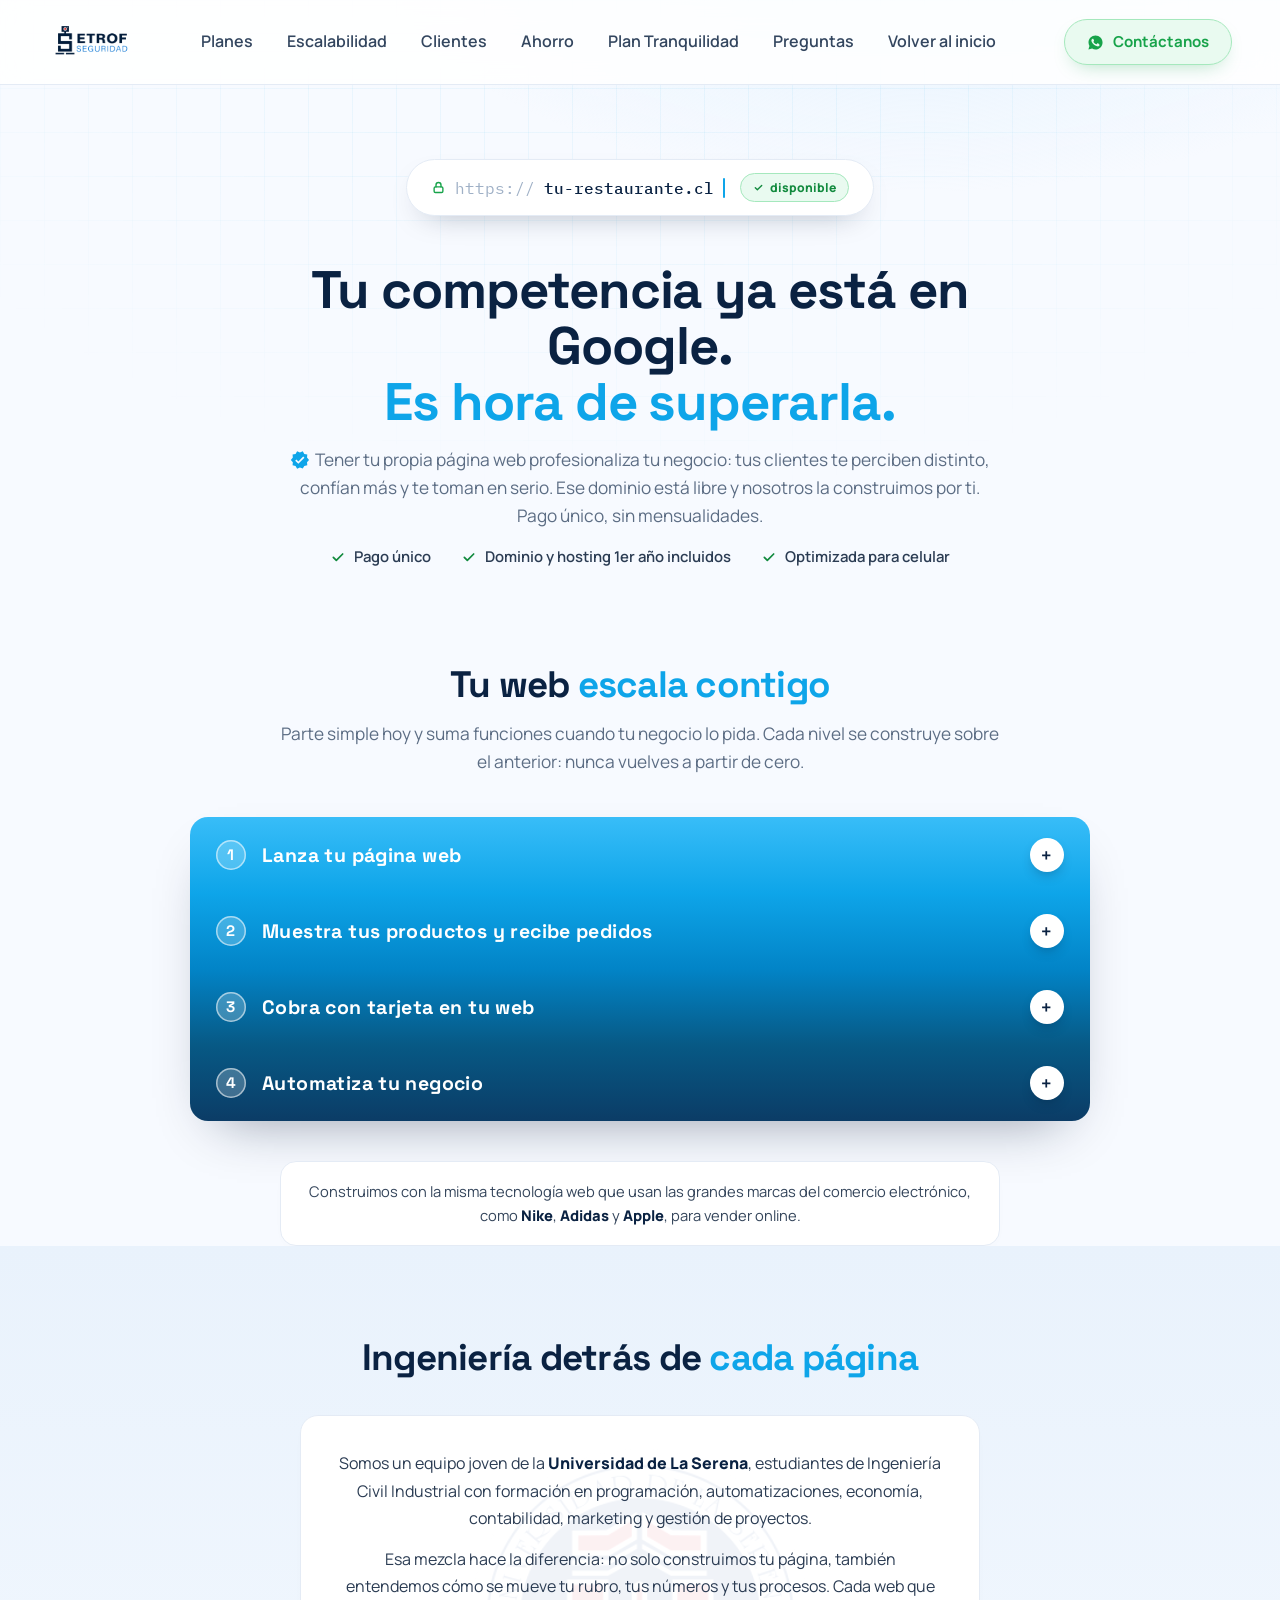
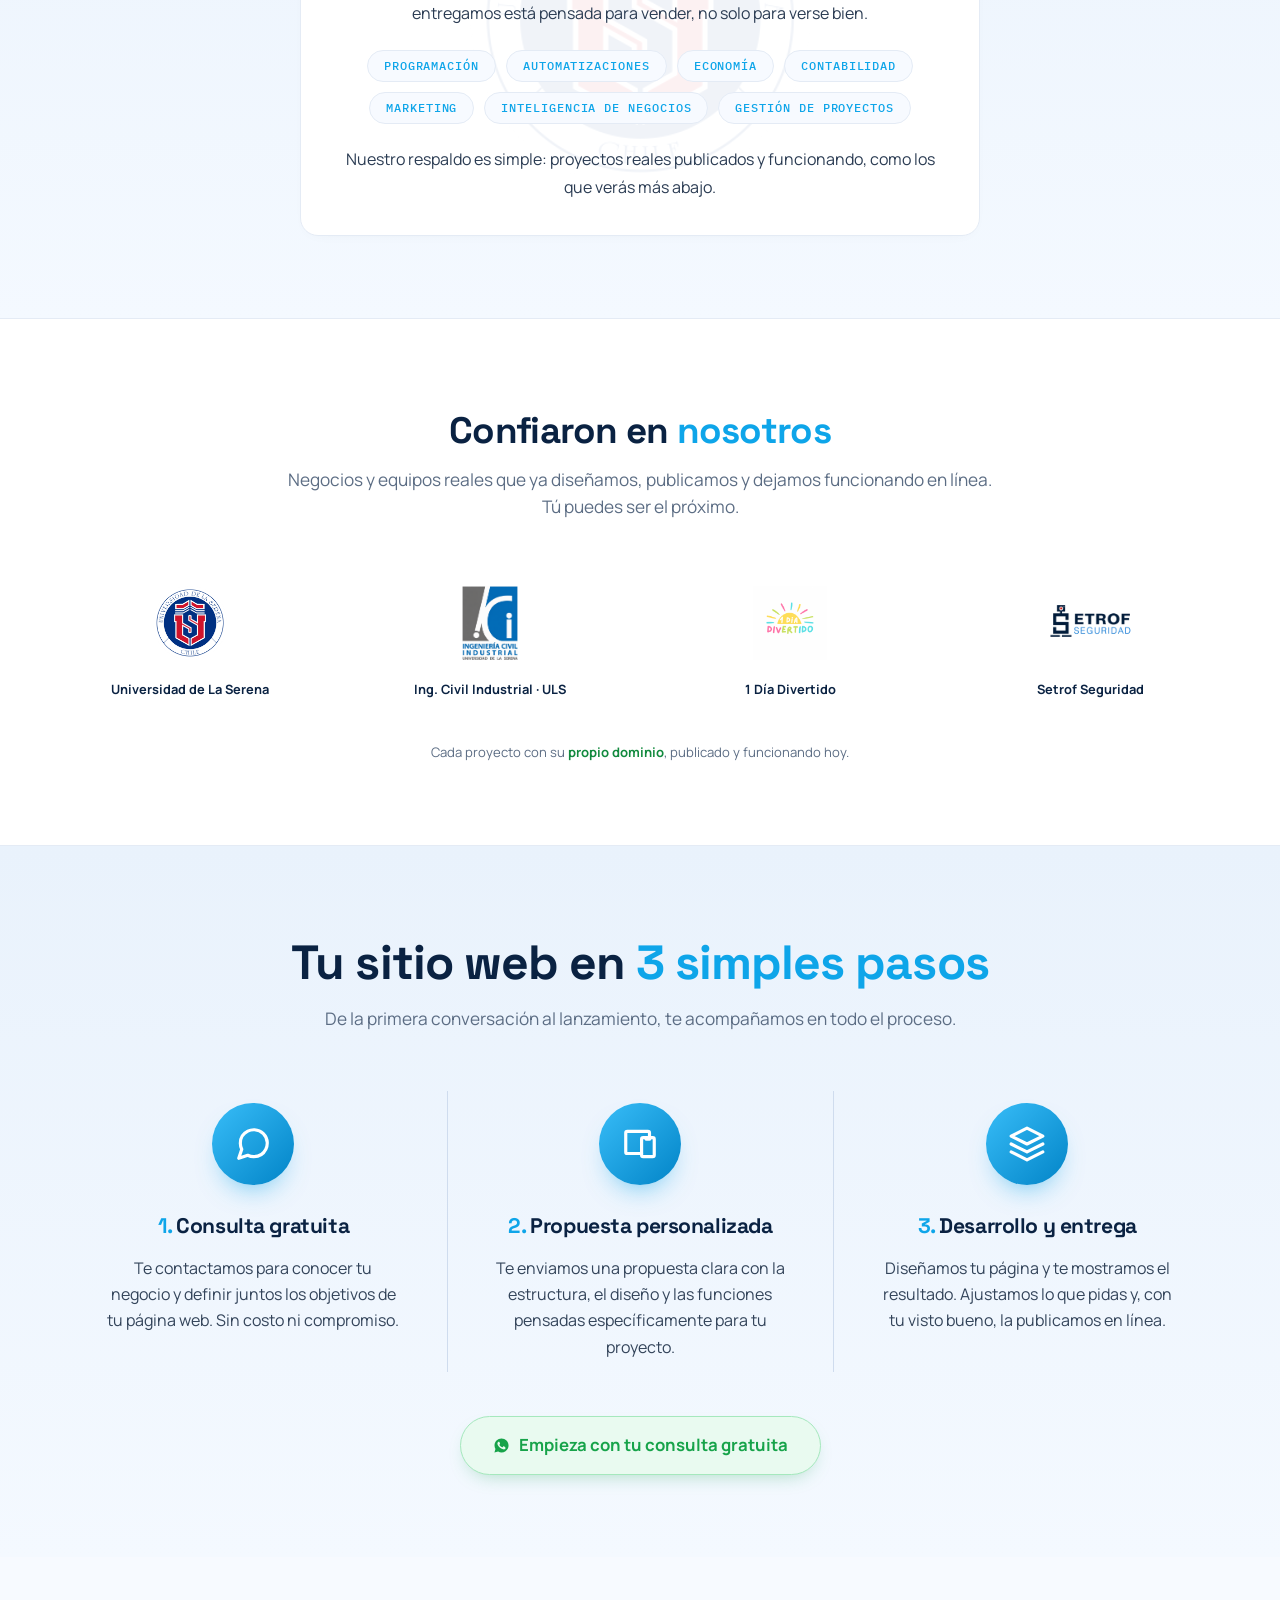
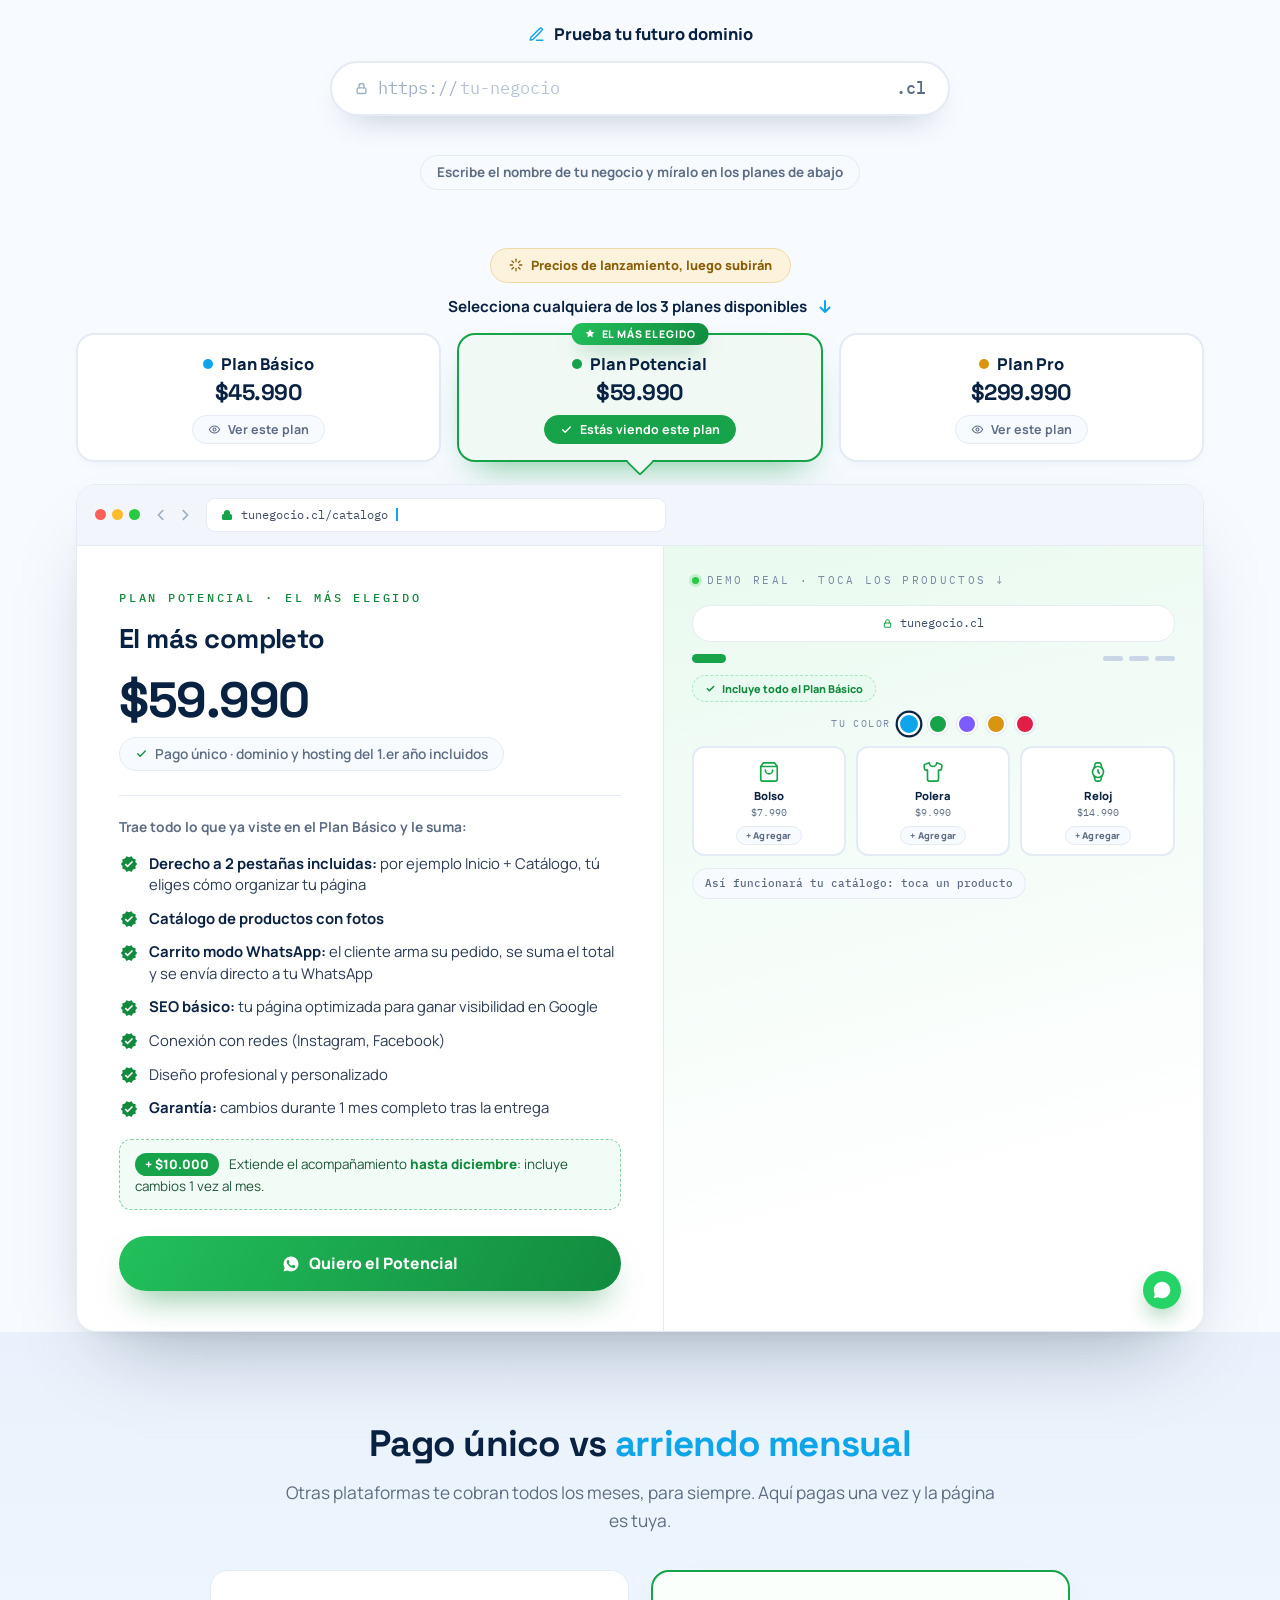
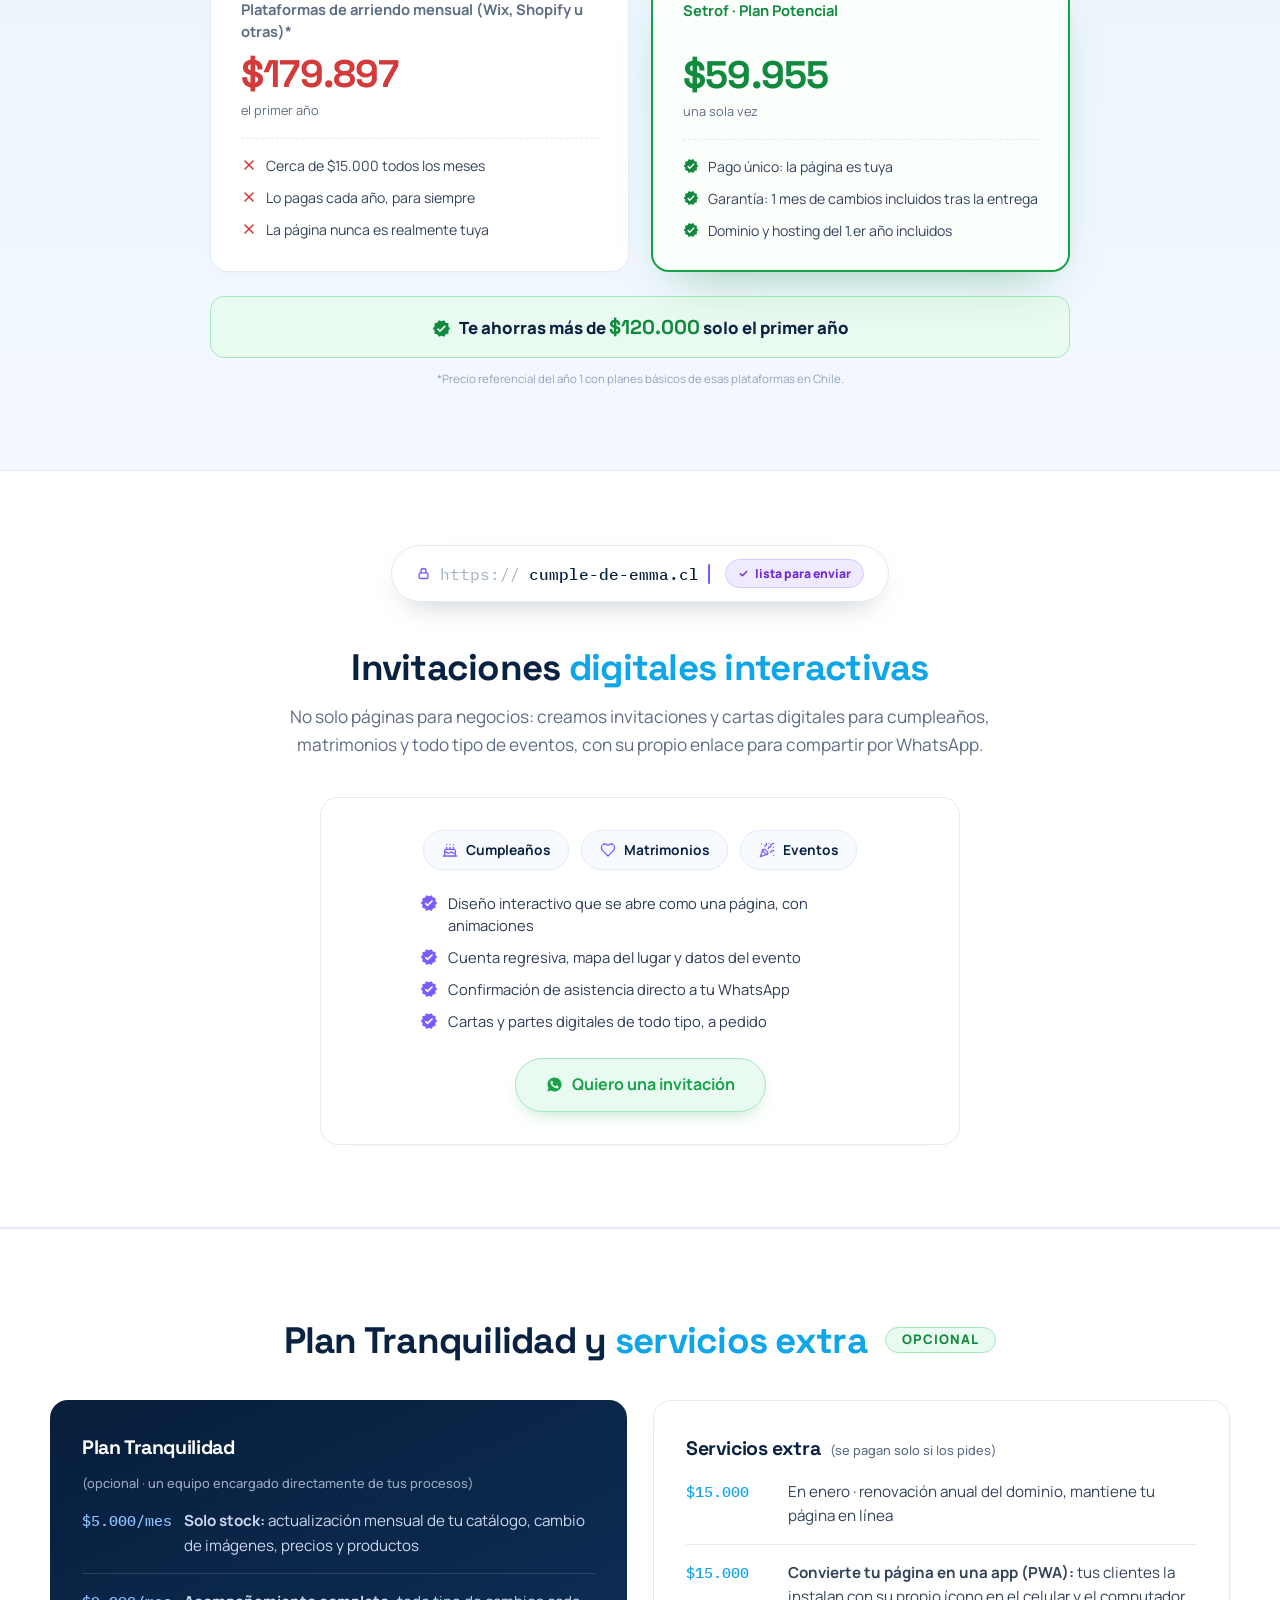
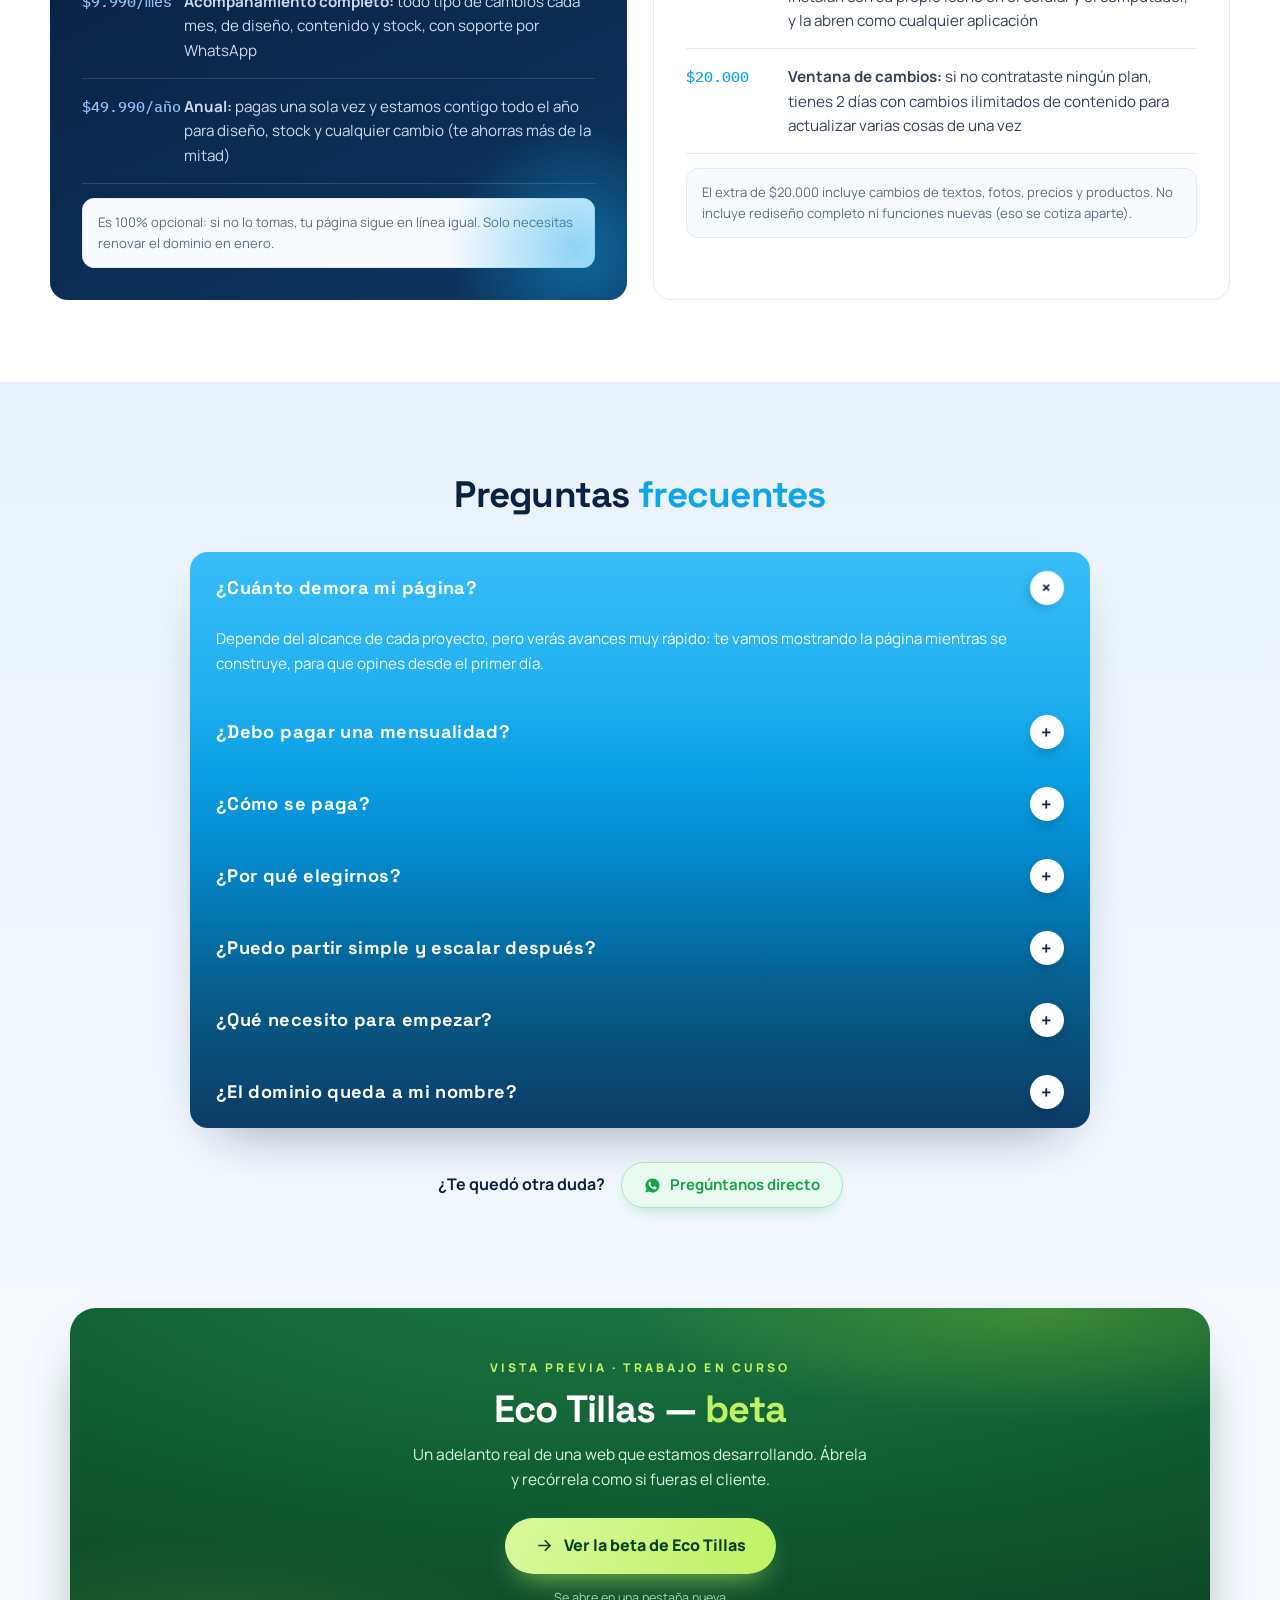
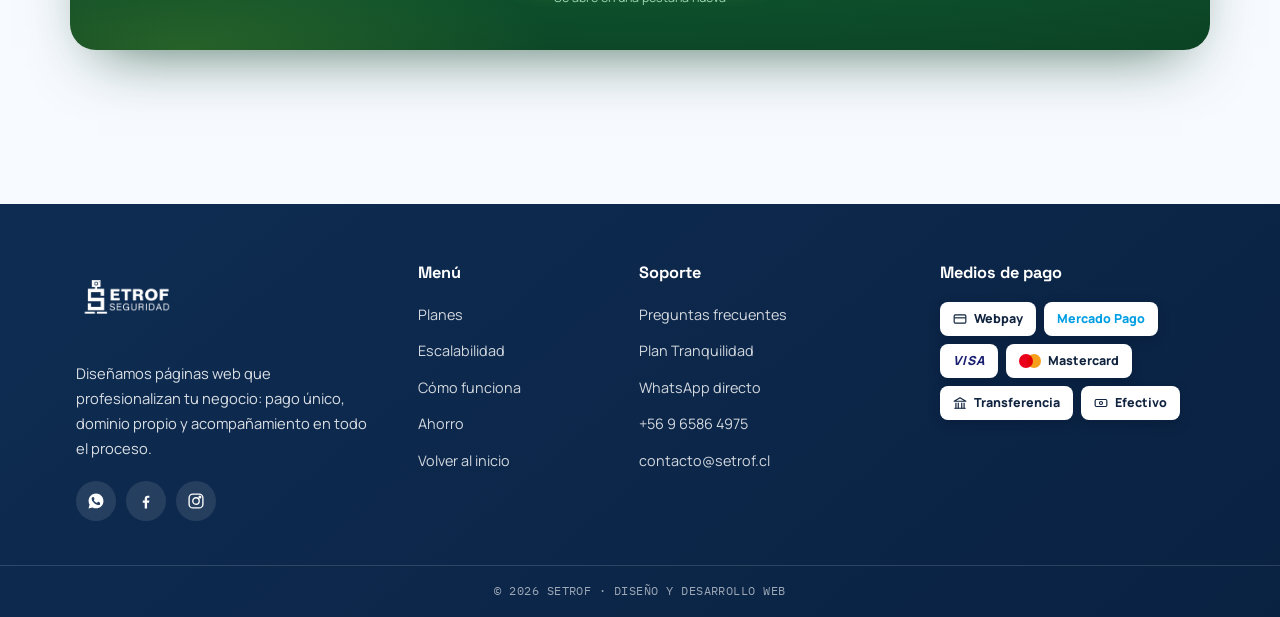
<file: desarrollos-web.html>
<!DOCTYPE html>
<html lang="es">
<head>
<meta charset="UTF-8" />
<meta name="viewport" content="width=device-width, initial-scale=1.0" />
<title>Setrof Seguridad | Planes de páginas web</title>
<meta name="description" content="Planes de páginas web profesionales de Setrof Seguridad. Desde $45.990, dominio del primer año incluido." />
<link rel="icon" type="image/png" href="assets/img/favicon.png" />
<link rel="apple-touch-icon" href="assets/img/apple-touch-icon.png" />
<link rel="preconnect" href="https://fonts.googleapis.com" />
<link rel="preconnect" href="https://fonts.gstatic.com" crossorigin />
<link href="https://fonts.googleapis.com/css2?family=Space+Grotesk:wght@500;600;700&family=Manrope:wght@400;500;600;700;800&family=IBM+Plex+Mono:wght@400;500&display=swap" rel="stylesheet" />
<style>
  :root {
    --ink:      #071630;
    --navy:     #0a2242;
    --muted:    #5c6d84;
    --line:     #e4ebf5;
    --paper:    #ffffff;
    --mist:     #f7faff;

    --brand:    #0ea5e9;
    --violet:   #7c5cff;
    --amber:    #d9950f;

    --wsp:      #17a34a;
    --wsp-deep: #128a3e;
    --wsp-bg:   #e9faf0;
    --wsp-line: #a5e8bd;

    --maxw: 1180px;
  }

  * { box-sizing: border-box; margin: 0; padding: 0; }
  html { scroll-behavior: smooth; }
  body {
    font-family: 'Manrope', system-ui, sans-serif;
    color: var(--ink);
    background: var(--mist);
    line-height: 1.6;
    -webkit-font-smoothing: antialiased;
    min-height: 100vh;
    overflow-x: clip;
  }
  /* Blueprint grid backdrop, fading toward the fold */
  body::before {
    content: ""; position: fixed; inset: 0; z-index: -2; pointer-events: none;
    background:
      linear-gradient(rgba(14,165,233,0.055) 1px, transparent 1px),
      linear-gradient(90deg, rgba(14,165,233,0.055) 1px, transparent 1px);
    background-size: 44px 44px;
    -webkit-mask-image: radial-gradient(1100px 720px at 50% -60px, #000 35%, transparent 78%);
    mask-image: radial-gradient(1100px 720px at 50% -60px, #000 35%, transparent 78%);
  }
  body::after {
    content: ""; position: fixed; inset: 0; z-index: -3; pointer-events: none;
    background: radial-gradient(900px 480px at 72% -120px, #e0f2fe, transparent 65%);
  }

  a { color: inherit; text-decoration: none; }
  :focus-visible { outline: 2px solid var(--brand); outline-offset: 3px; border-radius: 6px; }

  h1, h2, h3 { font-family: 'Space Grotesk', sans-serif; letter-spacing: -0.02em; }

  .topbar {
    position: sticky; top: 0; z-index: 100;
    background: rgba(255,255,255,0.85);
    backdrop-filter: blur(14px);
    -webkit-backdrop-filter: blur(14px);
    border-bottom: 1px solid var(--line);
  }
  .topbar__inner {
    max-width: 1240px; margin: 0 auto; padding: 0 28px;
    height: 84px; display: flex; align-items: center; justify-content: space-between; gap: 20px;
  }
  .brand__logo { height: 66px; width: auto; display: block; }
  .topnav { display: flex; align-items: center; gap: 34px; }
  .topnav a {
    font-size: 1rem; font-weight: 600; color: #33465f;
    transition: color .15s ease;
  }
  .topnav a:hover { color: var(--brand); }
  .topnav__wsp { display: none; }

  /* Botón hamburguesa (solo pantallas chicas) */
  .nav-toggle {
    display: none; flex-direction: column; align-items: center; justify-content: center; gap: 5px;
    width: 44px; height: 44px; padding: 0; flex-shrink: 0;
    background: #fff; border: 1px solid var(--line); border-radius: 10px; cursor: pointer;
  }
  .nav-toggle span {
    display: block; width: 20px; height: 2.4px; border-radius: 2px;
    background: var(--navy);
    transition: transform .25s ease, opacity .2s ease;
  }
  .topbar.is-open .nav-toggle span:nth-child(1) { transform: translateY(7.4px) rotate(45deg); }
  .topbar.is-open .nav-toggle span:nth-child(2) { opacity: 0; }
  .topbar.is-open .nav-toggle span:nth-child(3) { transform: translateY(-7.4px) rotate(-45deg); }

  @media (max-width: 1024px) {
    .nav-toggle { display: inline-flex; }
    .topbar .btn-wsp { display: none; }
    .topnav {
      display: none;
      position: absolute; left: 0; right: 0; top: 100%;
      flex-direction: column; align-items: stretch; gap: 0;
      background: #fff; border-bottom: 1px solid var(--line);
      padding: 4px 0 10px;
      box-shadow: 0 18px 30px -18px rgba(7,22,48,0.25);
    }
    .topbar.is-open .topnav { display: flex; }
    .topnav a { padding: 13px 28px; border-top: 1px solid var(--line); font-size: 1.02rem; }
    .topnav a:first-child { border-top: 0; }
    .topnav__wsp { display: block; color: var(--wsp-deep); font-weight: 800; }
  }

  @media (max-width: 768px) {
    .topbar__inner { height: 64px; }
    /* En celular se usa el isotipo: solo la S con la camarita */
    .brand__logo { height: 54px; }
  }

  /* WhatsApp pill — soft mint fill, green outline */
  .btn-wsp {
    display: inline-flex; align-items: center; gap: 9px;
    padding: 10px 22px; border-radius: 999px;
    background: var(--wsp-bg); border: 1px solid var(--wsp-line);
    color: var(--wsp); font-weight: 700; font-size: 0.94rem;
    white-space: nowrap;
    box-shadow: 0 8px 20px -10px rgba(23,163,74,0.4);
    transition: transform .18s ease, background .18s ease, box-shadow .18s ease;
  }
  .btn-wsp svg { width: 17px; height: 17px; flex-shrink: 0; }
  .btn-wsp:hover {
    transform: translateY(-2px);
    background: #ddf6e7;
    box-shadow: 0 12px 26px -10px rgba(23,163,74,0.5);
  }

  .wrap { max-width: var(--maxw); margin: 0 auto; padding: 0 26px; }
  .head { text-align: center; max-width: 720px; margin: 74px auto 54px; }
  .eyebrow {
    font-family: 'IBM Plex Mono', monospace; font-size: 0.74rem; font-weight: 500;
    letter-spacing: 0.32em; text-transform: uppercase; color: var(--brand);
  }
  .head h1 {
    font-weight: 700; font-size: clamp(2.2rem, 5.2vw, 3.3rem);
    line-height: 1.06; color: var(--navy); margin-top: 18px;
  }
  .head h1 em { font-style: normal; color: var(--brand); }
  .head > p { color: var(--muted); margin-top: 16px; font-size: 1.08rem; }
  /* check "verificado" estilo IG, inline al inicio de la frase */
  .verified {
    width: 1.15em; height: 1.15em; vertical-align: -0.2em; margin-right: 0.3em;
    flex-shrink: 0;
  }
  /* checklist del hero: cada check se dibuja solo, en secuencia, al cargar */
  .head__checks {
    display: flex; justify-content: center; align-items: center;
    gap: 10px 30px; flex-wrap: wrap;
    margin-top: 26px;
  }
  .head__checks span {
    display: inline-flex; align-items: center; gap: 8px;
    font-size: 0.93rem; font-weight: 600; color: #2b3c53;
    opacity: 0; transform: translateY(7px);
    animation: checkItemIn .5s ease forwards;
  }
  .head__checks svg { width: 16px; height: 16px; stroke: var(--wsp-deep); flex-shrink: 0; }
  .head__checks path {
    stroke-dasharray: 21; stroke-dashoffset: 21;
    animation: checkDraw .4s ease-out forwards;
  }
  .head__checks span:nth-child(1) { animation-delay: .35s; }
  .head__checks span:nth-child(2) { animation-delay: .65s; }
  .head__checks span:nth-child(3) { animation-delay: .95s; }
  .head__checks span:nth-child(1) path { animation-delay: .6s; }
  .head__checks span:nth-child(2) path { animation-delay: .9s; }
  .head__checks span:nth-child(3) path { animation-delay: 1.2s; }
  @keyframes checkItemIn { to { opacity: 1; transform: none; } }
  @keyframes checkDraw { to { stroke-dashoffset: 0; } }
  @media (prefers-reduced-motion: reduce) {
    .head__checks span { animation: none; opacity: 1; transform: none; }
    .head__checks path { animation: none; stroke-dashoffset: 0; }
  }

  .domainbar {
    display: inline-flex; align-items: center; gap: 9px;
    margin: 0 auto 28px; padding: 13px 24px;
    background: var(--paper); border: 1px solid var(--line); border-radius: 999px;
    box-shadow: 0 12px 32px -18px rgba(7,22,48,.4);
    font-family: 'IBM Plex Mono', monospace; font-size: 1.02rem; color: var(--navy);
    white-space: nowrap;
    max-width: 100%; /* nunca más ancha que la pantalla: los dominios largos no rompen el layout en móvil */
  }
  .domainbar__lock { width: 15px; height: 15px; color: var(--wsp); flex-shrink: 0; }
  .domainbar__scheme { color: #9fb0c6; flex-shrink: 0; }
  .domainbar__type { font-weight: 500; min-width: 2px; overflow: hidden; }
  .domainbar__caret {
    width: 2px; height: 1.25em; border-radius: 1px; background: var(--brand);
    flex-shrink: 0;
    animation: caretBlink 1s steps(2, jump-none) infinite;
  }
  @keyframes caretBlink { 50% { opacity: 0; } }
  .domainbar__check {
    display: inline-flex; align-items: center; gap: 6px; margin-left: 6px;
    font-family: 'Manrope', sans-serif; font-size: .76rem; font-weight: 800;
    color: var(--wsp-deep); background: var(--wsp-bg); border: 1px solid var(--wsp-line);
    padding: 4px 12px; border-radius: 999px;
    opacity: 0; transform: scale(.75);
    transition: opacity .25s ease, transform .3s cubic-bezier(.34,1.56,.64,1);
  }
  .domainbar__check.is-on { opacity: 1; transform: scale(1); }
  .domainbar__check svg { width: 11px; height: 11px; }
  .domainbar__check { flex-shrink: 0; }
  @media (max-width: 600px) {
    .domainbar { font-size: .78rem; padding: 10px 14px; gap: 6px; }
    .domainbar__scheme { display: none; } /* en móvil el candado ya indica https; ganamos espacio para dominios largos */
    .domainbar__check { font-size: .64rem; padding: 3px 9px; }
  }
  @media (prefers-reduced-motion: reduce) { .domainbar__caret { animation: none; } }

  .trydom { max-width: 620px; margin: 0 auto 58px; text-align: center; }
  .trydom__title {
    display: inline-flex; align-items: center; gap: 9px;
    font-weight: 800; font-size: 1.02rem; color: var(--navy); margin-bottom: 14px;
  }
  .trydom__title svg { width: 17px; height: 17px; color: var(--brand); flex-shrink: 0; }
  .trydom__bar {
    display: flex; align-items: center; gap: 2px;
    background: var(--paper); border: 2px solid var(--line); border-radius: 999px;
    padding: 12px 22px;
    font-family: 'IBM Plex Mono', monospace; font-size: 1.05rem; color: var(--navy);
    box-shadow: 0 14px 34px -20px rgba(7,22,48,.45);
    transition: border-color .25s ease, box-shadow .25s ease;
  }
  .trydom__bar:focus-within {
    border-color: var(--brand);
    box-shadow: 0 14px 34px -18px rgba(14,165,233,.5);
  }
  .trydom.is-ready .trydom__bar {
    border-color: var(--wsp);
    box-shadow: 0 14px 34px -16px rgba(23,163,74,.55);
  }
  .trydom__lock { width: 15px; height: 15px; color: #9fb0c6; flex-shrink: 0; margin-right: 7px; transition: color .25s ease; }
  .trydom.is-ready .trydom__lock { color: var(--wsp); }
  .trydom__scheme { color: #9fb0c6; }
  .trydom__bar input {
    flex: 1; min-width: 0; border: none; outline: none; background: transparent;
    font: inherit; color: var(--navy); padding: 0;
  }
  .trydom__bar input::placeholder { color: #b7c4d6; }
  .trydom__tld { color: var(--muted); font-weight: 500; flex-shrink: 0; }
  .trydom__status {
    display: inline-flex; align-items: center; gap: 7px; margin-top: 13px;
    font-size: .84rem; font-weight: 700; color: var(--muted);
    padding: 6px 16px; border-radius: 999px;
    background: var(--mist); border: 1px solid var(--line);
    transition: background .25s ease, color .25s ease, border-color .25s ease, transform .3s cubic-bezier(.34,1.56,.64,1);
  }
  .trydom__status svg { width: 12px; height: 12px; flex-shrink: 0; display: none; }
  .trydom.is-ready .trydom__status {
    color: var(--wsp-deep); background: var(--wsp-bg); border-color: var(--wsp-line);
    transform: scale(1.05);
  }
  .trydom.is-ready .trydom__status svg { display: inline-block; }
  @media (max-width: 600px) {
    .trydom__bar { font-size: .88rem; padding: 10px 16px; }
    .trydom__status { font-size: .76rem; }
  }

  /* La barra del navegador se "enciende" cuando el dominio es del cliente */
  .browser__url { transition: background .3s ease, border-color .3s ease; }
  .browser__url.is-custom { background: var(--wsp-bg); border-color: var(--wsp-line); color: var(--wsp-deep); font-weight: 500; }

  /* QR en vivo del futuro dominio */
  .trydom__qr {
    display: flex; align-items: center; justify-content: center; gap: 14px;
    max-width: 340px; margin: 16px auto 0; padding: 12px 18px;
    background: var(--paper); border: 1px solid var(--wsp-line); border-radius: 16px;
    box-shadow: 0 14px 30px -20px rgba(23,163,74,.6);
    animation: qrPop .4s cubic-bezier(.34,1.56,.64,1);
    text-align: left;
  }
  .trydom__qr[hidden] { display: none; }
  .trydom__qr img { width: 74px; height: 74px; border-radius: 8px; flex-shrink: 0; }
  .trydom__qr span { font-size: .8rem; font-weight: 700; color: var(--wsp-deep); line-height: 1.4; }
  @keyframes qrPop { from { opacity: 0; transform: scale(.8); } }
  @media (prefers-reduced-motion: reduce) { .trydom__qr { animation: none; } }

  .browser {
    opacity: 0; translate: 0 34px;
    animation: rise .8s cubic-bezier(.2,.8,.3,1) .1s forwards;
  }
  @keyframes rise { to { opacity: 1; translate: 0 0; } }

  .browser__hint {
    display: flex; align-items: center; justify-content: center; gap: 10px;
    margin-bottom: 14px; text-align: center;
    font-weight: 700; font-size: 0.95rem; color: var(--navy);
  }
  .browser__hint svg {
    width: 16px; height: 16px; color: var(--brand); flex-shrink: 0;
    animation: nudge 1.6s ease-in-out infinite;
  }
  @keyframes nudge { 50% { transform: translateY(4px); } }

  /* Plan selector — three big obvious buttons */
  .browser__tabs {
    display: grid; grid-template-columns: repeat(3, 1fr); gap: 16px;
    margin-bottom: 22px;
  }
  .btab {
    --tabcolor: var(--brand);
    position: relative;
    display: flex; flex-direction: column; align-items: center; gap: 3px;
    padding: 18px 12px 16px;
    border: 2px solid var(--line); border-radius: 18px;
    background: #fff; color: var(--navy);
    font-family: 'Manrope', sans-serif; cursor: pointer;
    box-shadow: 0 4px 14px -8px rgba(7,22,48,0.12);
    transition: transform .18s ease, border-color .2s ease, background .2s ease, box-shadow .2s ease;
  }
  .btab:hover {
    transform: translateY(-3px);
    border-color: color-mix(in srgb, var(--tabcolor) 55%, var(--line));
    box-shadow: 0 12px 26px -12px rgba(7,22,48,0.25);
  }
  .btab--basico    { --tabcolor: var(--brand); }
  .btab--potencial { --tabcolor: var(--wsp); }
  .btab--pro       { --tabcolor: var(--amber); }
  .btab__name { display: flex; align-items: center; gap: 8px; font-weight: 800; font-size: 1.02rem; }
  .btab__fav { width: 10px; height: 10px; border-radius: 50%; background: var(--tabcolor); flex-shrink: 0; }
  .btab__price {
    font-family: 'Space Grotesk', sans-serif; font-weight: 700;
    font-size: 1.4rem; letter-spacing: -0.02em; color: var(--navy);
  }
  .btab__state {
    display: inline-flex; align-items: center;
    font-size: 0.78rem; font-weight: 700; margin-top: 5px;
    padding: 5px 15px; border-radius: 999px;
    background: var(--mist); border: 1px solid var(--line); color: var(--muted);
    transition: background .2s ease, color .2s ease, border-color .2s ease;
  }
  .btab__state span { display: inline-flex; align-items: center; gap: 7px; }
  .btab__state svg { width: 13px; height: 13px; flex-shrink: 0; stroke: currentColor; }
  .btab[aria-selected="false"] .st-active { display: none; }
  .btab[aria-selected="true"]  .st-idle   { display: none; }
  .btab[aria-selected="true"] .btab__state { background: var(--tabcolor); border-color: var(--tabcolor); color: #fff; }
  .btab[aria-selected="true"] {
    border-color: var(--tabcolor);
    background: color-mix(in srgb, var(--tabcolor) 6%, #fff);
    box-shadow: 0 18px 36px -18px color-mix(in srgb, var(--tabcolor) 65%, transparent);
  }
  /* arrow connecting the chosen button to the window below */
  .btab[aria-selected="true"]::after {
    content: ""; position: absolute; left: 50%; bottom: -12px;
    width: 18px; height: 18px; transform: translateX(-50%) rotate(45deg);
    background: color-mix(in srgb, var(--tabcolor) 6%, #fff);
    border-right: 2px solid var(--tabcolor); border-bottom: 2px solid var(--tabcolor);
    border-radius: 3px;
  }
  .btab__star {
    position: absolute; top: -12px; left: 50%; transform: translateX(-50%);
    display: inline-flex; align-items: center; gap: 6px;
    font-size: 0.66rem; font-weight: 800; letter-spacing: 0.08em; text-transform: uppercase;
    background: linear-gradient(120deg, #22c05c, var(--wsp-deep)); color: #fff;
    padding: 4px 13px; border-radius: 999px; white-space: nowrap;
    box-shadow: 0 10px 20px -8px rgba(18,138,62,0.6);
  }
  .btab__star svg { width: 11px; height: 11px; fill: #fff; flex-shrink: 0; }

  .browser__frame {
    background: var(--paper); border: 1px solid var(--line); border-radius: 20px;
    overflow: hidden; position: relative;
    box-shadow: 0 40px 80px -36px rgba(7,22,48,0.35), 0 6px 20px -10px rgba(7,22,48,0.1);
  }
  .browser__chrome {
    display: flex; align-items: center; gap: 14px;
    padding: 13px 18px; background: #f2f6fc; border-bottom: 1px solid var(--line);
  }
  .dots { display: flex; gap: 6px; flex-shrink: 0; }
  .dot { width: 11px; height: 11px; border-radius: 50%; }
  .dot--r { background: #ff5f57; } .dot--y { background: #febc2e; } .dot--g { background: #28c840; }
  .nav-arrows { display: flex; gap: 10px; color: #9fb0c6; flex-shrink: 0; }
  .nav-arrows svg { width: 14px; height: 14px; }
  .browser__url {
    flex: 1; max-width: 460px; display: flex; align-items: center; gap: 8px;
    background: #fff; border: 1px solid var(--line); border-radius: 9px;
    padding: 6px 14px; font-family: 'IBM Plex Mono', monospace;
    font-size: 0.78rem; color: #3d4f68; min-width: 0;
  }
  .browser__url svg { width: 12px; height: 12px; flex-shrink: 0; color: var(--wsp); }
  .browser__url span { overflow: hidden; white-space: nowrap; }
  .browser__url .caret {
    width: 1.5px; height: 13px; background: var(--brand); flex-shrink: 0;
    animation: blink 1.1s steps(1) infinite;
  }
  @keyframes blink { 50% { opacity: 0; } }

  .plan { display: grid; grid-template-columns: 1.04fr 0.96fr; animation: fadein .4s ease; }
  .plan[hidden] { display: none; }
  @keyframes fadein { from { opacity: 0; transform: translateY(10px); } }

  .plan__info { padding: 38px 42px 40px; --accent: var(--brand); --tint: #e0f2fe; }
  .plan--basico    .plan__info { --accent: var(--brand);    --tint: #e0f2fe; }
  .plan--potencial .plan__info { --accent: var(--wsp-deep); --tint: var(--wsp-bg); }
  .plan--pro       .plan__info { --accent: var(--amber);    --tint: #fdf3dc; }

  .plan__tier {
    font-family: 'IBM Plex Mono', monospace; font-size: 0.72rem; font-weight: 500;
    letter-spacing: 0.24em; text-transform: uppercase; color: var(--accent);
  }
  .plan__name { font-size: 1.7rem; font-weight: 700; color: var(--navy); margin-top: 8px; }
  .plan__price { display: flex; align-items: baseline; gap: 12px; margin-top: 14px; }
  .plan__price .amount {
    font-family: 'Space Grotesk', sans-serif; font-weight: 700;
    font-size: 3.1rem; letter-spacing: -0.03em; color: var(--navy); line-height: 1;
  }
  .plan__meta {
    display: inline-flex; align-items: center; gap: 7px;
    font-size: 0.86rem; font-weight: 600; color: var(--muted); margin-top: 12px;
    background: var(--mist); border: 1px solid var(--line);
    border-radius: 999px; padding: 5px 15px;
  }
  .plan__meta svg { width: 13px; height: 13px; flex-shrink: 0; stroke: var(--wsp-deep); }
  .plan__divider { height: 1px; background: var(--line); margin: 24px 0 20px; }
  .plan__lead { font-size: 0.86rem; font-weight: 700; color: var(--muted); margin-bottom: 15px; }

  .features { list-style: none; display: flex; flex-direction: column; gap: 12px; }
  .features li { display: flex; gap: 11px; font-size: 0.93rem; color: #2b3c53; line-height: 1.45; }
  .features li strong { color: var(--navy); font-weight: 700; }
  .features .tick {
    flex-shrink: 0; width: 19px; height: 19px; margin-top: 2px;
    display: grid; place-items: center;
    color: var(--accent);
  }
  .features .tick svg { width: 18px; height: 18px; }
  .features li.no { color: #9aa8ba; }
  .features li.no .tick { background: #f0f3f7; border-radius: 50%; }
  .features li.no .tick svg { width: 10px; height: 10px; stroke: #b3bfce; }

  .plan__addon {
    margin-top: 20px; padding: 13px 15px; border-radius: 12px;
    background: #f2fcf6; border: 1px dashed rgba(23,163,74,0.5);
    font-size: 0.84rem; color: #1e5636; line-height: 1.5;
  }
  .plan__addon strong { color: var(--wsp-deep); font-weight: 800; }
  .plan__addon-price {
    display: inline-block; font-weight: 800; font-size: 0.8rem; color: #fff;
    background: var(--wsp); padding: 2px 10px; border-radius: 999px; margin-right: 7px;
  }

  .plan__btn {
    margin-top: 26px; display: inline-flex; align-items: center; justify-content: center; gap: 9px;
    width: 100%; padding: 15px; border-radius: 999px; font-weight: 800; font-size: 0.98rem;
    background: linear-gradient(120deg, #22c05c, #128a3e); color: #fff;
    box-shadow: 0 18px 34px -14px rgba(18,138,62,0.6);
    transition: transform .18s ease, box-shadow .18s ease;
  }
  .plan__btn svg { width: 18px; height: 18px; flex-shrink: 0; }
  .plan__btn:hover { transform: translateY(-2px); box-shadow: 0 24px 42px -14px rgba(18,138,62,0.7); }

  .plan__preview {
    position: relative; overflow: hidden;
    border-left: 1px solid var(--line);
    background: linear-gradient(165deg, var(--tint, #e0f2fe), #fff 80%);
    padding: 26px 28px; display: flex; flex-direction: column;
  }
  .plan--basico    .plan__preview { --tint: #e0f2fe; --accent: var(--brand); }
  .plan--potencial .plan__preview { --tint: var(--wsp-bg); --accent: var(--wsp); }
  .plan--pro       .plan__preview { --tint: #fdf3dc; --accent: var(--amber); }

  .plan__preview::after {
    content: ""; position: absolute; inset: 0; pointer-events: none;
    background: linear-gradient(105deg, transparent 42%, rgba(255,255,255,0.75) 50%, transparent 58%);
    transform: translateX(-100%);
    animation: sweep 5s ease-in-out infinite;
  }
  @keyframes sweep { 25%, 100% { transform: translateX(100%); } }

  .pv__caption {
    font-family: 'IBM Plex Mono', monospace; font-size: 0.66rem; letter-spacing: 0.22em;
    text-transform: uppercase; color: #7a8aa2; margin-bottom: 16px;
    display: flex; align-items: center; gap: 8px;
  }
  .pv__caption::before {
    content: ""; width: 7px; height: 7px; border-radius: 50%;
    background: #28c840; box-shadow: 0 0 0 3px rgba(40,200,64,0.2);
  }

  .pv { flex: 1; display: flex; flex-direction: column; gap: 12px; min-height: 0; }
  .pv__bar { display: flex; align-items: center; justify-content: space-between; }
  .pv__logo { display: block; width: 34px; height: 9px; border-radius: 5px; background: var(--accent); }
  .pv__links { display: flex; gap: 6px; }
  .pv__links i { display: block; width: 20px; height: 5px; border-radius: 3px; background: #c9d6e8; }

  .pv__hero {
    padding: 16px 18px; background: #fff;
    border: 1px solid var(--line); border-radius: 12px;
  }
  .pv__line { display: block; height: 7px; border-radius: 4px; background: #d6e0ef; }
  .pv__line--lg { width: 64%; height: 10px; background: color-mix(in srgb, var(--accent) 55%, #d6e0ef); }
  .pv__line + .pv__line { margin-top: 7px; width: 44%; }
  .pv__cta {
    display: inline-block; margin-top: 12px; width: 68px; height: 16px;
    border-radius: 8px; background: var(--accent);
  }

  .pv__tiles { display: grid; grid-template-columns: repeat(3, 1fr); gap: 10px; }
  .pv__tiles i {
    display: block; height: 64px; border-radius: 10px;
    background: #fff; border: 1px solid var(--line); position: relative;
  }
  .pv__tiles i::before {
    content: ""; position: absolute; inset: 8px 8px auto 8px; height: 28px;
    border-radius: 6px; background: var(--tint);
  }
  .pv__tiles i::after {
    content: ""; position: absolute; left: 8px; bottom: 9px; width: 58%; height: 5px;
    border-radius: 3px; background: color-mix(in srgb, var(--accent) 50%, #d6e0ef);
  }

  .pv__chips { display: flex; gap: 8px; flex-wrap: wrap; }
  .pv__cart, .pv__pay {
    display: inline-flex; align-items: center; gap: 6px;
    font-family: 'IBM Plex Mono', monospace; font-size: 0.66rem; font-weight: 500;
    padding: 6px 12px; border-radius: 999px;
  }
  .pv__cart { background: var(--wsp-bg); border: 1px solid var(--wsp-line); color: var(--wsp-deep); transition: background .25s ease, border-color .25s ease, color .25s ease; }

  /* placa de dominio en vivo arriba de cada demo */
  .pv__domain {
    display: flex; align-items: center; justify-content: center; gap: 7px;
    padding: 8px 14px;
    background: #fff; border: 1px solid var(--line); border-radius: 999px;
    font-family: 'IBM Plex Mono', monospace; font-size: .74rem; color: #3d4f68;
    transition: background .3s ease, border-color .3s ease, color .3s ease, transform .3s cubic-bezier(.34,1.56,.64,1);
  }
  .pv__domain svg { width: 11px; height: 11px; color: var(--wsp); flex-shrink: 0; }
  .pv__domain.is-custom {
    background: var(--wsp-bg); border-color: var(--wsp); color: var(--wsp-deep);
    font-weight: 700; transform: scale(1.04);
  }

  .pv__shop { display: grid; grid-template-columns: repeat(3, 1fr); gap: 10px; }
  .pv__prod {
    position: relative;
    display: flex; flex-direction: column; align-items: center; gap: 3px;
    padding: 11px 6px 9px;
    background: #fff; border: 2px solid var(--line); border-radius: 12px;
    font-family: 'Manrope', sans-serif; cursor: pointer;
    transition: transform .15s ease, border-color .2s ease, box-shadow .2s ease;
  }
  .pv__prod:hover { transform: translateY(-2px); border-color: color-mix(in srgb, var(--wsp) 45%, var(--line)); }
  .pv__prod:active { transform: scale(.96); }
  .pv__prod-img { display: grid; place-items: center; height: 26px; color: var(--accent); }
  .pv__prod-img svg { width: 22px; height: 22px; }
  .pv__prod-name { font-size: .7rem; font-weight: 800; color: var(--navy); }
  .pv__prod-price { font-family: 'IBM Plex Mono', monospace; font-size: .62rem; color: var(--muted); }
  .pv__prod-add {
    margin-top: 4px; font-size: .58rem; font-weight: 800; letter-spacing: .02em;
    padding: 2px 9px; border-radius: 999px;
    background: var(--mist); border: 1px solid var(--line); color: var(--muted);
    transition: background .2s ease, color .2s ease, border-color .2s ease;
  }
  .pv__prod.is-in { border-color: var(--wsp); box-shadow: 0 10px 20px -10px rgba(23,163,74,.55); }
  .pv__prod.is-in .pv__prod-add { background: var(--wsp); border-color: var(--wsp); color: #fff; }
  .pv__cart:not(.has-items) { background: var(--mist); border-color: var(--line); color: var(--muted); }
  .pv__cart.bump { animation: cartBump .35s ease; }
  @keyframes cartBump { 30% { transform: scale(1.07); } }
  @media (prefers-reduced-motion: reduce) { .pv__cart.bump { animation: none; } }

  /* el pedido llegando a tu WhatsApp (Plan Potencial) */
  .pv__chat[hidden] { display: none; }
  .pv__chat-head {
    font-family: 'IBM Plex Mono', monospace; font-size: .62rem; letter-spacing: .14em;
    text-transform: uppercase; color: #7a8aa2; display: block; margin-bottom: 7px;
  }
  .pv__bubble {
    background: #dcf7c8; border: 1px solid #b9e8a0;
    border-radius: 14px 14px 14px 4px; padding: 10px 13px;
    font-size: .73rem; color: #1e3a26; line-height: 1.55;
    box-shadow: 0 8px 18px -12px rgba(23,163,74,.6);
    animation: qrPop .35s cubic-bezier(.34,1.56,.64,1);
  }
  .pv__bubble > b { display: block; }
  .pv__bubble .pv__chat-src { display: block; font-size: .64rem; color: #4c7a58; }
  .pv__chat-meta { display: block; text-align: right; font-size: .6rem; color: #7ba36b; margin-top: 3px; }
  .pv__chat-meta i { font-style: normal; color: #3aa9e0; letter-spacing: -0.12em; }
  @media (prefers-reduced-motion: reduce) { .pv__bubble { animation: none; } }
  .pv__pay { background: #fff; border: 1px solid color-mix(in srgb, var(--amber) 45%, var(--line)); color: #8a5f0a; }
  .pv__pay b { color: var(--wsp-deep); font-weight: 700; }

  .pv__stats {
    background: #fff; border: 1px solid var(--line); border-radius: 12px;
    padding: 12px 14px 10px;
  }
  .pv__stats-label {
    font-family: 'IBM Plex Mono', monospace; font-size: 0.6rem; letter-spacing: 0.14em;
    text-transform: uppercase; color: #8494ab; display: block; margin-bottom: 8px;
  }
  .pv__bars { display: flex; align-items: flex-end; gap: 6px; height: 34px; }
  .pv__bars i {
    flex: 1; border-radius: 3px 3px 0 0;
    background: linear-gradient(180deg, color-mix(in srgb, var(--accent) 70%, #fff), var(--accent));
    transform-origin: bottom; animation: grow .8s cubic-bezier(.2,.8,.3,1) backwards;
  }
  .pv__bars i:nth-child(1) { height: 30%; animation-delay: .05s; }
  .pv__bars i:nth-child(2) { height: 45%; animation-delay: .1s; }
  .pv__bars i:nth-child(3) { height: 38%; animation-delay: .15s; }
  .pv__bars i:nth-child(4) { height: 62%; animation-delay: .2s; }
  .pv__bars i:nth-child(5) { height: 55%; animation-delay: .25s; }
  .pv__bars i:nth-child(6) { height: 80%; animation-delay: .3s; }
  .pv__bars i:nth-child(7) { height: 100%; animation-delay: .35s; }
  @keyframes grow { from { transform: scaleY(0); } }

  .pv__wsp {
    position: absolute; right: 22px; bottom: 22px; z-index: 1;
    width: 38px; height: 38px; border-radius: 50%;
    background: #25d366; display: grid; place-items: center;
    box-shadow: 0 10px 22px -6px rgba(18,138,62,0.55);
    animation: bob 2.6s ease-in-out infinite;
  }
  .pv__wsp svg { width: 20px; height: 20px; fill: #fff; }
  @keyframes bob { 50% { transform: translateY(-5px); } }

  .pv__name {
    width: 100%; padding: 10px 14px;
    background: #fff; border: 2px dashed color-mix(in srgb, var(--accent) 45%, var(--line));
    border-radius: 10px; font-family: 'Manrope', sans-serif;
    font-size: .82rem; font-weight: 700; color: var(--navy);
    outline: none; transition: border-color .2s ease, box-shadow .2s ease;
  }
  .pv__name::placeholder { color: #9fb0c6; font-weight: 600; }
  .pv__name:focus { border-style: solid; border-color: var(--accent); box-shadow: 0 8px 18px -12px color-mix(in srgb, var(--accent) 70%, transparent); }
  .pv__hero--land { text-align: center; padding: 20px 16px; }
  .pv__land-badge {
    display: inline-grid; place-items: center;
    width: 34px; height: 34px; border-radius: 50%;
    background: var(--accent); color: #fff;
    font-family: 'Space Grotesk', sans-serif; font-weight: 700; font-size: 1rem;
    margin-bottom: 8px;
  }
  .pv__land-title {
    display: block; font-family: 'Space Grotesk', sans-serif; font-weight: 700;
    font-size: 1.18rem; letter-spacing: -0.02em; color: var(--navy); line-height: 1.2;
    overflow-wrap: anywhere;
  }
  .pv__land-sub { display: block; font-size: .72rem; color: var(--muted); margin-top: 4px; }
  .pv__hero--land .pv__cta { margin-top: 10px; }

  .pv__paybtn {
    display: inline-flex; align-items: center; gap: 8px;
    font-family: 'IBM Plex Mono', monospace; font-size: 0.7rem; font-weight: 500;
    padding: 9px 16px; border-radius: 999px; cursor: pointer;
    background: #fff; border: 2px solid color-mix(in srgb, var(--amber) 55%, var(--line));
    color: #8a5f0a;
    box-shadow: 0 8px 18px -10px rgba(217,149,15,.5);
    transition: transform .15s ease, background .25s ease, border-color .25s ease, color .25s ease;
  }
  .pv__paybtn > svg { width: 14px; height: 14px; flex-shrink: 0; }
  .pv__paybtn.is-processing > svg, .pv__paybtn.is-approved > svg { display: none; }
  .pv__paybtn:hover { transform: translateY(-2px); }
  .pv__paybtn:active { transform: scale(.97); }
  .pv__paybtn.is-processing { cursor: wait; border-color: var(--line); color: var(--muted); }
  .pv__paybtn.is-processing::before {
    content: ""; width: 11px; height: 11px; border-radius: 50%; flex-shrink: 0;
    border: 2px solid var(--line); border-top-color: var(--brand);
    animation: paySpin .7s linear infinite;
  }
  @keyframes paySpin { to { transform: rotate(360deg); } }
  .pv__paybtn.is-approved {
    background: var(--wsp-bg); border-color: var(--wsp); color: var(--wsp-deep); font-weight: 700;
    animation: qrPop .35s cubic-bezier(.34,1.56,.64,1);
  }
  @media (prefers-reduced-motion: reduce) { .pv__paybtn.is-processing::before, .pv__paybtn.is-approved { animation: none; } }

  /* selector de medio de pago (Plan Pro) */
  .pv__paysteps[hidden] { display: none; }
  .pv__paylabel {
    font-family: 'IBM Plex Mono', monospace; font-size: .62rem; letter-spacing: .14em;
    text-transform: uppercase; color: #7a8aa2; display: block; margin-bottom: 7px;
  }
  .pv__paymethods { display: flex; gap: 8px; flex-wrap: wrap; }
  .pv__method {
    font-family: 'Manrope', sans-serif; font-size: .74rem; font-weight: 700;
    padding: 8px 15px; border-radius: 999px; cursor: pointer;
    background: #fff; border: 2px solid var(--line); color: var(--navy);
    animation: qrPop .3s cubic-bezier(.34,1.56,.64,1);
    transition: transform .15s ease, border-color .2s ease, box-shadow .2s ease;
  }
  .pv__method:hover {
    transform: translateY(-2px);
    border-color: var(--amber);
    box-shadow: 0 10px 20px -12px rgba(217,149,15,.6);
  }
  .pv__method:active { transform: scale(.97); }

  /* boleta electrónica llegando al correo (Plan Pro) */
  .pv__mail[hidden] { display: none; }
  .pv__mail-card {
    display: flex; gap: 10px; align-items: flex-start;
    background: #fff; border: 1px solid var(--line); border-left: 3px solid var(--wsp);
    border-radius: 10px; padding: 10px 13px;
    box-shadow: 0 10px 22px -14px rgba(7,22,48,.35);
    animation: qrPop .35s cubic-bezier(.34,1.56,.64,1);
  }
  .pv__mail-card > svg { width: 16px; height: 16px; color: var(--wsp-deep); flex-shrink: 0; margin-top: 2px; }
  .pv__mail-body b { display: block; font-size: .73rem; color: var(--navy); }
  .pv__mail-body { font-size: .7rem; color: #33445a; line-height: 1.5; }
  .pv__mail-from { display: block; font-size: .62rem; color: var(--muted); }
  @media (prefers-reduced-motion: reduce) { .pv__mail-card, .pv__method { animation: none; } }

  /* selector de color de marca (Plan Básico) */
  .pv__colors { display: flex; align-items: center; justify-content: center; gap: 9px; }
  .pv__colors-label {
    font-family: 'IBM Plex Mono', monospace; font-size: .62rem; letter-spacing: .14em;
    text-transform: uppercase; color: #7a8aa2;
  }
  .pv__color {
    width: 20px; height: 20px; border-radius: 50%; padding: 0; cursor: pointer;
    background: var(--c); border: 2px solid #fff;
    box-shadow: 0 0 0 1px var(--line);
    transition: transform .15s ease, box-shadow .15s ease;
  }
  .pv__color:hover { transform: scale(1.18); }
  .pv__color.is-on { box-shadow: 0 0 0 2px var(--navy); transform: scale(1.12); }

  .saving { margin-top: 96px; }
  .saving .head { margin: 0 auto 36px; }
  .saving .head h1 { font-size: clamp(1.7rem, 3.4vw, 2.3rem); }
  .saving__card { max-width: 860px; margin: 0 auto; }
  .saving__cols { display: grid; grid-template-columns: 1fr 1fr; gap: 22px; align-items: stretch; }
  .saving__col {
    background: var(--paper); border: 1px solid var(--line); border-radius: 18px;
    padding: 28px 30px;
    box-shadow: 0 4px 16px -10px rgba(7,22,48,0.08);
  }
  .saving__col--ours {
    border: 2px solid var(--wsp);
    background: #fbfffc;
    box-shadow: 0 24px 48px -26px rgba(18,138,62,0.45);
  }
  .saving__col-name {
    display: block; min-height: 44px;
    font-size: 0.92rem; font-weight: 700; color: var(--muted); line-height: 1.45;
  }
  .saving__col--ours .saving__col-name { color: var(--wsp-deep); }
  .saving__num {
    display: block; margin-top: 12px;
    font-family: 'Space Grotesk', sans-serif; font-weight: 700;
    font-size: 2.4rem; letter-spacing: -0.02em; line-height: 1; white-space: nowrap;
  }
  .saving__num--rival { color: #d43a3a; }
  .saving__num--ours { color: var(--wsp-deep); }
  .saving__col-per { display: block; margin-top: 6px; font-size: 0.8rem; color: var(--muted); }
  .saving__col ul {
    list-style: none;
    margin-top: 18px; padding-top: 16px; border-top: 1px dashed var(--line);
    display: flex; flex-direction: column; gap: 11px;
  }
  .saving__col li {
    display: flex; align-items: flex-start; gap: 9px;
    font-size: 0.88rem; color: #33445a; line-height: 1.5;
  }
  .saving__col li svg { flex-shrink: 0; width: 16px; height: 16px; margin-top: 2px; }
  .saving__x { color: #d43a3a; }
  .saving__ok { color: var(--wsp-deep); }
  .saving__punch {
    margin-top: 24px; text-align: center;
    font-size: 1.05rem; font-weight: 800; color: var(--navy);
    background: var(--wsp-bg); border: 1px solid var(--wsp-line); border-radius: 14px;
    padding: 14px 18px;
  }
  .saving__punch b { color: var(--wsp-deep); font-family: 'Space Grotesk', sans-serif; font-size: 1.25rem; }
  .saving__punch svg { width: 19px; height: 19px; vertical-align: -4px; margin-right: 5px; color: var(--wsp-deep); }
  .saving__fine { display: block; margin-top: 12px; text-align: center; font-size: .72rem; color: #93a3b8; }
  @media (max-width: 700px) {
    .saving__cols { grid-template-columns: 1fr; }
    .saving__col { padding: 24px 20px; }
    .saving__col-name { min-height: 0; }
  }

  .extras { margin-top: 96px; }
  .extras .head { margin: 0 auto 40px; }
  .extras .head h1 { font-size: clamp(1.7rem, 3.4vw, 2.3rem); }
  .head__opt {
    display: inline-block; vertical-align: middle;
    margin-left: 10px; padding: 5px 16px; border-radius: 999px;
    font-family: 'Manrope', sans-serif; font-size: 0.82rem; font-weight: 800;
    letter-spacing: 0.08em; text-transform: uppercase;
    color: var(--wsp-deep); background: var(--wsp-bg);
    border: 1.5px solid var(--wsp-line);
    transform: translateY(-4px);
  }
  .extras__grid { display: grid; grid-template-columns: 1fr 1fr; gap: 26px; }
  .panel {
    background: var(--paper); border: 1px solid var(--line); border-radius: 18px;
    padding: 32px; box-shadow: 0 4px 16px -10px rgba(7,22,48,0.08);
  }
  .panel h3 {
    font-size: 1.22rem; font-weight: 700; color: var(--navy);
    display: flex; align-items: baseline; gap: 10px; flex-wrap: wrap;
  }
  .panel h3 small { font-family: 'Manrope', sans-serif; font-weight: 500; font-size: 0.8rem; color: var(--muted); letter-spacing: 0; }
  .panel__row {
    display: flex; align-items: baseline; gap: 14px; padding: 15px 0;
    border-bottom: 1px solid var(--line); font-size: 0.95rem; color: #33445a;
  }
  .panel__row:last-of-type { border-bottom: none; }
  .panel__price {
    font-family: 'IBM Plex Mono', monospace; font-weight: 500;
    color: var(--brand); white-space: nowrap; min-width: 88px;
  }
  .panel .note {
    margin-top: 14px; font-size: 0.82rem; color: var(--muted);
    background: var(--mist); border: 1px solid var(--line); border-radius: 12px; padding: 13px 15px;
  }
  .panel--dark {
    background: linear-gradient(155deg, #081e3c, #0e3560);
    border: none; color: #fff; position: relative; overflow: hidden;
  }
  .panel--dark::after {
    content: ""; position: absolute; right: -80px; bottom: -80px;
    width: 260px; height: 260px; border-radius: 50%;
    background: radial-gradient(circle, rgba(14,165,233,0.45), transparent 70%);
  }
  .panel--dark h3, .panel--dark .panel__row { position: relative; z-index: 1; }
  .panel--dark h3 { color: #fff; }
  .panel--dark h3 small { color: rgba(214,228,250,0.7); }
  .panel--dark .panel__row { border-color: rgba(255,255,255,0.13); color: rgba(220,232,255,0.92); }
  .panel--dark .panel__price { color: #8fc1ff; }

  footer.site {
    margin-top: 90px;
    background: linear-gradient(140deg, #0e2c52, var(--navy));
    color: rgba(255,255,255,.85);
  }
  footer.site .inner {
    max-width: var(--maxw); margin: 0 auto; padding: 56px 26px 44px;
    display: grid; grid-template-columns: 1.5fr 0.9fr 1.3fr 1.3fr; gap: 38px; align-items: start;
  }
  .foot__logo { height: 78px; width: auto; filter: brightness(0) invert(1); }
  .foot__tagline {
    margin: 16px 0 20px; max-width: 300px;
    font-size: 0.92rem; line-height: 1.7; color: rgba(255,255,255,.85);
  }
  .foot__social { display: flex; gap: 10px; }
  .foot__social a {
    width: 40px; height: 40px; border-radius: 50%;
    background: rgba(255,255,255,.1);
    display: grid; place-items: center; color: #fff;
    transition: background .2s ease, transform .2s ease;
  }
  .foot__social a:hover { background: var(--brand); transform: translateY(-3px); }
  .foot__social svg { width: 18px; height: 18px; }
  .foot__title {
    font-family: 'Space Grotesk', sans-serif; font-size: 1.02rem; font-weight: 700;
    color: #fff; margin-bottom: 16px;
  }
  .foot__links { list-style: none; display: flex; flex-direction: column; gap: 11px; }
  .foot__links a, .foot__links span {
    color: rgba(255,255,255,.82); font-size: 0.9rem; text-decoration: none;
    transition: color .2s ease;
  }
  .foot__links a:hover { color: #fff; }
  .foot__pays { display: flex; flex-wrap: wrap; gap: 8px; max-width: 300px; }
  .pay {
    display: inline-flex; align-items: center; gap: 7px;
    background: #fff; border-radius: 8px; padding: 7px 13px;
    font-size: 0.78rem; font-weight: 800; color: #10233f;
    box-shadow: 0 4px 12px rgba(2,10,30,.25);
  }
  .pay svg { width: 14px; height: 14px; flex-shrink: 0; }
  .pay--visa { color: #1A1F71; font-style: italic; font-weight: 900; letter-spacing: 0.06em; }
  .pay--mp { color: #009EE3; }
  .pay__mc { display: inline-flex; align-items: center; }
  .pay__mc i { width: 14px; height: 14px; border-radius: 50%; display: inline-block; }
  .pay__mc i:first-child { background: #EB001B; }
  .pay__mc i:last-child { background: #F79E1B; margin-left: -6px; mix-blend-mode: multiply; }
  .foot__copy {
    border-top: 1px solid rgba(255,255,255,.14);
    padding: 16px 26px; text-align: center;
    font-family: 'IBM Plex Mono', monospace; font-size: 0.74rem; letter-spacing: 0.04em;
    color: rgba(255,255,255,.6);
  }
  @media (max-width: 900px) {
    footer.site .inner { grid-template-columns: 1fr 1fr; }
  }
  @media (max-width: 540px) {
    footer.site .inner { grid-template-columns: 1fr; gap: 30px; }
  }

  @media (max-width: 900px) {
    .plan { grid-template-columns: 1fr; }
    /* En móvil: primero el precio y el detalle del plan, el demo real abajo */
    .plan__preview { border-left: none; border-top: 1px solid var(--line); min-height: 230px; }
    .extras__grid { grid-template-columns: 1fr; }
  }
  @media (max-width: 640px) {
    .browser__tabs { grid-template-columns: 1fr; gap: 13px; margin-bottom: 18px; }
    .btab { flex-direction: row; justify-content: space-between; flex-wrap: wrap; padding: 14px 18px; }
    .btab__price { font-size: 1.15rem; }
    .btab__state { margin-top: 0; }
    .btab[aria-selected="true"]::after { display: none; }
    .btab__star { left: auto; right: 14px; transform: none; }
  }
  @media (max-width: 760px) {
    .topnav { display: none; }
  }
  @media (max-width: 520px) {
    .btn-wsp { padding: 9px 16px; font-size: 0.88rem; }
    .head { margin: 52px auto 40px; }
    .plan__info { padding: 28px 22px 30px; }
    .plan__preview { padding: 20px; }
    .browser__url { font-size: 0.7rem; }
  }

  .trust { margin-top: 96px; }
  .trust .head { margin: 0 auto 42px; }
  .trust .head h1 { font-size: clamp(1.7rem, 3.4vw, 2.3rem); }
  .trust__grid {
    display: grid; grid-template-columns: repeat(auto-fit, minmax(190px, 1fr));
    gap: 20px; align-items: stretch;
  }
  /* logos limpios, sin cajas, a todo color */
  .tcard {
    display: flex; flex-direction: column; align-items: center; gap: 12px;
    padding: 14px 16px;
  }
  .tcard__logo { flex: 1; width: 100%; min-height: 92px; display: grid; place-items: center; }
  .tcard__logo img {
    max-height: 74px; max-width: 82%; width: auto; object-fit: contain;
    transition: transform .22s ease;
  }
  .tcard:hover .tcard__logo img { transform: scale(1.06); }
  .tcard__name { font-size: 0.8rem; font-weight: 700; color: var(--navy); text-align: center; line-height: 1.35; }
  .trust__note {
    margin: 30px auto 0; text-align: center; max-width: 560px;
    font-size: 0.82rem; color: var(--muted);
  }
  .trust__note b { color: var(--wsp-deep); font-weight: 700; }
  @media (max-width: 640px) {
    .trust__grid { grid-template-columns: 1fr 1fr; gap: 10px; }
    .tcard { padding: 10px 8px; }
    .tcard__logo { min-height: 78px; }
  }

  /* ============ Cómo funciona: tu web en 3 simples pasos ============ */
  .steps .head { margin: 0 auto 58px; max-width: 800px; }
  .steps .head h1 { font-size: clamp(2rem, 4.4vw, 3rem); }
  .steps__grid {
    display: grid; grid-template-columns: repeat(3, 1fr);
    max-width: 1160px; margin: 0 auto;
  }
  .step { text-align: center; padding: 12px 44px; }
  .step + .step { border-left: 1px solid #cfdcee; }
  .step__icon {
    width: 82px; height: 82px; border-radius: 50%;
    display: grid; place-items: center; margin: 0 auto 24px;
    background: linear-gradient(135deg, #38bdf8, #0284c7); color: #fff;
    box-shadow: 0 14px 28px -14px rgba(14,165,233,0.7);
  }
  .step__icon svg { width: 38px; height: 38px; }
  .step h3 {
    font-family: 'Space Grotesk', sans-serif; font-weight: 700;
    font-size: clamp(1.15rem, 1.8vw, 1.32rem); color: var(--navy); margin-bottom: 12px;
  }
  .step h3 b { color: var(--brand); }
  .step p { font-size: 1rem; color: #33445a; line-height: 1.65; }
  .steps__cta { display: flex; justify-content: center; margin-top: 44px; }
  .steps__cta .btn-wsp { font-size: 1.05rem; padding: 15px 32px; }
  @media (max-width: 760px) {
    .steps__grid { grid-template-columns: 1fr; max-width: 460px; }
    .step { padding: 30px 10px; }
    .step + .step { border-left: 0; border-top: 1px solid #cfdcee; }
  }

  /* ============ Tu web escala contigo ============ */
  .scale { margin-top: 96px; }
  .scale .head { margin: 0 auto 42px; }
  .scale .head h1 { font-size: clamp(1.7rem, 3.4vw, 2.3rem); }

  /* Barras de niveles en bloque, tonos de azul de la web; el que quiere abre */
  .scale__list {
    max-width: 900px; margin: 0 auto;
    border-radius: 18px; overflow: hidden;
    box-shadow: 0 24px 54px -28px rgba(7,22,48,0.45);
  }
  .scale__item { background: linear-gradient(180deg, #38bdf8, #0ea5e9); transition: filter .2s ease; }
  .scale__item:nth-of-type(2) { background: linear-gradient(180deg, #0ea5e9, #0284c7); }
  .scale__item:nth-of-type(3) { background: linear-gradient(180deg, #0284c7, #075985); }
  .scale__item.scale__item--top { background: linear-gradient(180deg, #075985, #0b3c66); }
  .scale__item:hover { filter: brightness(1.08); }
  .scale__item summary {
    display: flex; align-items: center; gap: 16px;
    padding: 21px 26px; cursor: pointer; list-style: none;
    font-family: 'Space Grotesk', sans-serif; font-weight: 700;
    font-size: clamp(1.02rem, 2vw, 1.22rem); letter-spacing: 0.02em;
    color: #fff;
  }
  .scale__item summary::-webkit-details-marker { display: none; }
  .scale__item summary::after {
    content: "+"; margin-left: auto; flex-shrink: 0;
    width: 34px; height: 34px; border-radius: 50%;
    display: grid; place-items: center;
    background: #fff; color: #0a2242;
    font-family: 'Manrope', sans-serif; font-weight: 700; font-size: 1.15rem; line-height: 1;
    box-shadow: 0 6px 14px -6px rgba(7,22,48,0.45);
    transition: transform .25s ease;
  }
  .scale__item[open] summary::after { transform: rotate(45deg); }
  .scale__badge {
    flex-shrink: 0;
    width: 30px; height: 30px; border-radius: 50%;
    display: grid; place-items: center;
    font-family: 'Space Grotesk', sans-serif; font-weight: 700; font-size: 0.95rem;
    color: #fff;
    background: rgba(255,255,255,0.22);
    box-shadow: inset 0 0 0 1.5px rgba(255,255,255,0.55);
  }
  .scale__item > p {
    padding: 2px 26px 20px 72px;
    font-size: 0.95rem; color: rgba(255,255,255,0.94); line-height: 1.65;
  }
  @media (max-width: 520px) {
    .scale__item summary { padding: 17px 18px; }
    .scale__item > p { padding: 0 18px 16px; }
  }

  /* Franja de tecnología (grandes marcas) */
  .tech {
    max-width: 720px; margin: 40px auto 0; padding: 18px 26px;
    background: var(--paper); border: 1px solid var(--line); border-radius: 16px;
    box-shadow: 0 4px 16px -10px rgba(7,22,48,0.08);
    text-align: center;
  }
  .tech__eyebrow { display: none; }
  .tech p { font-size: 0.92rem; color: #33445a; line-height: 1.6; }
  .tech b { color: var(--navy); font-weight: 800; }

  /* Aviso de precios de lanzamiento sobre los planes */
  .browser__launch {
    display: flex; align-items: center; justify-content: center; gap: 8px;
    width: fit-content; margin: 0 auto 12px; padding: 6px 18px;
    background: #fdf3dc; border: 1px solid #ecd9a8; border-radius: 999px;
    font-size: 0.8rem; font-weight: 800; color: #8a5f0a;
  }
  .browser__launch svg { width: 14px; height: 14px; flex-shrink: 0; }

  /* ============ Invitaciones digitales ============ */
  .invites { margin-top: 96px; }
  .invites .head { margin: 0 auto 38px; }
  /* La barra del hero, versión morada: el enlace del evento se escribe solo */
  .invites .domainbar { margin-bottom: 28px; }
  .domainbar--violet .domainbar__lock { color: var(--violet); }
  .domainbar--violet .domainbar__caret { background: var(--violet); }
  .domainbar--violet .domainbar__check {
    color: #6d28d9;
    background: #f0eaff;
    border-color: #d8c9ff;
  }
  .invites .head h1 { font-size: clamp(1.7rem, 3.4vw, 2.3rem); }
  .invites__card {
    max-width: 640px; margin: 0 auto; text-align: center;
    background: var(--paper); border: 1px solid var(--line); border-radius: 18px;
    padding: 32px 34px; box-shadow: 0 4px 16px -10px rgba(7,22,48,0.08);
  }
  .invites__types { display: flex; justify-content: center; gap: 12px; flex-wrap: wrap; margin-bottom: 22px; }
  .invites__type {
    display: inline-flex; align-items: center; gap: 8px;
    padding: 8px 18px; border-radius: 999px;
    background: var(--mist); border: 1px solid var(--line);
    font-size: 0.86rem; font-weight: 700; color: var(--navy);
  }
  .invites__type svg { width: 16px; height: 16px; color: var(--violet); flex-shrink: 0; }
  .invites__list {
    list-style: none; display: flex; flex-direction: column; gap: 10px;
    max-width: 440px; margin: 0 auto 26px; text-align: left;
  }
  .invites__list li {
    display: flex; align-items: flex-start; gap: 10px;
    font-size: 0.92rem; color: #2b3c53; line-height: 1.5;
  }
  .invites__list li svg {
    flex-shrink: 0; width: 18px; height: 18px; margin-top: 2px;
    color: var(--violet);
  }
  .invites__btn { font-size: 1rem; padding: 13px 30px; }

  /* ============ Quiénes somos ============ */
  .who { margin-top: 96px; }
  .who .head { margin: 0 auto 38px; }
  .who .head h1 { font-size: clamp(1.7rem, 3.4vw, 2.3rem); }
  .who__card {
    position: relative; overflow: hidden;
    max-width: 680px; margin: 0 auto; text-align: center;
    background: var(--paper); border: 1px solid var(--line); border-radius: 18px;
    padding: 34px 38px; box-shadow: 0 4px 16px -10px rgba(7,22,48,0.08);
  }
  .who__card::before {  /* escudo ULS como marca de agua */
    content: ""; position: absolute; inset: 0; z-index: 0;
    background: url("assets/img/colaboraciones.png") center 42%/min(58%, 340px) no-repeat;
    opacity: 0.06;
    pointer-events: none;
  }
  .who__card > * { position: relative; z-index: 1; }
  .who__card > p { font-size: 1rem; color: #2b3c53; line-height: 1.7; }
  .who__card > p + p { margin-top: 14px; }
  .who__card strong { color: var(--navy); font-weight: 800; }
  .who__chips { display: flex; justify-content: center; gap: 10px; flex-wrap: wrap; margin: 22px 0; }
  .who__chips span {
    font-family: 'IBM Plex Mono', monospace; font-size: 0.72rem; font-weight: 500;
    letter-spacing: 0.08em; text-transform: uppercase;
    padding: 6px 16px; border-radius: 999px;
    background: var(--mist); border: 1px solid var(--line); color: var(--brand);
  }
  .who__proof { font-size: 0.86rem; color: var(--muted); }

  /* ============ Preguntas frecuentes ============ */
  .faq { margin-top: 96px; }
  .faq .head { margin: 0 auto 38px; }
  .faq .head h1 { font-size: clamp(1.7rem, 3.4vw, 2.3rem); }
  /* Mismo estilo de barras que "Tu web escala contigo" */
  .faq__list {
    max-width: 900px; margin: 0 auto;
    border-radius: 18px; overflow: hidden;
    box-shadow: 0 24px 54px -28px rgba(7,22,48,0.45);
  }
  .faq__item { background: linear-gradient(180deg, #38bdf8, #20afef); transition: filter .2s ease; }
  .faq__item:nth-of-type(2) { background: linear-gradient(180deg, #20afef, #0ca0e4); }
  .faq__item:nth-of-type(3) { background: linear-gradient(180deg, #0ca0e4, #058dd1); }
  .faq__item:nth-of-type(4) { background: linear-gradient(180deg, #058dd1, #0378b4); }
  .faq__item:nth-of-type(5) { background: linear-gradient(180deg, #0378b4, #065f8e); }
  .faq__item:nth-of-type(6) { background: linear-gradient(180deg, #065f8e, #094d78); }
  .faq__item:nth-of-type(7) { background: linear-gradient(180deg, #094d78, #0b3c66); }
  .faq__item:hover { filter: brightness(1.06); }
  .faq__item summary {
    display: flex; align-items: center; justify-content: space-between; gap: 16px;
    padding: 19px 26px; cursor: pointer; list-style: none;
    font-family: 'Space Grotesk', sans-serif; font-weight: 700;
    font-size: clamp(0.98rem, 1.9vw, 1.14rem); letter-spacing: 0.02em;
    color: #fff;
  }
  .faq__item summary::-webkit-details-marker { display: none; }
  .faq__item summary::after {
    content: "+"; flex-shrink: 0;
    width: 34px; height: 34px; border-radius: 50%;
    display: grid; place-items: center;
    background: #fff; color: #0a2242;
    font-family: 'Manrope', sans-serif; font-weight: 700; font-size: 1.15rem; line-height: 1;
    box-shadow: 0 6px 14px -6px rgba(7,22,48,0.45);
    transition: transform .25s ease;
  }
  .faq__item[open] summary::after { transform: rotate(45deg); }
  .faq__item p {
    padding: 2px 26px 20px;
    font-size: 0.95rem; color: rgba(255,255,255,0.94); line-height: 1.65;
  }
  @media (max-width: 520px) {
    .faq__item summary { padding: 16px 18px; }
    .faq__item p { padding: 0 18px 16px; }
  }
  .faq__cta {
    display: flex; align-items: center; justify-content: center; gap: 16px; flex-wrap: wrap;
    margin-top: 34px; text-align: center;
    font-weight: 700; color: var(--navy);
  }

  /* ============ Bandas de fondo: cada sección se distingue de la anterior ============ */
  .band {
    margin: 0 calc(50% - 50vw);
    padding: 74px 26px 82px;
  }
  .band--white {
    background: #fff;
    border-top: 1px solid var(--line);
    border-bottom: 1px solid var(--line);
  }
  .band--tint {
    background: linear-gradient(180deg, #e9f2fc 0%, #f4f9ff 100%);
  }
  .band .trust__grid,
  .band .extras__grid { max-width: var(--maxw); margin-left: auto; margin-right: auto; }
  .trydom { margin-top: 64px; }

  /* Los demos muestran que cada plan trae el anterior completo */
  .pv__inherit {
    display: inline-flex; align-items: center; gap: 6px;
    width: fit-content;
    font-size: 0.68rem; font-weight: 800; color: var(--wsp-deep);
    background: var(--wsp-bg); border: 1px dashed var(--wsp-line);
    padding: 4px 12px; border-radius: 999px;
  }
  .pv__inherit svg { width: 11px; height: 11px; flex-shrink: 0; }

  @media (prefers-reduced-motion: reduce) {
    html { scroll-behavior: auto; }
    .browser { animation: none; opacity: 1; translate: 0 0; }
    .plan { animation: none; }
    .plan__preview::after, .pv__wsp, .pv__bars i, .browser__url .caret, .browser__hint svg { animation: none; }
    .scale__step:hover { transform: none; }
  }

  /* Beta CTA (Eco Tillas) */
  .betacta { max-width: var(--maxw); margin: 0 auto; padding: 18px 20px 64px; }
  .betacta__card {
    position: relative; overflow: hidden;
    border-radius: 26px; padding: 46px 32px 42px; text-align: center;
    background: radial-gradient(120% 140% at 50% -20%, #1f7a45 0%, #0f5c32 55%, #0b3f23 100%);
    color: #fff; box-shadow: 0 26px 60px -28px rgba(11,63,35,0.75);
  }
  .betacta__card::before {
    content: ""; position: absolute; inset: 0; pointer-events: none;
    background:
      radial-gradient(60% 55% at 85% 0%, rgba(163,230,53,0.28), transparent 60%),
      radial-gradient(50% 50% at 10% 100%, rgba(163,230,53,0.18), transparent 65%);
  }
  .betacta__card > * { position: relative; }
  .betacta__eyebrow {
    display: inline-block; font-size: 12px; font-weight: 800;
    letter-spacing: 0.26em; text-transform: uppercase; color: #bef264;
    margin-bottom: 12px;
  }
  .betacta__title { font-size: clamp(26px, 4.4vw, 38px); font-weight: 900; line-height: 1.08; }
  .betacta__title em { font-style: normal; color: #bef264; }
  .betacta__text { max-width: 460px; margin: 12px auto 26px; color: #d9f7e4; font-size: 15.5px; line-height: 1.6; }
  .betacta__btn {
    display: inline-flex; align-items: center; gap: 10px;
    padding: 15px 30px; border-radius: 999px;
    font-weight: 800; font-size: 16px; text-decoration: none;
    color: #0b3f23; background: linear-gradient(120deg, #d9f99d, #bef264);
    box-shadow: 0 14px 30px -12px rgba(190,242,100,0.7);
    transition: transform .18s ease, box-shadow .18s ease;
  }
  .betacta__btn svg { width: 19px; height: 19px; }
  .betacta__btn:hover { transform: translateY(-2px); box-shadow: 0 20px 38px -12px rgba(190,242,100,0.85); }
  .betacta__note { display: block; margin-top: 14px; font-size: 12.5px; color: #9fd8b6; }
</style>
</head>
<body>

  <header class="topbar">
    <div class="topbar__inner">
      <a href="/" class="brand" aria-label="Setrof Seguridad, inicio">
        <picture>
          <source media="(max-width: 768px)" srcset="assets/img/solo-la-s.png" />
          <img class="brand__logo" src="assets/img/logo.webp" alt="Setrof Seguridad" />
        </picture>
      </a>
      <nav class="topnav" id="topnavMenu" aria-label="Secciones">
        <a href="#planes">Planes</a>
        <a href="#escala">Escalabilidad</a>
        <a href="#clientes">Clientes</a>
        <a href="#ahorro">Ahorro</a>
        <a href="#renovacion">Plan Tranquilidad</a>
        <a href="#faq">Preguntas</a>
        <a href="/">Volver al inicio</a>
        <a class="topnav__wsp" data-wa="Hola! Quiero cotizar una página web." href="#" target="_blank" rel="noopener">Contáctanos por WhatsApp</a>
      </nav>
      <button class="nav-toggle" type="button" aria-label="Abrir menú" aria-expanded="false" aria-controls="topnavMenu">
        <span></span><span></span><span></span>
      </button>
      <a class="btn-wsp" data-wa="Hola! Quiero cotizar una página web." href="#" target="_blank" rel="noopener">
        <svg viewBox="0 0 24 24" fill="currentColor" aria-hidden="true"><path d="M12.04 2C6.58 2 2.13 6.45 2.13 11.91c0 1.75.46 3.46 1.32 4.96L2 22l5.25-1.38c1.45.79 3.08 1.21 4.79 1.21 5.46 0 9.91-4.45 9.91-9.91C21.95 6.45 17.5 2 12.04 2Zm5.8 14.06c-.24.68-1.2 1.25-1.97 1.41-.52.11-1.2.2-3.49-.75-2.93-1.21-4.81-4.18-4.96-4.37-.14-.19-1.18-1.57-1.18-3 0-1.43.75-2.13 1.02-2.42.24-.26.53-.32.71-.32.18 0 .35 0 .5.01.16.01.38-.06.59.45.24.55.79 1.92.86 2.06.07.14.12.31.02.5-.09.19-.14.31-.28.48-.14.16-.29.37-.42.49-.14.14-.28.29-.12.57.16.28.71 1.17 1.53 1.9 1.05.94 1.93 1.23 2.21 1.37.28.14.44.12.6-.07.16-.19.69-.81.88-1.09.18-.28.37-.23.62-.14.25.09 1.62.76 1.9.9.28.14.46.21.53.32.07.12.07.68-.17 1.36Z"/></svg>
        Contáctanos
      </a>
    </div>
  </header>

  <main class="wrap">

    <div class="head" id="planes">
      <div class="domainbar" aria-hidden="true">
        <svg class="domainbar__lock" viewBox="0 0 24 24" fill="none" stroke="currentColor" stroke-width="2.2" stroke-linecap="round" stroke-linejoin="round"><rect x="5" y="11" width="14" height="9" rx="2"/><path d="M8 11V8a4 4 0 0 1 8 0v3"/></svg>
        <span class="domainbar__scheme">https://</span><span class="domainbar__type" id="domainType"></span><span class="domainbar__caret"></span>
        <span class="domainbar__check" id="domainCheck"><svg viewBox="0 0 24 24" fill="none" stroke="currentColor" stroke-width="3" stroke-linecap="round" stroke-linejoin="round"><path d="M5 12.5l4.5 4.5L19 7.5"/></svg> disponible</span>
      </div>
      <h1>Tu competencia ya está en Google.<br><em>Es hora de superarla.</em></h1>
      <p><svg class="verified" viewBox="0 0 24 24" fill="#0ea5e9" role="img" aria-label="Verificado"><path fill-rule="evenodd" d="m23 12-2.44-2.79.34-3.69-3.61-.82-1.89-3.2L12 2.96 8.6 1.5 6.71 4.69 3.1 5.5l.34 3.7L1 12l2.44 2.79-.34 3.7 3.61.82 1.89 3.2L12 21.05l3.4 1.45 1.89-3.19 3.61-.82-.34-3.69L23 12zm-12.91 4.72-3.8-3.81 1.48-1.48 2.32 2.33 5.85-5.87 1.48 1.48-7.33 7.35z"/></svg>Tener tu propia página web profesionaliza tu negocio: tus clientes te perciben distinto, confían más y te toman en serio. Ese dominio está libre y nosotros la construimos por ti. Pago único, sin mensualidades.</p>
      <p class="head__checks">
        <span><svg viewBox="0 0 24 24" fill="none" stroke-width="2.6" stroke-linecap="round" stroke-linejoin="round" aria-hidden="true"><path d="M5 12.5l4.5 4.5L19 7.5"/></svg> Pago único</span>
        <span><svg viewBox="0 0 24 24" fill="none" stroke-width="2.6" stroke-linecap="round" stroke-linejoin="round" aria-hidden="true"><path d="M5 12.5l4.5 4.5L19 7.5"/></svg> Dominio y hosting 1er año incluidos</span>
        <span><svg viewBox="0 0 24 24" fill="none" stroke-width="2.6" stroke-linecap="round" stroke-linejoin="round" aria-hidden="true"><path d="M5 12.5l4.5 4.5L19 7.5"/></svg> Optimizada para celular</span>
      </p>
    </div>

    <section class="scale" id="escala" aria-label="Tu web escala contigo">
      <div class="head">
        <h1>Tu web <em>escala contigo</em></h1>
        <p>Parte simple hoy y suma funciones cuando tu negocio lo pida. Cada nivel se construye sobre el anterior: nunca vuelves a partir de cero.</p>
      </div>
      <div class="scale__list">
        <details class="scale__item">
          <summary><span class="scale__badge" aria-hidden="true">1</span> Lanza tu página web</summary>
          <p>Tu negocio en línea con dominio propio, hosting y diseño para celular. Tus clientes te contactan directo por WhatsApp.</p>
        </details>
        <details class="scale__item">
          <summary><span class="scale__badge" aria-hidden="true">2</span> Muestra tus productos y recibe pedidos</summary>
          <p>Catálogo con fotos y precios: tus clientes arman su pedido en un carrito y te llega listo a tu WhatsApp.</p>
        </details>
        <details class="scale__item">
          <summary><span class="scale__badge" aria-hidden="true">3</span> Cobra con tarjeta en tu web</summary>
          <p>Tus clientes pagan en línea sin salir de tu página, con Webpay o MercadoPago. Tú solo recibes el pedido pagado.</p>
        </details>
        <details class="scale__item scale__item--top">
          <summary><span class="scale__badge" aria-hidden="true">4</span> Automatiza tu negocio</summary>
          <p>Sistemas hechos a tu medida y automatizaciones de todo tipo, escalables para cualquier empresa. Nos moldeamos a tus necesidades.</p>
        </details>
      </div>
      <div class="tech">
        <span class="tech__eyebrow">Tecnología</span>
        <p>Construimos con la misma tecnología web que usan las grandes marcas del comercio electrónico, como <b>Nike</b>, <b>Adidas</b> y <b>Apple</b>, para vender online.</p>
      </div>
    </section>

    <section class="who band band--tint" id="quienes" aria-label="Quiénes somos">
      <div class="head">
        <h1>Ingeniería detrás de <em>cada página</em></h1>
      </div>
      <div class="who__card">
        <p>Somos un equipo joven de la <strong>Universidad de La Serena</strong>, estudiantes de Ingeniería Civil Industrial con formación en programación, automatizaciones, economía, contabilidad, marketing y gestión de proyectos.</p>
        <p>Esa mezcla hace la diferencia: no solo construimos tu página, también entendemos cómo se mueve tu rubro, tus números y tus procesos. Cada web que entregamos está pensada para vender, no solo para verse bien.</p>
        <div class="who__chips">
          <span>Programación</span>
          <span>Automatizaciones</span>
          <span>Economía</span>
          <span>Contabilidad</span>
          <span>Marketing</span>
          <span>Inteligencia de negocios</span>
          <span>Gestión de proyectos</span>
        </div>
        <p class="who__proof">Nuestro respaldo es simple: proyectos reales publicados y funcionando, como los que verás más abajo.</p>
      </div>
    </section>

    <section class="trust band band--white" id="clientes" aria-label="Clientes que confiaron en nosotros">
      <div class="head">
        <h1>Confiaron en <em>nosotros</em></h1>
        <p>Negocios y equipos reales que ya diseñamos, publicamos y dejamos funcionando en línea. Tú puedes ser el próximo.</p>
      </div>
      <div class="trust__grid">

        <article class="tcard">
          <div class="tcard__logo"><img src="assets/img/colaboraciones.png" alt="Universidad de La Serena" loading="lazy" /></div>
          <span class="tcard__name">Universidad de La Serena</span>
        </article>

        <article class="tcard">
          <div class="tcard__logo"><img src="assets/img/colaboracion%202.png" alt="Ingeniería Civil Industrial, Universidad de La Serena" loading="lazy" /></div>
          <span class="tcard__name">Ing. Civil Industrial · ULS</span>
        </article>

        <article class="tcard">
          <div class="tcard__logo"><img src="assets/img/colaboracion%203.png" alt="1 Día Divertido, eventos infantiles" loading="lazy" /></div>
          <span class="tcard__name">1 Día Divertido</span>
        </article>

        <article class="tcard">
          <div class="tcard__logo"><img src="assets/img/logo.webp" alt="Setrof Seguridad" loading="lazy" /></div>
          <span class="tcard__name">Setrof Seguridad</span>
        </article>

      </div>
      <p class="trust__note">Cada proyecto con su <b>propio dominio</b>, publicado y funcionando hoy.</p>
    </section>

    <section class="steps band band--tint" id="proceso" aria-label="Cómo funciona">
      <div class="head">
        <h1>Tu sitio web en <em>3 simples pasos</em></h1>
        <p>De la primera conversación al lanzamiento, te acompañamos en todo el proceso.</p>
      </div>
      <div class="steps__grid">

        <article class="step">
          <div class="step__icon" aria-hidden="true">
            <svg viewBox="0 0 24 24" fill="none" stroke="currentColor" stroke-width="2" stroke-linecap="round" stroke-linejoin="round"><path d="M21 11.5a8.38 8.38 0 0 1-.9 3.8 8.5 8.5 0 0 1-7.6 4.7 8.38 8.38 0 0 1-3.8-.9L3 21l1.9-5.7a8.38 8.38 0 0 1-.9-3.8 8.5 8.5 0 0 1 4.7-7.6 8.38 8.38 0 0 1 3.8-.9h.5a8.48 8.48 0 0 1 8 8v.5z"/></svg>
          </div>
          <h3><b>1.</b> Consulta gratuita</h3>
          <p>Te contactamos para conocer tu negocio y definir juntos los objetivos de tu página web. Sin costo ni compromiso.</p>
        </article>

        <article class="step">
          <div class="step__icon" aria-hidden="true">
            <svg viewBox="0 0 24 24" fill="none" stroke="currentColor" stroke-width="2" stroke-linecap="round" stroke-linejoin="round"><path d="M18 8V5a1 1 0 0 0-1-1H4a1 1 0 0 0-1 1v12a1 1 0 0 0 1 1h9"/><rect x="13" y="8" width="8" height="12" rx="1"/><path d="M16 9h2"/></svg>
          </div>
          <h3><b>2.</b> Propuesta personalizada</h3>
          <p>Te enviamos una propuesta clara con la estructura, el diseño y las funciones pensadas específicamente para tu proyecto.</p>
        </article>

        <article class="step">
          <div class="step__icon" aria-hidden="true">
            <svg viewBox="0 0 24 24" fill="none" stroke="currentColor" stroke-width="2" stroke-linecap="round" stroke-linejoin="round"><polygon points="12 2 2 7 12 12 22 7 12 2"/><polyline points="2 12 12 17 22 12"/><polyline points="2 17 12 22 22 17"/></svg>
          </div>
          <h3><b>3.</b> Desarrollo y entrega</h3>
          <p>Diseñamos tu página y te mostramos el resultado. Ajustamos lo que pidas y, con tu visto bueno, la publicamos en línea.</p>
        </article>

      </div>
      <div class="steps__cta">
        <a class="btn-wsp" data-wa="Hola! Quiero mi consulta gratuita para una página web." href="#" target="_blank" rel="noopener">
          <svg viewBox="0 0 24 24" fill="currentColor" aria-hidden="true"><path d="M12.04 2C6.58 2 2.13 6.45 2.13 11.91c0 1.75.46 3.46 1.32 4.96L2 22l5.25-1.38c1.45.79 3.08 1.21 4.79 1.21 5.46 0 9.91-4.45 9.91-9.91C21.95 6.45 17.5 2 12.04 2Zm5.8 14.06c-.24.68-1.2 1.25-1.97 1.41-.52.11-1.2.2-3.49-.75-2.93-1.21-4.81-4.18-4.96-4.37-.14-.19-1.18-1.57-1.18-3 0-1.43.75-2.13 1.02-2.42.24-.26.53-.32.71-.32.18 0 .35 0 .5.01.16.01.38-.06.59.45.24.55.79 1.92.86 2.06.07.14.12.31.02.5-.09.19-.14.31-.28.48-.14.16-.29.37-.42.49-.14.14-.28.29-.12.57.16.28.71 1.17 1.53 1.9 1.05.94 1.93 1.23 2.21 1.37.28.14.44.12.6-.07.16-.19.69-.81.88-1.09.18-.28.37-.23.62-.14.25.09 1.62.76 1.9.9.28.14.46.21.53.32.07.12.07.68-.17 1.36Z"/></svg>
          Empieza con tu consulta gratuita
        </a>
      </div>
    </section>

    <div class="trydom" id="trydom">
      <p class="trydom__title">
        <svg viewBox="0 0 24 24" fill="none" stroke="currentColor" stroke-width="2" stroke-linecap="round" stroke-linejoin="round" aria-hidden="true"><path d="M12 20h9"/><path d="M16.5 3.5a2.1 2.1 0 0 1 3 3L7 19l-4 1 1-4Z"/></svg>
        Prueba tu futuro dominio
      </p>
      <label class="trydom__bar" for="domainInput">
        <svg class="trydom__lock" viewBox="0 0 24 24" fill="none" stroke="currentColor" stroke-width="2.2" stroke-linecap="round" stroke-linejoin="round" aria-hidden="true"><rect x="5" y="11" width="14" height="9" rx="2"/><path d="M8 11V8a4 4 0 0 1 8 0v3"/></svg>
        <span class="trydom__scheme">https://</span><input id="domainInput" type="text" maxlength="30" placeholder="tu-negocio" autocomplete="off" autocapitalize="none" spellcheck="false" aria-describedby="tryStatus" /><span class="trydom__tld">.cl</span>
      </label>
      <br />
      <span class="trydom__status" id="tryStatus" role="status">
        <svg viewBox="0 0 24 24" fill="none" stroke="currentColor" stroke-width="3" stroke-linecap="round" stroke-linejoin="round" aria-hidden="true"><path d="M5 12.5l4.5 4.5L19 7.5"/></svg>
        <span id="tryStatusText">Escribe el nombre de tu negocio y míralo en los planes de abajo</span>
      </span>
      <div class="trydom__qr" id="tryQr" hidden>
        <img id="qrImg" alt="Código QR de tu futuro dominio" width="74" height="74" />
        <span>Escanéalo con tu celular.<br />Así compartirás tu página cuando esté lista.</span>
      </div>
    </div>

    <section class="browser" aria-label="Planes disponibles">

      <p class="browser__launch"><svg viewBox="0 0 24 24" fill="none" stroke="currentColor" stroke-width="2.2" stroke-linecap="round" stroke-linejoin="round" aria-hidden="true"><path d="M12 2v4"/><path d="m16.2 7.8 2.9-2.9"/><path d="M18 12h4"/><path d="m16.2 16.2 2.9 2.9"/><path d="M12 18v4"/><path d="m4.9 19.1 2.9-2.9"/><path d="M2 12h4"/><path d="m4.9 4.9 2.9 2.9"/></svg> Precios de lanzamiento, luego subirán</p>
      <p class="browser__hint">
        Selecciona cualquiera de los 3 planes disponibles
        <svg viewBox="0 0 16 16" fill="none" stroke="currentColor" stroke-width="2" stroke-linecap="round" stroke-linejoin="round" aria-hidden="true"><path d="M8 2v11M3.5 8.5L8 13l4.5-4.5"/></svg>
      </p>

      <div class="browser__tabs" role="tablist" aria-label="Elegir plan">
        <button class="btab btab--basico" role="tab" id="tab-basico" aria-selected="false" aria-controls="panel-basico">
          <span class="btab__name"><span class="btab__fav"></span> Plan Básico</span>
          <span class="btab__price">$45.990</span>
          <span class="btab__state">
            <span class="st-idle"><svg viewBox="0 0 24 24" fill="none" stroke-width="2" stroke-linecap="round" stroke-linejoin="round"><path d="M2.5 12s3.5-6.5 9.5-6.5S21.5 12 21.5 12s-3.5 6.5-9.5 6.5S2.5 12 2.5 12Z"/><circle cx="12" cy="12" r="2.8"/></svg> Ver este plan</span>
            <span class="st-active"><svg viewBox="0 0 24 24" fill="none" stroke-width="2.6" stroke-linecap="round" stroke-linejoin="round"><path d="M5 12.5l4.5 4.5L19 7.5"/></svg> Estás viendo este plan</span>
          </span>
        </button>
        <button class="btab btab--potencial" role="tab" id="tab-potencial" aria-selected="true" aria-controls="panel-potencial">
          <span class="btab__star"><svg viewBox="0 0 24 24" aria-hidden="true"><path d="M12 2.5l2.9 5.9 6.5.95-4.7 4.6 1.1 6.5L12 17.4l-5.8 3.05 1.1-6.5-4.7-4.6 6.5-.95L12 2.5Z"/></svg> El más elegido</span>
          <span class="btab__name"><span class="btab__fav"></span> Plan Potencial</span>
          <span class="btab__price">$59.990</span>
          <span class="btab__state">
            <span class="st-idle"><svg viewBox="0 0 24 24" fill="none" stroke-width="2" stroke-linecap="round" stroke-linejoin="round"><path d="M2.5 12s3.5-6.5 9.5-6.5S21.5 12 21.5 12s-3.5 6.5-9.5 6.5S2.5 12 2.5 12Z"/><circle cx="12" cy="12" r="2.8"/></svg> Ver este plan</span>
            <span class="st-active"><svg viewBox="0 0 24 24" fill="none" stroke-width="2.6" stroke-linecap="round" stroke-linejoin="round"><path d="M5 12.5l4.5 4.5L19 7.5"/></svg> Estás viendo este plan</span>
          </span>
        </button>
        <button class="btab btab--pro" role="tab" id="tab-pro" aria-selected="false" aria-controls="panel-pro">
          <span class="btab__name"><span class="btab__fav"></span> Plan Pro</span>
          <span class="btab__price">$299.990</span>
          <span class="btab__state">
            <span class="st-idle"><svg viewBox="0 0 24 24" fill="none" stroke-width="2" stroke-linecap="round" stroke-linejoin="round"><path d="M2.5 12s3.5-6.5 9.5-6.5S21.5 12 21.5 12s-3.5 6.5-9.5 6.5S2.5 12 2.5 12Z"/><circle cx="12" cy="12" r="2.8"/></svg> Ver este plan</span>
            <span class="st-active"><svg viewBox="0 0 24 24" fill="none" stroke-width="2.6" stroke-linecap="round" stroke-linejoin="round"><path d="M5 12.5l4.5 4.5L19 7.5"/></svg> Estás viendo este plan</span>
          </span>
        </button>
      </div>

      <div class="browser__frame">
        <div class="browser__chrome">
          <span class="dots"><span class="dot dot--r"></span><span class="dot dot--y"></span><span class="dot dot--g"></span></span>
          <span class="nav-arrows" aria-hidden="true">
            <svg viewBox="0 0 16 16" fill="none" stroke="currentColor" stroke-width="2" stroke-linecap="round" stroke-linejoin="round"><path d="M10 3L5 8l5 5"/></svg>
            <svg viewBox="0 0 16 16" fill="none" stroke="currentColor" stroke-width="2" stroke-linecap="round" stroke-linejoin="round"><path d="M6 3l5 5-5 5"/></svg>
          </span>
          <span class="browser__url">
            <svg viewBox="0 0 12 12" fill="currentColor" aria-hidden="true"><path d="M6 1a3 3 0 0 0-3 3v1H2.5A1.5 1.5 0 0 0 1 6.5v3A1.5 1.5 0 0 0 2.5 11h7A1.5 1.5 0 0 0 11 9.5v-3A1.5 1.5 0 0 0 9.5 5H9V4a3 3 0 0 0-3-3Zm1.8 4V4a1.8 1.8 0 1 0-3.6 0v1h3.6Z"/></svg>
            <span id="urlText">tunegocio.cl/catalogo</span>
            <span class="caret"></span>
          </span>
        </div>

        <section class="plan plan--basico" id="panel-basico" role="tabpanel" aria-labelledby="tab-basico" hidden>
          <div class="plan__info">
            <span class="plan__tier">Plan Básico</span>
            <h3 class="plan__name">Para empezar</h3>
            <div class="plan__price"><span class="amount">$45.990</span></div>
            <div class="plan__meta"><svg viewBox="0 0 24 24" fill="none" stroke-width="2.4" stroke-linecap="round" stroke-linejoin="round"><path d="M5 12.5l4.5 4.5L19 7.5"/></svg> Pago único · dominio y hosting del 1.er año incluidos</div>
            <div class="plan__divider"></div>
            <ul class="features">
              <li><span class="tick"><svg viewBox="0 0 24 24" fill="currentColor" aria-hidden="true"><path fill-rule="evenodd" d="m23 12-2.44-2.79.34-3.69-3.61-.82-1.89-3.2L12 2.96 8.6 1.5 6.71 4.69 3.1 5.5l.34 3.7L1 12l2.44 2.79-.34 3.7 3.61.82 1.89 3.2L12 21.05l3.4 1.45 1.89-3.19 3.61-.82-.34-3.69L23 12zm-12.91 4.72-3.8-3.81 1.48-1.48 2.32 2.33 5.85-5.87 1.48 1.48-7.33 7.35z"/></svg></span> <span><strong>Landing de 1 página:</strong> toda la información de tu negocio estilo landing page (quién eres, qué ofreces y cómo contactarte, en una sola página)</span></li>
              <li><span class="tick"><svg viewBox="0 0 24 24" fill="currentColor" aria-hidden="true"><path fill-rule="evenodd" d="m23 12-2.44-2.79.34-3.69-3.61-.82-1.89-3.2L12 2.96 8.6 1.5 6.71 4.69 3.1 5.5l.34 3.7L1 12l2.44 2.79-.34 3.7 3.61.82 1.89 3.2L12 21.05l3.4 1.45 1.89-3.19 3.61-.82-.34-3.69L23 12zm-12.91 4.72-3.8-3.81 1.48-1.48 2.32 2.33 5.85-5.87 1.48 1.48-7.33 7.35z"/></svg></span> <span>Diseño personalizado a tu gusto</span></li>
              <li><span class="tick"><svg viewBox="0 0 24 24" fill="currentColor" aria-hidden="true"><path fill-rule="evenodd" d="m23 12-2.44-2.79.34-3.69-3.61-.82-1.89-3.2L12 2.96 8.6 1.5 6.71 4.69 3.1 5.5l.34 3.7L1 12l2.44 2.79-.34 3.7 3.61.82 1.89 3.2L12 21.05l3.4 1.45 1.89-3.19 3.61-.82-.34-3.69L23 12zm-12.91 4.72-3.8-3.81 1.48-1.48 2.32 2.33 5.85-5.87 1.48 1.48-7.33 7.35z"/></svg></span> <span>Optimizada para celular</span></li>
              <li><span class="tick"><svg viewBox="0 0 24 24" fill="currentColor" aria-hidden="true"><path fill-rule="evenodd" d="m23 12-2.44-2.79.34-3.69-3.61-.82-1.89-3.2L12 2.96 8.6 1.5 6.71 4.69 3.1 5.5l.34 3.7L1 12l2.44 2.79-.34 3.7 3.61.82 1.89 3.2L12 21.05l3.4 1.45 1.89-3.19 3.61-.82-.34-3.69L23 12zm-12.91 4.72-3.8-3.81 1.48-1.48 2.32 2.33 5.85-5.87 1.48 1.48-7.33 7.35z"/></svg></span> <span><strong>Pedidos por contacto directo:</strong> botón de WhatsApp que abre la conversación contigo</span></li>
              <li><span class="tick"><svg viewBox="0 0 24 24" fill="currentColor" aria-hidden="true"><path fill-rule="evenodd" d="m23 12-2.44-2.79.34-3.69-3.61-.82-1.89-3.2L12 2.96 8.6 1.5 6.71 4.69 3.1 5.5l.34 3.7L1 12l2.44 2.79-.34 3.7 3.61.82 1.89 3.2L12 21.05l3.4 1.45 1.89-3.19 3.61-.82-.34-3.69L23 12zm-12.91 4.72-3.8-3.81 1.48-1.48 2.32 2.33 5.85-5.87 1.48 1.48-7.33 7.35z"/></svg></span> <span>Dominio y hosting incluidos el primer año</span></li>
              <li class="no"><span class="tick"><svg viewBox="0 0 12 12" fill="none"><path d="M3.5 3.5l5 5M8.5 3.5l-5 5" stroke-width="2" stroke-linecap="round"/></svg></span> <span>Sin acompañamiento ni cambios</span></li>
              <li class="no"><span class="tick"><svg viewBox="0 0 12 12" fill="none"><path d="M3.5 3.5l5 5M8.5 3.5l-5 5" stroke-width="2" stroke-linecap="round"/></svg></span> <span>Sin catálogo ni carrito</span></li>
            </ul>
            <a class="plan__btn" data-wa="Hola! Me interesa el Plan Básico ($45.990)." href="#" target="_blank" rel="noopener">
              <svg viewBox="0 0 24 24" fill="currentColor" aria-hidden="true"><path d="M12.04 2C6.58 2 2.13 6.45 2.13 11.91c0 1.75.46 3.46 1.32 4.96L2 22l5.25-1.38c1.45.79 3.08 1.21 4.79 1.21 5.46 0 9.91-4.45 9.91-9.91C21.95 6.45 17.5 2 12.04 2Zm5.8 14.06c-.24.68-1.2 1.25-1.97 1.41-.52.11-1.2.2-3.49-.75-2.93-1.21-4.81-4.18-4.96-4.37-.14-.19-1.18-1.57-1.18-3 0-1.43.75-2.13 1.02-2.42.24-.26.53-.32.71-.32.18 0 .35 0 .5.01.16.01.38-.06.59.45.24.55.79 1.92.86 2.06.07.14.12.31.02.5-.09.19-.14.31-.28.48-.14.16-.29.37-.42.49-.14.14-.28.29-.12.57.16.28.71 1.17 1.53 1.9 1.05.94 1.93 1.23 2.21 1.37.28.14.44.12.6-.07.16-.19.69-.81.88-1.09.18-.28.37-.23.62-.14.25.09 1.62.76 1.9.9.28.14.46.21.53.32.07.12.07.68-.17 1.36Z"/></svg>
              Quiero el Básico
            </a>
          </div>
          <div class="plan__preview">
            <span class="pv__caption">Demo real · escribe tu nombre y elige un color ↓</span>
            <div class="pv">
              <div class="pv__domain"><svg viewBox="0 0 24 24" fill="none" stroke="currentColor" stroke-width="2.2" stroke-linecap="round" stroke-linejoin="round" aria-hidden="true"><rect x="5" y="11" width="14" height="9" rx="2"/><path d="M8 11V8a4 4 0 0 1 8 0v3"/></svg><span class="js-pvdomain">tunegocio.cl</span></div>
              <div class="pv__bar" aria-hidden="true"><i class="pv__logo"></i><span class="pv__links"><i></i><i></i><i></i></span></div>
              <input class="pv__name" id="landName" type="text" maxlength="24" placeholder="Escribe el nombre de tu negocio…" autocomplete="off" spellcheck="false" aria-label="Escribe el nombre de tu negocio para ver tu mini landing" />
              <div class="pv__colors" role="group" aria-label="Elige el color de tu página">
                <span class="pv__colors-label">Tu color</span>
                <button type="button" class="pv__color is-on" data-color="#0ea5e9" style="--c:#0ea5e9" aria-label="Azul"></button>
                <button type="button" class="pv__color" data-color="#17a34a" style="--c:#17a34a" aria-label="Verde"></button>
                <button type="button" class="pv__color" data-color="#7c5cff" style="--c:#7c5cff" aria-label="Violeta"></button>
                <button type="button" class="pv__color" data-color="#d9950f" style="--c:#d9950f" aria-label="Dorado"></button>
                <button type="button" class="pv__color" data-color="#e11d48" style="--c:#e11d48" aria-label="Rojo"></button>
              </div>
              <div class="pv__hero pv__hero--land">
                <span class="pv__land-badge" id="landLogo" aria-hidden="true">T</span>
                <b class="pv__land-title" id="landTitle">Tu Negocio</b>
                <span class="pv__land-sub">Bienvenido a nuestra página oficial</span>
                <i class="pv__cta" aria-hidden="true"></i>
              </div>
              <div class="pv__hero" aria-hidden="true">
                <i class="pv__line pv__line--lg" style="width:40%"></i>
                <i class="pv__line" style="width:70%"></i>
                <i class="pv__line" style="width:55%"></i>
              </div>
            </div>
            <span class="pv__wsp" aria-hidden="true"><svg viewBox="0 0 24 24"><path d="M12.04 2C6.58 2 2.13 6.45 2.13 11.91c0 1.75.46 3.46 1.32 4.96L2 22l5.25-1.38c1.45.79 3.08 1.21 4.79 1.21 5.46 0 9.91-4.45 9.91-9.91C21.95 6.45 17.5 2 12.04 2Z"/></svg></span>
          </div>
        </section>

        <section class="plan plan--potencial" id="panel-potencial" role="tabpanel" aria-labelledby="tab-potencial">
          <div class="plan__info">
            <span class="plan__tier">Plan Potencial · El más elegido</span>
            <h3 class="plan__name">El más completo</h3>
            <div class="plan__price"><span class="amount">$59.990</span></div>
            <div class="plan__meta"><svg viewBox="0 0 24 24" fill="none" stroke-width="2.4" stroke-linecap="round" stroke-linejoin="round"><path d="M5 12.5l4.5 4.5L19 7.5"/></svg> Pago único · dominio y hosting del 1.er año incluidos</div>
            <div class="plan__divider"></div>
            <p class="plan__lead">Trae todo lo que ya viste en el Plan Básico y le suma:</p>
            <ul class="features">
              <li><span class="tick"><svg viewBox="0 0 24 24" fill="currentColor" aria-hidden="true"><path fill-rule="evenodd" d="m23 12-2.44-2.79.34-3.69-3.61-.82-1.89-3.2L12 2.96 8.6 1.5 6.71 4.69 3.1 5.5l.34 3.7L1 12l2.44 2.79-.34 3.7 3.61.82 1.89 3.2L12 21.05l3.4 1.45 1.89-3.19 3.61-.82-.34-3.69L23 12zm-12.91 4.72-3.8-3.81 1.48-1.48 2.32 2.33 5.85-5.87 1.48 1.48-7.33 7.35z"/></svg></span> <span><strong>Derecho a 2 pestañas incluidas:</strong> por ejemplo Inicio + Catálogo, tú eliges cómo organizar tu página</span></li>
              <li><span class="tick"><svg viewBox="0 0 24 24" fill="currentColor" aria-hidden="true"><path fill-rule="evenodd" d="m23 12-2.44-2.79.34-3.69-3.61-.82-1.89-3.2L12 2.96 8.6 1.5 6.71 4.69 3.1 5.5l.34 3.7L1 12l2.44 2.79-.34 3.7 3.61.82 1.89 3.2L12 21.05l3.4 1.45 1.89-3.19 3.61-.82-.34-3.69L23 12zm-12.91 4.72-3.8-3.81 1.48-1.48 2.32 2.33 5.85-5.87 1.48 1.48-7.33 7.35z"/></svg></span> <span><strong>Catálogo de productos con fotos</strong></span></li>
              <li><span class="tick"><svg viewBox="0 0 24 24" fill="currentColor" aria-hidden="true"><path fill-rule="evenodd" d="m23 12-2.44-2.79.34-3.69-3.61-.82-1.89-3.2L12 2.96 8.6 1.5 6.71 4.69 3.1 5.5l.34 3.7L1 12l2.44 2.79-.34 3.7 3.61.82 1.89 3.2L12 21.05l3.4 1.45 1.89-3.19 3.61-.82-.34-3.69L23 12zm-12.91 4.72-3.8-3.81 1.48-1.48 2.32 2.33 5.85-5.87 1.48 1.48-7.33 7.35z"/></svg></span> <span><strong>Carrito modo WhatsApp:</strong> el cliente arma su pedido, se suma el total y se envía directo a tu WhatsApp</span></li>
              <li><span class="tick"><svg viewBox="0 0 24 24" fill="currentColor" aria-hidden="true"><path fill-rule="evenodd" d="m23 12-2.44-2.79.34-3.69-3.61-.82-1.89-3.2L12 2.96 8.6 1.5 6.71 4.69 3.1 5.5l.34 3.7L1 12l2.44 2.79-.34 3.7 3.61.82 1.89 3.2L12 21.05l3.4 1.45 1.89-3.19 3.61-.82-.34-3.69L23 12zm-12.91 4.72-3.8-3.81 1.48-1.48 2.32 2.33 5.85-5.87 1.48 1.48-7.33 7.35z"/></svg></span> <span><strong>SEO básico:</strong> tu página optimizada para ganar visibilidad en Google</span></li>
              <li><span class="tick"><svg viewBox="0 0 24 24" fill="currentColor" aria-hidden="true"><path fill-rule="evenodd" d="m23 12-2.44-2.79.34-3.69-3.61-.82-1.89-3.2L12 2.96 8.6 1.5 6.71 4.69 3.1 5.5l.34 3.7L1 12l2.44 2.79-.34 3.7 3.61.82 1.89 3.2L12 21.05l3.4 1.45 1.89-3.19 3.61-.82-.34-3.69L23 12zm-12.91 4.72-3.8-3.81 1.48-1.48 2.32 2.33 5.85-5.87 1.48 1.48-7.33 7.35z"/></svg></span> <span>Conexión con redes (Instagram, Facebook)</span></li>
              <li><span class="tick"><svg viewBox="0 0 24 24" fill="currentColor" aria-hidden="true"><path fill-rule="evenodd" d="m23 12-2.44-2.79.34-3.69-3.61-.82-1.89-3.2L12 2.96 8.6 1.5 6.71 4.69 3.1 5.5l.34 3.7L1 12l2.44 2.79-.34 3.7 3.61.82 1.89 3.2L12 21.05l3.4 1.45 1.89-3.19 3.61-.82-.34-3.69L23 12zm-12.91 4.72-3.8-3.81 1.48-1.48 2.32 2.33 5.85-5.87 1.48 1.48-7.33 7.35z"/></svg></span> <span>Diseño profesional y personalizado</span></li>
              <li><span class="tick"><svg viewBox="0 0 24 24" fill="currentColor" aria-hidden="true"><path fill-rule="evenodd" d="m23 12-2.44-2.79.34-3.69-3.61-.82-1.89-3.2L12 2.96 8.6 1.5 6.71 4.69 3.1 5.5l.34 3.7L1 12l2.44 2.79-.34 3.7 3.61.82 1.89 3.2L12 21.05l3.4 1.45 1.89-3.19 3.61-.82-.34-3.69L23 12zm-12.91 4.72-3.8-3.81 1.48-1.48 2.32 2.33 5.85-5.87 1.48 1.48-7.33 7.35z"/></svg></span> <span><strong>Garantía:</strong> cambios durante 1 mes completo tras la entrega</span></li>
            </ul>
            <div class="plan__addon">
              <span class="plan__addon-price">+ $10.000</span>
              Extiende el acompañamiento <strong>hasta diciembre</strong>: incluye cambios 1 vez al mes.
            </div>
            <a class="plan__btn" data-wa="Hola! Me interesa el Plan Potencial ($59.990)." href="#" target="_blank" rel="noopener">
              <svg viewBox="0 0 24 24" fill="currentColor" aria-hidden="true"><path d="M12.04 2C6.58 2 2.13 6.45 2.13 11.91c0 1.75.46 3.46 1.32 4.96L2 22l5.25-1.38c1.45.79 3.08 1.21 4.79 1.21 5.46 0 9.91-4.45 9.91-9.91C21.95 6.45 17.5 2 12.04 2Zm5.8 14.06c-.24.68-1.2 1.25-1.97 1.41-.52.11-1.2.2-3.49-.75-2.93-1.21-4.81-4.18-4.96-4.37-.14-.19-1.18-1.57-1.18-3 0-1.43.75-2.13 1.02-2.42.24-.26.53-.32.71-.32.18 0 .35 0 .5.01.16.01.38-.06.59.45.24.55.79 1.92.86 2.06.07.14.12.31.02.5-.09.19-.14.31-.28.48-.14.16-.29.37-.42.49-.14.14-.28.29-.12.57.16.28.71 1.17 1.53 1.9 1.05.94 1.93 1.23 2.21 1.37.28.14.44.12.6-.07.16-.19.69-.81.88-1.09.18-.28.37-.23.62-.14.25.09 1.62.76 1.9.9.28.14.46.21.53.32.07.12.07.68-.17 1.36Z"/></svg>
              Quiero el Potencial
            </a>
          </div>
          <div class="plan__preview">
            <span class="pv__caption">Demo real · toca los productos ↓</span>
            <div class="pv">
              <div class="pv__domain"><svg viewBox="0 0 24 24" fill="none" stroke="currentColor" stroke-width="2.2" stroke-linecap="round" stroke-linejoin="round" aria-hidden="true"><rect x="5" y="11" width="14" height="9" rx="2"/><path d="M8 11V8a4 4 0 0 1 8 0v3"/></svg><span class="js-pvdomain">tunegocio.cl</span></div>
              <div class="pv__bar" aria-hidden="true"><i class="pv__logo"></i><span class="pv__links"><i></i><i></i><i></i></span></div>
              <div class="pv__inherit"><svg viewBox="0 0 24 24" fill="none" stroke="currentColor" stroke-width="3" stroke-linecap="round" stroke-linejoin="round" aria-hidden="true"><path d="M5 12.5l4.5 4.5L19 7.5"/></svg> Incluye todo el Plan Básico</div>
              <div class="pv__colors" role="group" aria-label="Elige el color de tu página">
                <span class="pv__colors-label">Tu color</span>
                <button type="button" class="pv__color is-on" data-color="#0ea5e9" style="--c:#0ea5e9" aria-label="Azul"></button>
                <button type="button" class="pv__color" data-color="#17a34a" style="--c:#17a34a" aria-label="Verde"></button>
                <button type="button" class="pv__color" data-color="#7c5cff" style="--c:#7c5cff" aria-label="Violeta"></button>
                <button type="button" class="pv__color" data-color="#d9950f" style="--c:#d9950f" aria-label="Dorado"></button>
                <button type="button" class="pv__color" data-color="#e11d48" style="--c:#e11d48" aria-label="Rojo"></button>
              </div>
              <div class="pv__shop" role="group" aria-label="Demo del catálogo: agrega productos al pedido">
                <button type="button" class="pv__prod" data-price="7990">
                  <span class="pv__prod-img" aria-hidden="true"><svg viewBox="0 0 24 24" fill="none" stroke="currentColor" stroke-width="1.8" stroke-linecap="round" stroke-linejoin="round"><path d="M6 2 3 6v14a2 2 0 0 0 2 2h14a2 2 0 0 0 2-2V6l-3-4Z"/><path d="M3 6h18"/><path d="M16 10a4 4 0 0 1-8 0"/></svg></span>
                  <span class="pv__prod-name">Bolso</span>
                  <span class="pv__prod-price">$7.990</span>
                  <span class="pv__prod-add">+ Agregar</span>
                </button>
                <button type="button" class="pv__prod" data-price="9990">
                  <span class="pv__prod-img" aria-hidden="true"><svg viewBox="0 0 24 24" fill="none" stroke="currentColor" stroke-width="1.8" stroke-linecap="round" stroke-linejoin="round"><path d="M20.38 3.46 16 2a4 4 0 0 1-8 0L3.62 3.46a2 2 0 0 0-1.34 2.23l.58 3.47a1 1 0 0 0 .99.84H6v10a2 2 0 0 0 2 2h8a2 2 0 0 0 2-2V10h2.15a1 1 0 0 0 .99-.84l.58-3.47a2 2 0 0 0-1.34-2.23Z"/></svg></span>
                  <span class="pv__prod-name">Polera</span>
                  <span class="pv__prod-price">$9.990</span>
                  <span class="pv__prod-add">+ Agregar</span>
                </button>
                <button type="button" class="pv__prod" data-price="14990">
                  <span class="pv__prod-img" aria-hidden="true"><svg viewBox="0 0 24 24" fill="none" stroke="currentColor" stroke-width="1.8" stroke-linecap="round" stroke-linejoin="round"><circle cx="12" cy="12" r="6"/><path d="M12 9.5V12l1.5 1.5"/><path d="m16.13 7.66-.81-4.05A2 2 0 0 0 13.35 2h-2.7a2 2 0 0 0-1.97 1.61l-.81 4.05"/><path d="m7.87 16.34.81 4.05A2 2 0 0 0 10.65 22h2.7a2 2 0 0 0 1.97-1.61l.81-4.05"/></svg></span>
                  <span class="pv__prod-name">Reloj</span>
                  <span class="pv__prod-price">$14.990</span>
                  <span class="pv__prod-add">+ Agregar</span>
                </button>
              </div>
              <div class="pv__chips">
                <span class="pv__cart" id="wspCart" role="status">Así funcionará tu catálogo: toca un producto</span>
              </div>
              <div class="pv__chat" id="wspChat" hidden>
                <span class="pv__chat-head">Así te llega el pedido a tu WhatsApp</span>
                <div class="pv__bubble">
                  <b>Nuevo pedido</b>
                  <span id="chatItems"></span>
                  <b id="chatTotal"></b>
                  <span class="pv__chat-src">vía <span class="js-pvdomain">tunegocio.cl</span></span>
                  <span class="pv__chat-meta">ahora <i>✓✓</i></span>
                </div>
              </div>
            </div>
            <span class="pv__wsp" aria-hidden="true"><svg viewBox="0 0 24 24"><path d="M12.04 2C6.58 2 2.13 6.45 2.13 11.91c0 1.75.46 3.46 1.32 4.96L2 22l5.25-1.38c1.45.79 3.08 1.21 4.79 1.21 5.46 0 9.91-4.45 9.91-9.91C21.95 6.45 17.5 2 12.04 2Z"/></svg></span>
          </div>
        </section>

        <section class="plan plan--pro" id="panel-pro" role="tabpanel" aria-labelledby="tab-pro" hidden>
          <div class="plan__info">
            <span class="plan__tier">Plan Pro</span>
            <h3 class="plan__name">Para vender online</h3>
            <div class="plan__price"><span class="amount">$299.990</span></div>
            <div class="plan__meta"><svg viewBox="0 0 24 24" fill="none" stroke-width="2.4" stroke-linecap="round" stroke-linejoin="round"><path d="M5 12.5l4.5 4.5L19 7.5"/></svg> Pago único · dominio y hosting del 1.er año incluidos</div>
            <div class="plan__divider"></div>
            <p class="plan__lead">Parte del Plan Potencial completo y le agrega:</p>
            <ul class="features">
              <li><span class="tick"><svg viewBox="0 0 24 24" fill="currentColor" aria-hidden="true"><path fill-rule="evenodd" d="m23 12-2.44-2.79.34-3.69-3.61-.82-1.89-3.2L12 2.96 8.6 1.5 6.71 4.69 3.1 5.5l.34 3.7L1 12l2.44 2.79-.34 3.7 3.61.82 1.89 3.2L12 21.05l3.4 1.45 1.89-3.19 3.61-.82-.34-3.69L23 12zm-12.91 4.72-3.8-3.81 1.48-1.48 2.32 2.33 5.85-5.87 1.48 1.48-7.33 7.35z"/></svg></span> <span><strong>Pago online real:</strong> tus clientes pagan con tarjeta dentro de la web (Webpay / MercadoPago)</span></li>
              <li><span class="tick"><svg viewBox="0 0 24 24" fill="currentColor" aria-hidden="true"><path fill-rule="evenodd" d="m23 12-2.44-2.79.34-3.69-3.61-.82-1.89-3.2L12 2.96 8.6 1.5 6.71 4.69 3.1 5.5l.34 3.7L1 12l2.44 2.79-.34 3.7 3.61.82 1.89 3.2L12 21.05l3.4 1.45 1.89-3.19 3.61-.82-.34-3.69L23 12zm-12.91 4.72-3.8-3.81 1.48-1.48 2.32 2.33 5.85-5.87 1.48 1.48-7.33 7.35z"/></svg></span> <span>Catálogo más grande</span></li>
              <li><span class="tick"><svg viewBox="0 0 24 24" fill="currentColor" aria-hidden="true"><path fill-rule="evenodd" d="m23 12-2.44-2.79.34-3.69-3.61-.82-1.89-3.2L12 2.96 8.6 1.5 6.71 4.69 3.1 5.5l.34 3.7L1 12l2.44 2.79-.34 3.7 3.61.82 1.89 3.2L12 21.05l3.4 1.45 1.89-3.19 3.61-.82-.34-3.69L23 12zm-12.91 4.72-3.8-3.81 1.48-1.48 2.32 2.33 5.85-5.87 1.48 1.48-7.33 7.35z"/></svg></span> <span><strong>SEO más avanzado</strong> (mayor visibilidad en Google)</span></li>
              <li><span class="tick"><svg viewBox="0 0 24 24" fill="currentColor" aria-hidden="true"><path fill-rule="evenodd" d="m23 12-2.44-2.79.34-3.69-3.61-.82-1.89-3.2L12 2.96 8.6 1.5 6.71 4.69 3.1 5.5l.34 3.7L1 12l2.44 2.79-.34 3.7 3.61.82 1.89 3.2L12 21.05l3.4 1.45 1.89-3.19 3.61-.82-.34-3.69L23 12zm-12.91 4.72-3.8-3.81 1.48-1.48 2.32 2.33 5.85-5.87 1.48 1.48-7.33 7.35z"/></svg></span> <span>Estadísticas de visitas (Google Analytics)</span></li>
              <li><span class="tick"><svg viewBox="0 0 24 24" fill="currentColor" aria-hidden="true"><path fill-rule="evenodd" d="m23 12-2.44-2.79.34-3.69-3.61-.82-1.89-3.2L12 2.96 8.6 1.5 6.71 4.69 3.1 5.5l.34 3.7L1 12l2.44 2.79-.34 3.7 3.61.82 1.89 3.2L12 21.05l3.4 1.45 1.89-3.19 3.61-.82-.34-3.69L23 12zm-12.91 4.72-3.8-3.81 1.48-1.48 2.32 2.33 5.85-5.87 1.48 1.48-7.33 7.35z"/></svg></span> <span><strong>Hasta 10 correos corporativos</strong> con tu dominio (<span id="proMail">contacto@tunegocio.cl</span>)</span></li>
              <li><span class="tick"><svg viewBox="0 0 24 24" fill="currentColor" aria-hidden="true"><path fill-rule="evenodd" d="m23 12-2.44-2.79.34-3.69-3.61-.82-1.89-3.2L12 2.96 8.6 1.5 6.71 4.69 3.1 5.5l.34 3.7L1 12l2.44 2.79-.34 3.7 3.61.82 1.89 3.2L12 21.05l3.4 1.45 1.89-3.19 3.61-.82-.34-3.69L23 12zm-12.91 4.72-3.8-3.81 1.48-1.48 2.32 2.33 5.85-5.87 1.48 1.48-7.33 7.35z"/></svg></span> <span>Soporte prioritario</span></li>
            </ul>
            <div class="plan__addon">
              <span class="plan__addon-price">+ $20.000/mes</span>
              <strong>Cargo extra:</strong> el soporte prioritario se paga de forma mensual ($20.000 al mes).
            </div>
            <a class="plan__btn" data-wa="Hola! Me interesa el Plan Pro ($299.990)." href="#" target="_blank" rel="noopener">
              <svg viewBox="0 0 24 24" fill="currentColor" aria-hidden="true"><path d="M12.04 2C6.58 2 2.13 6.45 2.13 11.91c0 1.75.46 3.46 1.32 4.96L2 22l5.25-1.38c1.45.79 3.08 1.21 4.79 1.21 5.46 0 9.91-4.45 9.91-9.91C21.95 6.45 17.5 2 12.04 2Zm5.8 14.06c-.24.68-1.2 1.25-1.97 1.41-.52.11-1.2.2-3.49-.75-2.93-1.21-4.81-4.18-4.96-4.37-.14-.19-1.18-1.57-1.18-3 0-1.43.75-2.13 1.02-2.42.24-.26.53-.32.71-.32.18 0 .35 0 .5.01.16.01.38-.06.59.45.24.55.79 1.92.86 2.06.07.14.12.31.02.5-.09.19-.14.31-.28.48-.14.16-.29.37-.42.49-.14.14-.28.29-.12.57.16.28.71 1.17 1.53 1.9 1.05.94 1.93 1.23 2.21 1.37.28.14.44.12.6-.07.16-.19.69-.81.88-1.09.18-.28.37-.23.62-.14.25.09 1.62.76 1.9.9.28.14.46.21.53.32.07.12.07.68-.17 1.36Z"/></svg>
              Quiero el Pro
            </a>
          </div>
          <div class="plan__preview">
            <span class="pv__caption">Demo real · elige y paga ↓</span>
            <div class="pv">
              <div class="pv__domain"><svg viewBox="0 0 24 24" fill="none" stroke="currentColor" stroke-width="2.2" stroke-linecap="round" stroke-linejoin="round" aria-hidden="true"><rect x="5" y="11" width="14" height="9" rx="2"/><path d="M8 11V8a4 4 0 0 1 8 0v3"/></svg><span class="js-pvdomain">tunegocio.cl</span></div>
              <div class="pv__bar" aria-hidden="true"><i class="pv__logo"></i><span class="pv__links"><i></i><i></i><i></i></span></div>
              <div class="pv__inherit"><svg viewBox="0 0 24 24" fill="none" stroke="currentColor" stroke-width="3" stroke-linecap="round" stroke-linejoin="round" aria-hidden="true"><path d="M5 12.5l4.5 4.5L19 7.5"/></svg> Incluye Básico y Potencial completos</div>
              <div class="pv__colors" role="group" aria-label="Elige el color de tu página">
                <span class="pv__colors-label">Tu color</span>
                <button type="button" class="pv__color is-on" data-color="#0ea5e9" style="--c:#0ea5e9" aria-label="Azul"></button>
                <button type="button" class="pv__color" data-color="#17a34a" style="--c:#17a34a" aria-label="Verde"></button>
                <button type="button" class="pv__color" data-color="#7c5cff" style="--c:#7c5cff" aria-label="Violeta"></button>
                <button type="button" class="pv__color" data-color="#d9950f" style="--c:#d9950f" aria-label="Dorado"></button>
                <button type="button" class="pv__color" data-color="#e11d48" style="--c:#e11d48" aria-label="Rojo"></button>
              </div>
              <div class="pv__shop" role="group" aria-label="Demo de compra: elige productos y paga con tarjeta">
                <button type="button" class="pv__prod" data-price="7990">
                  <span class="pv__prod-img" aria-hidden="true"><svg viewBox="0 0 24 24" fill="none" stroke="currentColor" stroke-width="1.8" stroke-linecap="round" stroke-linejoin="round"><path d="M6 2 3 6v14a2 2 0 0 0 2 2h14a2 2 0 0 0 2-2V6l-3-4Z"/><path d="M3 6h18"/><path d="M16 10a4 4 0 0 1-8 0"/></svg></span>
                  <span class="pv__prod-name">Bolso</span>
                  <span class="pv__prod-price">$7.990</span>
                  <span class="pv__prod-add">+ Agregar</span>
                </button>
                <button type="button" class="pv__prod" data-price="9990">
                  <span class="pv__prod-img" aria-hidden="true"><svg viewBox="0 0 24 24" fill="none" stroke="currentColor" stroke-width="1.8" stroke-linecap="round" stroke-linejoin="round"><path d="M20.38 3.46 16 2a4 4 0 0 1-8 0L3.62 3.46a2 2 0 0 0-1.34 2.23l.58 3.47a1 1 0 0 0 .99.84H6v10a2 2 0 0 0 2 2h8a2 2 0 0 0 2-2V10h2.15a1 1 0 0 0 .99-.84l.58-3.47a2 2 0 0 0-1.34-2.23Z"/></svg></span>
                  <span class="pv__prod-name">Polera</span>
                  <span class="pv__prod-price">$9.990</span>
                  <span class="pv__prod-add">+ Agregar</span>
                </button>
                <button type="button" class="pv__prod" data-price="14990">
                  <span class="pv__prod-img" aria-hidden="true"><svg viewBox="0 0 24 24" fill="none" stroke="currentColor" stroke-width="1.8" stroke-linecap="round" stroke-linejoin="round"><circle cx="12" cy="12" r="6"/><path d="M12 9.5V12l1.5 1.5"/><path d="m16.13 7.66-.81-4.05A2 2 0 0 0 13.35 2h-2.7a2 2 0 0 0-1.97 1.61l-.81 4.05"/><path d="m7.87 16.34.81 4.05A2 2 0 0 0 10.65 22h2.7a2 2 0 0 0 1.97-1.61l.81-4.05"/></svg></span>
                  <span class="pv__prod-name">Reloj</span>
                  <span class="pv__prod-price">$14.990</span>
                  <span class="pv__prod-add">+ Agregar</span>
                </button>
              </div>
              <div class="pv__chips">
                <button type="button" class="pv__paybtn" id="payDemo">
                  <svg viewBox="0 0 24 24" fill="none" stroke="currentColor" stroke-width="2" stroke-linecap="round" stroke-linejoin="round" aria-hidden="true"><rect x="2" y="5" width="20" height="14" rx="2"/><path d="M2 10h20"/></svg>
                  <span>Probar pago con tarjeta</span>
                </button>
              </div>
              <div class="pv__paysteps" id="payMethods" hidden>
                <span class="pv__paylabel">Elige cómo pagar</span>
                <div class="pv__paymethods">
                  <button type="button" class="pv__method" data-method="crédito">Tarjeta de crédito</button>
                  <button type="button" class="pv__method" data-method="débito">Tarjeta de débito</button>
                </div>
              </div>
              <div class="pv__mail" id="payMail" hidden>
                <span class="pv__chat-head">La boleta llega sola al correo del cliente</span>
                <div class="pv__mail-card">
                  <svg viewBox="0 0 24 24" fill="none" stroke="currentColor" stroke-width="2" stroke-linecap="round" stroke-linejoin="round" aria-hidden="true"><rect x="2" y="4" width="20" height="16" rx="2"/><path d="m22 7-8.97 5.7a1.94 1.94 0 0 1-2.06 0L2 7"/></svg>
                  <div class="pv__mail-body">
                    <b>Boleta electrónica · <span id="mailNum">N° 8.452</span></b>
                    <span id="mailDetail">Total $22.980 · tarjeta de débito</span>
                    <span class="pv__mail-from">De: <span class="js-pvdomain">tunegocio.cl</span> · Para: cliente@correo.cl</span>
                  </div>
                </div>
              </div>
              <div class="pv__stats">
                <span class="pv__stats-label">Visitas · Google Analytics</span>
                <div class="pv__bars"><i></i><i></i><i></i><i></i><i></i><i></i><i></i></div>
              </div>
            </div>
            <span class="pv__wsp"><svg viewBox="0 0 24 24"><path d="M12.04 2C6.58 2 2.13 6.45 2.13 11.91c0 1.75.46 3.46 1.32 4.96L2 22l5.25-1.38c1.45.79 3.08 1.21 4.79 1.21 5.46 0 9.91-4.45 9.91-9.91C21.95 6.45 17.5 2 12.04 2Z"/></svg></span>
          </div>
        </section>

      </div>
    </section>

    <section class="saving band band--tint" id="ahorro" aria-label="Comparación de ahorro">
      <div class="head">
        <h1>Pago único vs <em>arriendo mensual</em></h1>
        <p>Otras plataformas te cobran todos los meses, para siempre. Aquí pagas una vez y la página es tuya.</p>
      </div>
      <div class="saving__card">
        <div class="saving__cols">

          <div class="saving__col">
            <span class="saving__col-name">Plataformas de arriendo mensual (Wix, Shopify u otras)*</span>
            <b class="saving__num saving__num--rival" id="rivalNum" data-total="180000">$180.000</b>
            <span class="saving__col-per">el primer año</span>
            <ul>
              <li><svg class="saving__x" viewBox="0 0 24 24" fill="none" stroke="currentColor" stroke-width="2.4" stroke-linecap="round" aria-hidden="true"><path d="M6 6l12 12M18 6L6 18"/></svg> Cerca de $15.000 todos los meses</li>
              <li><svg class="saving__x" viewBox="0 0 24 24" fill="none" stroke="currentColor" stroke-width="2.4" stroke-linecap="round" aria-hidden="true"><path d="M6 6l12 12M18 6L6 18"/></svg> Lo pagas cada año, para siempre</li>
              <li><svg class="saving__x" viewBox="0 0 24 24" fill="none" stroke="currentColor" stroke-width="2.4" stroke-linecap="round" aria-hidden="true"><path d="M6 6l12 12M18 6L6 18"/></svg> La página nunca es realmente tuya</li>
            </ul>
          </div>

          <div class="saving__col saving__col--ours">
            <span class="saving__col-name">Setrof · Plan Potencial</span>
            <b class="saving__num saving__num--ours" id="oursNum" data-total="59990">$59.990</b>
            <span class="saving__col-per">una sola vez</span>
            <ul>
              <li><svg class="saving__ok" viewBox="0 0 24 24" fill="currentColor" aria-hidden="true"><path fill-rule="evenodd" d="m23 12-2.44-2.79.34-3.69-3.61-.82-1.89-3.2L12 2.96 8.6 1.5 6.71 4.69 3.1 5.5l.34 3.7L1 12l2.44 2.79-.34 3.7 3.61.82 1.89 3.2L12 21.05l3.4 1.45 1.89-3.19 3.61-.82-.34-3.69L23 12zm-12.91 4.72-3.8-3.81 1.48-1.48 2.32 2.33 5.85-5.87 1.48 1.48-7.33 7.35z"/></svg> Pago único: la página es tuya</li>
              <li><svg class="saving__ok" viewBox="0 0 24 24" fill="currentColor" aria-hidden="true"><path fill-rule="evenodd" d="m23 12-2.44-2.79.34-3.69-3.61-.82-1.89-3.2L12 2.96 8.6 1.5 6.71 4.69 3.1 5.5l.34 3.7L1 12l2.44 2.79-.34 3.7 3.61.82 1.89 3.2L12 21.05l3.4 1.45 1.89-3.19 3.61-.82-.34-3.69L23 12zm-12.91 4.72-3.8-3.81 1.48-1.48 2.32 2.33 5.85-5.87 1.48 1.48-7.33 7.35z"/></svg> Garantía: 1 mes de cambios incluidos tras la entrega</li>
              <li><svg class="saving__ok" viewBox="0 0 24 24" fill="currentColor" aria-hidden="true"><path fill-rule="evenodd" d="m23 12-2.44-2.79.34-3.69-3.61-.82-1.89-3.2L12 2.96 8.6 1.5 6.71 4.69 3.1 5.5l.34 3.7L1 12l2.44 2.79-.34 3.7 3.61.82 1.89 3.2L12 21.05l3.4 1.45 1.89-3.19 3.61-.82-.34-3.69L23 12zm-12.91 4.72-3.8-3.81 1.48-1.48 2.32 2.33 5.85-5.87 1.48 1.48-7.33 7.35z"/></svg> Dominio y hosting del 1.er año incluidos</li>
            </ul>
          </div>

        </div>
        <p class="saving__punch"><svg viewBox="0 0 24 24" fill="currentColor" aria-hidden="true"><path fill-rule="evenodd" d="m23 12-2.44-2.79.34-3.69-3.61-.82-1.89-3.2L12 2.96 8.6 1.5 6.71 4.69 3.1 5.5l.34 3.7L1 12l2.44 2.79-.34 3.7 3.61.82 1.89 3.2L12 21.05l3.4 1.45 1.89-3.19 3.61-.82-.34-3.69L23 12zm-12.91 4.72-3.8-3.81 1.48-1.48 2.32 2.33 5.85-5.87 1.48 1.48-7.33 7.35z"/></svg> Te ahorras más de <b>$120.000</b> solo el primer año</p>
        <small class="saving__fine">*Precio referencial del año 1 con planes básicos de esas plataformas en Chile.</small>
      </div>
    </section>

    <section class="invites band band--white" id="invitaciones" aria-label="Invitaciones digitales">
      <div class="head">
        <div class="domainbar domainbar--violet" aria-hidden="true">
          <svg class="domainbar__lock" viewBox="0 0 24 24" fill="none" stroke="currentColor" stroke-width="2.2" stroke-linecap="round" stroke-linejoin="round"><rect x="5" y="11" width="14" height="9" rx="2"/><path d="M8 11V8a4 4 0 0 1 8 0v3"/></svg>
          <span class="domainbar__scheme">https://</span><span class="domainbar__type" id="inviteType"></span><span class="domainbar__caret"></span>
          <span class="domainbar__check" id="inviteCheck"><svg viewBox="0 0 24 24" fill="none" stroke="currentColor" stroke-width="3" stroke-linecap="round" stroke-linejoin="round"><path d="M5 12.5l4.5 4.5L19 7.5"/></svg> lista para enviar</span>
        </div>
        <h1>Invitaciones <em>digitales interactivas</em></h1>
        <p>No solo páginas para negocios: creamos invitaciones y cartas digitales para cumpleaños, matrimonios y todo tipo de eventos, con su propio enlace para compartir por WhatsApp.</p>
      </div>
      <div class="invites__card">
        <div class="invites__types">
          <span class="invites__type"><svg viewBox="0 0 24 24" fill="none" stroke="currentColor" stroke-width="1.9" stroke-linecap="round" stroke-linejoin="round" aria-hidden="true"><path d="M20 21v-8a2 2 0 0 0-2-2H6a2 2 0 0 0-2 2v8"/><path d="M4 16s.5-1 2-1 2.5 2 4 2 2.5-2 4-2 2.5 2 4 2 2-1 2-1"/><path d="M2 21h20"/><path d="M7 8v3"/><path d="M12 8v3"/><path d="M17 8v3"/><path d="M7 4h.01"/><path d="M12 4h.01"/><path d="M17 4h.01"/></svg> Cumpleaños</span>
          <span class="invites__type"><svg viewBox="0 0 24 24" fill="none" stroke="currentColor" stroke-width="1.9" stroke-linecap="round" stroke-linejoin="round" aria-hidden="true"><path d="M19 14c1.49-1.46 3-3.21 3-5.5A5.5 5.5 0 0 0 16.5 3c-1.76 0-3 .5-4.5 2-1.5-1.5-2.74-2-4.5-2A5.5 5.5 0 0 0 2 8.5c0 2.3 1.5 4.05 3 5.5l7 7Z"/></svg> Matrimonios</span>
          <span class="invites__type"><svg viewBox="0 0 24 24" fill="none" stroke="currentColor" stroke-width="1.9" stroke-linecap="round" stroke-linejoin="round" aria-hidden="true"><path d="M5.8 11.3 2 22l10.7-3.79"/><path d="M4 3h.01"/><path d="M22 8h.01"/><path d="M15 2h.01"/><path d="M22 20h.01"/><path d="m22 2-2.24.75a2.9 2.9 0 0 0-1.96 3.12c.1.86-.57 1.63-1.45 1.63h-.38c-.86 0-1.6.6-1.76 1.44L14 10"/><path d="m22 13-.82-.33c-.86-.34-1.82.2-1.98 1.11c-.11.7-.72 1.22-1.43 1.22H17"/><path d="m11 2 .33.82c.34.86-.2 1.82-1.11 1.98C9.52 4.9 9 5.52 9 6.23V7"/><path d="M11 13c1.93 1.93 2.83 4.17 2 5-.83.83-3.07-.07-5-2-1.93-1.93-2.83-4.17-2-5 .83-.83 3.07.07 5 2Z"/></svg> Eventos</span>
        </div>
        <ul class="invites__list">
          <li><svg viewBox="0 0 24 24" fill="currentColor" aria-hidden="true"><path fill-rule="evenodd" d="m23 12-2.44-2.79.34-3.69-3.61-.82-1.89-3.2L12 2.96 8.6 1.5 6.71 4.69 3.1 5.5l.34 3.7L1 12l2.44 2.79-.34 3.7 3.61.82 1.89 3.2L12 21.05l3.4 1.45 1.89-3.19 3.61-.82-.34-3.69L23 12zm-12.91 4.72-3.8-3.81 1.48-1.48 2.32 2.33 5.85-5.87 1.48 1.48-7.33 7.35z"/></svg> Diseño interactivo que se abre como una página, con animaciones</li>
          <li><svg viewBox="0 0 24 24" fill="currentColor" aria-hidden="true"><path fill-rule="evenodd" d="m23 12-2.44-2.79.34-3.69-3.61-.82-1.89-3.2L12 2.96 8.6 1.5 6.71 4.69 3.1 5.5l.34 3.7L1 12l2.44 2.79-.34 3.7 3.61.82 1.89 3.2L12 21.05l3.4 1.45 1.89-3.19 3.61-.82-.34-3.69L23 12zm-12.91 4.72-3.8-3.81 1.48-1.48 2.32 2.33 5.85-5.87 1.48 1.48-7.33 7.35z"/></svg> Cuenta regresiva, mapa del lugar y datos del evento</li>
          <li><svg viewBox="0 0 24 24" fill="currentColor" aria-hidden="true"><path fill-rule="evenodd" d="m23 12-2.44-2.79.34-3.69-3.61-.82-1.89-3.2L12 2.96 8.6 1.5 6.71 4.69 3.1 5.5l.34 3.7L1 12l2.44 2.79-.34 3.7 3.61.82 1.89 3.2L12 21.05l3.4 1.45 1.89-3.19 3.61-.82-.34-3.69L23 12zm-12.91 4.72-3.8-3.81 1.48-1.48 2.32 2.33 5.85-5.87 1.48 1.48-7.33 7.35z"/></svg> Confirmación de asistencia directo a tu WhatsApp</li>
          <li><svg viewBox="0 0 24 24" fill="currentColor" aria-hidden="true"><path fill-rule="evenodd" d="m23 12-2.44-2.79.34-3.69-3.61-.82-1.89-3.2L12 2.96 8.6 1.5 6.71 4.69 3.1 5.5l.34 3.7L1 12l2.44 2.79-.34 3.7 3.61.82 1.89 3.2L12 21.05l3.4 1.45 1.89-3.19 3.61-.82-.34-3.69L23 12zm-12.91 4.72-3.8-3.81 1.48-1.48 2.32 2.33 5.85-5.87 1.48 1.48-7.33 7.35z"/></svg> Cartas y partes digitales de todo tipo, a pedido</li>
        </ul>
        <a class="btn-wsp invites__btn" data-wa="Hola! Quiero cotizar una invitación digital." href="#" target="_blank" rel="noopener">
          <svg viewBox="0 0 24 24" fill="currentColor" aria-hidden="true"><path d="M12.04 2C6.58 2 2.13 6.45 2.13 11.91c0 1.75.46 3.46 1.32 4.96L2 22l5.25-1.38c1.45.79 3.08 1.21 4.79 1.21 5.46 0 9.91-4.45 9.91-9.91C21.95 6.45 17.5 2 12.04 2Zm5.8 14.06c-.24.68-1.2 1.25-1.97 1.41-.52.11-1.2.2-3.49-.75-2.93-1.21-4.81-4.18-4.96-4.37-.14-.19-1.18-1.57-1.18-3 0-1.43.75-2.13 1.02-2.42.24-.26.53-.32.71-.32.18 0 .35 0 .5.01.16.01.38-.06.59.45.24.55.79 1.92.86 2.06.07.14.12.31.02.5-.09.19-.14.31-.28.48-.14.16-.29.37-.42.49-.14.14-.28.29-.12.57.16.28.71 1.17 1.53 1.9 1.05.94 1.93 1.23 2.21 1.37.28.14.44.12.6-.07.16-.19.69-.81.88-1.09.18-.28.37-.23.62-.14.25.09 1.62.76 1.9.9.28.14.46.21.53.32.07.12.07.68-.17 1.36Z"/></svg>
          Quiero una invitación
        </a>
      </div>
    </section>

    <section class="extras band band--white" id="extras">
      <div class="head">
        <h1>Plan Tranquilidad y <em>servicios extra</em> <span class="head__opt">opcional</span></h1>
      </div>
      <div class="extras__grid">

        <div class="panel panel--dark" id="renovacion">
          <h3>Plan Tranquilidad <small>(opcional · un equipo encargado directamente de tus procesos)</small></h3>
          <div class="panel__row"><span class="panel__price">$5.000/mes</span> <span><strong>Solo stock:</strong> actualización mensual de tu catálogo, cambio de imágenes, precios y productos</span></div>
          <div class="panel__row"><span class="panel__price">$9.990/mes</span> <span><strong>Acompañamiento completo:</strong> todo tipo de cambios cada mes, de diseño, contenido y stock, con soporte por WhatsApp</span></div>
          <div class="panel__row"><span class="panel__price">$49.990/año</span> <span><strong>Anual:</strong> pagas una sola vez y estamos contigo todo el año para diseño, stock y cualquier cambio (te ahorras más de la mitad)</span></div>
          <div class="note">Es 100% opcional: si no lo tomas, tu página sigue en línea igual. Solo necesitas renovar el dominio en enero.</div>
        </div>

        <div class="panel">
          <h3>Servicios extra <small>(se pagan solo si los pides)</small></h3>
          <div class="panel__row"><span class="panel__price">$15.000</span> <span>En enero · renovación anual del dominio, mantiene tu página en línea</span></div>
          <div class="panel__row"><span class="panel__price">$15.000</span> <span><strong>Convierte tu página en una app (PWA):</strong> tus clientes la instalan con su propio ícono en el celular y el computador, y la abren como cualquier aplicación</span></div>
          <div class="panel__row"><span class="panel__price">$20.000</span> <span><strong>Ventana de cambios:</strong> si no contrataste ningún plan, tienes 2 días con cambios ilimitados de contenido para actualizar varias cosas de una vez</span></div>
          <div class="note">El extra de $20.000 incluye cambios de textos, fotos, precios y productos. No incluye rediseño completo ni funciones nuevas (eso se cotiza aparte).</div>
        </div>

      </div>
    </section>

    <section class="faq band band--tint" id="faq" aria-label="Preguntas frecuentes">
      <div class="head">
        <h1>Preguntas <em>frecuentes</em></h1>
      </div>
      <div class="faq__list">

        <details class="faq__item" open>
          <summary>¿Cuánto demora mi página?</summary>
          <p>Depende del alcance de cada proyecto, pero verás avances muy rápido: te vamos mostrando la página mientras se construye, para que opines desde el primer día.</p>
        </details>

        <details class="faq__item">
          <summary>¿Debo pagar una mensualidad?</summary>
          <p>No, y eso es lo mejor: nuestros planes son de pago único. La página queda publicada, funcionando y es tuya. Si quieres acompañamiento continuo existe el Plan Tranquilidad, que es muy económico y 100% opcional.</p>
        </details>

        <details class="faq__item">
          <summary>¿Cómo se paga?</summary>
          <p>Aceptamos todo tipo de pagos y nunca te pediremos un anticipo: pagas cuando tu página está lista y funcionando. Trabajamos resultado por resultado, porque la confianza es lo más importante.</p>
        </details>

        <details class="faq__item">
          <summary>¿Por qué elegirnos?</summary>
          <p>Somos estudiantes de Ingeniería Civil Industrial de la Universidad de La Serena, con formación en programación, automatizaciones, economía, contabilidad, marketing y gestión de proyectos, y con proyectos reales publicados que puedes visitar hoy. Además estos son precios de lanzamiento: más adelante subirán, así que es un buen momento para partir.</p>
        </details>

        <details class="faq__item">
          <summary>¿Puedo partir simple y escalar después?</summary>
          <p>Sí, esa es justamente la idea. Partes con una landing y, cuando tu negocio crezca, sumamos catálogo, carrito, pagos online o sistemas a medida sin rehacer tu página desde cero.</p>
        </details>

        <details class="faq__item">
          <summary>¿Qué necesito para empezar?</summary>
          <p>Solo tu idea. Con el nombre de tu negocio, tus fotos y tus datos de contacto nosotros armamos el resto, y te guiamos paso a paso por WhatsApp durante todo el proceso.</p>
        </details>

        <details class="faq__item">
          <summary>¿El dominio queda a mi nombre?</summary>
          <p>Sí. El dominio se registra oficialmente y queda asociado a tu negocio: es tuyo. El primer año va incluido en tu plan y la renovación cuesta $15.000 al año, y de eso nos encargamos nosotros.</p>
        </details>

      </div>
      <p class="faq__cta">
        ¿Te quedó otra duda?
        <a class="btn-wsp" data-wa="Hola! Tengo una duda sobre los planes de páginas web." href="#" target="_blank" rel="noopener">
          <svg viewBox="0 0 24 24" fill="currentColor" aria-hidden="true"><path d="M12.04 2C6.58 2 2.13 6.45 2.13 11.91c0 1.75.46 3.46 1.32 4.96L2 22l5.25-1.38c1.45.79 3.08 1.21 4.79 1.21 5.46 0 9.91-4.45 9.91-9.91C21.95 6.45 17.5 2 12.04 2Zm5.8 14.06c-.24.68-1.2 1.25-1.97 1.41-.52.11-1.2.2-3.49-.75-2.93-1.21-4.81-4.18-4.96-4.37-.14-.19-1.18-1.57-1.18-3 0-1.43.75-2.13 1.02-2.42.24-.26.53-.32.71-.32.18 0 .35 0 .5.01.16.01.38-.06.59.45.24.55.79 1.92.86 2.06.07.14.12.31.02.5-.09.19-.14.31-.28.48-.14.16-.29.37-.42.49-.14.14-.28.29-.12.57.16.28.71 1.17 1.53 1.9 1.05.94 1.93 1.23 2.21 1.37.28.14.44.12.6-.07.16-.19.69-.81.88-1.09.18-.28.37-.23.62-.14.25.09 1.62.76 1.9.9.28.14.46.21.53.32.07.12.07.68-.17 1.36Z"/></svg>
          Pregúntanos directo
        </a>
      </p>
    </section>
  </main>

    <section class="betacta" aria-label="Beta de proyecto Eco Tillas">
      <div class="betacta__card">
        <span class="betacta__eyebrow">Vista previa · Trabajo en curso</span>
        <h2 class="betacta__title">Eco Tillas — <em>beta</em></h2>
        <p class="betacta__text">Un adelanto real de una web que estamos desarrollando. Ábrela y recórrela como si fueras el cliente.</p>
        <a class="betacta__btn" href="/eco-tillas/" target="_blank" rel="noopener">
          <svg viewBox="0 0 24 24" fill="none" stroke="currentColor" stroke-width="2.2" stroke-linecap="round" stroke-linejoin="round" aria-hidden="true"><path d="M5 12h14"/><path d="M13 6l6 6-6 6"/></svg>
          Ver la beta de Eco Tillas
        </a>
        <span class="betacta__note">Se abre en una pestaña nueva</span>
      </div>
    </section>

  <footer class="site">
    <div class="inner">

      <div class="foot__col">
        <img class="foot__logo" src="assets/img/logo.webp" alt="Setrof Seguridad" loading="lazy" />
        <p class="foot__tagline">Diseñamos páginas web que profesionalizan tu negocio: pago único, dominio propio y acompañamiento en todo el proceso.</p>
        <div class="foot__social">
          <a data-wa="Hola! Quiero cotizar una página web." href="#" target="_blank" rel="noopener" aria-label="WhatsApp">
            <svg viewBox="0 0 24 24" fill="currentColor" aria-hidden="true"><path d="M12.04 2C6.58 2 2.13 6.45 2.13 11.91c0 1.75.46 3.46 1.32 4.96L2 22l5.25-1.38c1.45.79 3.08 1.21 4.79 1.21 5.46 0 9.91-4.45 9.91-9.91C21.95 6.45 17.5 2 12.04 2Zm5.8 14.06c-.24.68-1.2 1.25-1.97 1.41-.52.11-1.2.2-3.49-.75-2.93-1.21-4.81-4.18-4.96-4.37-.14-.19-1.18-1.57-1.18-3 0-1.43.75-2.13 1.02-2.42.24-.26.53-.32.71-.32.18 0 .35 0 .5.01.16.01.38-.06.59.45.24.55.79 1.92.86 2.06.07.14.12.31.02.5-.09.19-.14.31-.28.48-.14.16-.29.37-.42.49-.14.14-.28.29-.12.57.16.28.71 1.17 1.53 1.9 1.05.94 1.93 1.23 2.21 1.37.28.14.44.12.6-.07.16-.19.69-.81.88-1.09.18-.28.37-.23.62-.14.25.09 1.62.76 1.9.9.28.14.46.21.53.32.07.12.07.68-.17 1.36Z"/></svg>
          </a>
          <a href="#" aria-label="Facebook">
            <svg viewBox="0 0 24 24" fill="currentColor" aria-hidden="true"><path d="M13.4 21.9v-7.7h2.6l.4-3h-3V9.25c0-.87.24-1.46 1.49-1.46h1.6V5.1c-.28-.04-1.22-.12-2.32-.12-2.3 0-3.87 1.4-3.87 3.98v2.24H7.7v3h2.6v7.7h3.1Z"/></svg>
          </a>
          <a href="#" aria-label="Instagram">
            <svg viewBox="0 0 24 24" fill="none" stroke="currentColor" stroke-width="1.8" stroke-linecap="round" stroke-linejoin="round" aria-hidden="true"><rect x="2.8" y="2.8" width="18.4" height="18.4" rx="5"/><circle cx="12" cy="12" r="4.3"/><circle cx="17.2" cy="6.8" r="0.4" fill="currentColor" stroke="none"/><circle cx="17.2" cy="6.8" r="1.1"/></svg>
          </a>
        </div>
      </div>

      <nav class="foot__col" aria-label="Secciones de la página">
        <h4 class="foot__title">Menú</h4>
        <ul class="foot__links">
          <li><a href="#planes">Planes</a></li>
          <li><a href="#escala">Escalabilidad</a></li>
          <li><a href="#proceso">Cómo funciona</a></li>
          <li><a href="#ahorro">Ahorro</a></li>
          <li><a href="/">Volver al inicio</a></li>
        </ul>
      </nav>

      <div class="foot__col">
        <h4 class="foot__title">Soporte</h4>
        <ul class="foot__links">
          <li><a href="#faq">Preguntas frecuentes</a></li>
          <li><a href="#renovacion">Plan Tranquilidad</a></li>
          <li><a data-wa="Hola! Tengo una consulta sobre mi página web." href="#" target="_blank" rel="noopener">WhatsApp directo</a></li>
          <li><a href="tel:+56965864975">+56 9 6586 4975</a></li>
          <li><a href="mailto:contacto@setrof.cl">contacto@setrof.cl</a></li>
        </ul>
      </div>

      <div class="foot__col">
        <h4 class="foot__title">Medios de pago</h4>
        <div class="foot__pays">
          <span class="pay"><svg viewBox="0 0 24 24" fill="none" stroke="currentColor" stroke-width="2" aria-hidden="true"><rect x="2" y="5" width="20" height="14" rx="2"/><path d="M2 10h20"/></svg> Webpay</span>
          <span class="pay pay--mp">Mercado Pago</span>
          <span class="pay pay--visa">VISA</span>
          <span class="pay"><span class="pay__mc" aria-hidden="true"><i></i><i></i></span> Mastercard</span>
          <span class="pay"><svg viewBox="0 0 24 24" fill="none" stroke="currentColor" stroke-width="2" stroke-linecap="round" stroke-linejoin="round" aria-hidden="true"><path d="M3 21h18"/><path d="M5 21v-9m4 9v-9m6 9v-9m4 9v-9"/><path d="M2 9l10-6 10 6H2Z"/></svg> Transferencia</span>
          <span class="pay"><svg viewBox="0 0 24 24" fill="none" stroke="currentColor" stroke-width="2" aria-hidden="true"><rect x="2" y="6" width="20" height="12" rx="2"/><circle cx="12" cy="12" r="2.6"/></svg> Efectivo</span>
        </div>
      </div>

    </div>
    <div class="foot__copy">© 2026 SETROF · DISEÑO Y DESARROLLO WEB</div>
  </footer>

  <script>
    if (location.pathname.endsWith(".html")) {
      history.replaceState(null, "", location.pathname.replace(/\.html$/, "") + location.search + location.hash);
    }

    const WHATSAPP = "56965864975";

    // Si el visitante escribió su dominio, se agrega al mensaje de WhatsApp
    let customDomain = "";
    function refreshWaLinks() {
      document.querySelectorAll("a[data-wa]").forEach(a => {
        let msg = a.dataset.wa;
        if (customDomain) msg += " Mi dominio ideal es: " + customDomain;
        a.href = "https://wa.me/" + WHATSAPP + "?text=" + encodeURIComponent(msg);
      });
    }
    refreshWaLinks();

    // Menú hamburguesa en pantallas chicas
    const topbarEl = document.querySelector(".topbar");
    const navToggle = document.querySelector(".nav-toggle");
    navToggle.addEventListener("click", () => {
      const open = topbarEl.classList.toggle("is-open");
      navToggle.setAttribute("aria-expanded", open);
      navToggle.setAttribute("aria-label", open ? "Cerrar menú" : "Abrir menú");
    });
    document.querySelectorAll(".topnav a").forEach(a => a.addEventListener("click", () => {
      topbarEl.classList.remove("is-open");
      navToggle.setAttribute("aria-expanded", "false");
      navToggle.setAttribute("aria-label", "Abrir menú");
    }));

    // Barra que escribe direcciones sola (hero y invitaciones comparten la lógica)
    function typewriterBar(typeId, checkId, words) {
      const el = document.getElementById(typeId);
      const check = document.getElementById(checkId);
      if (!el || !check) return;
      if (window.matchMedia("(prefers-reduced-motion: reduce)").matches) {
        el.textContent = words[words.length - 1];
        check.classList.add("is-on");
        return;
      }
      let di = 0, ci = 0, deleting = false;
      const step = () => {
        const word = words[di];
        if (!deleting) {
          ci++;
          el.textContent = word.slice(0, ci);
          if (ci === word.length) {
            check.classList.add("is-on");
            deleting = true;
            setTimeout(step, 2000);
            return;
          }
          setTimeout(step, 85);
        } else {
          check.classList.remove("is-on");
          ci--;
          el.textContent = word.slice(0, ci);
          if (ci === 0) {
            deleting = false;
            di = (di + 1) % words.length;
            setTimeout(step, 400);
            return;
          }
          setTimeout(step, 38);
        }
      };
      step();
    }

    typewriterBar("domainType", "domainCheck",
      ["tu-restaurante.cl", "tu-barberia.cl", "tu-ferreteria.cl", "tu-gimnasio.cl", "tu-negocio.cl"]);
    typewriterBar("inviteType", "inviteCheck",
      ["cumple-de-emma.cl", "nuestra-boda.cl", "baby-shower-vale.cl", "tu-evento.cl"]);

    const paths = { basico: "", potencial: "/catalogo", pro: "/pago" };
    let currentPlan = "potencial";
    const tabs = Array.from(document.querySelectorAll(".btab"));
    const urlText = document.getElementById("urlText");
    const urlBox = urlText.closest(".browser__url");
    const reduced = matchMedia("(prefers-reduced-motion: reduce)");
    let typing = null;

    function baseDomain() { return customDomain || "tunegocio.cl"; }

    function typeUrl(text) {
      clearInterval(typing);
      if (reduced.matches) { urlText.textContent = text; return; }
      let i = 0;
      urlText.textContent = "";
      typing = setInterval(() => {
        urlText.textContent = text.slice(0, ++i);
        if (i >= text.length) clearInterval(typing);
      }, 26);
    }

    function selectPlan(id) {
      currentPlan = id;
      tabs.forEach(t => {
        const active = t.id === "tab-" + id;
        t.setAttribute("aria-selected", active);
        document.getElementById("panel-" + t.id.slice(4)).hidden = !active;
      });
      typeUrl(baseDomain() + paths[id]);
    }

    tabs.forEach((tab, i) => {
      tab.addEventListener("click", () => selectPlan(tab.id.slice(4)));
      tab.addEventListener("keydown", e => {
        if (e.key !== "ArrowRight" && e.key !== "ArrowLeft") return;
        const next = tabs[(i + (e.key === "ArrowRight" ? 1 : tabs.length - 1)) % tabs.length];
        next.focus();
        selectPlan(next.id.slice(4));
      });
    });

    const trydom = document.getElementById("trydom");
    const domainInput = document.getElementById("domainInput");
    const tryStatusText = document.getElementById("tryStatusText");
    const proMail = document.getElementById("proMail");
    const STATUS_IDLE = "Escribe el nombre de tu negocio y míralo en los planes de abajo";
    const STATUS_READY = "¡Dominio listo! Así se verá tu página ↓";

    // Limpia lo escrito: minúsculas, espacios → guiones, sin símbolos raros
    function slugify(v) {
      return v.toLowerCase()
        .replace(/[áàâä]/g, "a").replace(/[éèêë]/g, "e").replace(/[íìîï]/g, "i")
        .replace(/[óòôö]/g, "o").replace(/[úùûü]/g, "u")
        .replace(/\s+/g, "-")
        .replace(/[^a-z0-9ñ-]/g, "")
        .replace(/-{2,}/g, "-");
    }

    function applyDomain() {
      const dom = baseDomain();
      clearInterval(typing); // corta la animación de tipeo para que no pise el dominio nuevo
      urlText.textContent = dom + paths[currentPlan];
      urlBox.classList.toggle("is-custom", !!customDomain);
      if (proMail) proMail.textContent = "contacto@" + dom;
      document.querySelectorAll(".js-pvdomain").forEach(el => { el.textContent = dom; });
      document.querySelectorAll(".pv__domain").forEach(el => el.classList.toggle("is-custom", !!customDomain));
      refreshWaLinks();
    }

    const prods = Array.from(document.querySelectorAll("#panel-potencial .pv__prod"));
    const cartEl = document.getElementById("wspCart");
    const CART_EMPTY = "Así funcionará tu catálogo: toca un producto";

    const wspChat = document.getElementById("wspChat");
    const chatItems = document.getElementById("chatItems");
    const chatTotal = document.getElementById("chatTotal");

    function updateCart() {
      const sel = prods.filter(p => p.classList.contains("is-in"));
      prods.forEach(p => {
        p.querySelector(".pv__prod-add").textContent = p.classList.contains("is-in") ? "✓ Agregado" : "+ Agregar";
      });
      if (!sel.length) {
        cartEl.textContent = CART_EMPTY;
        cartEl.classList.remove("has-items");
        if (wspChat) wspChat.hidden = true;
        return;
      }
      const total = sel.reduce((s, p) => s + Number(p.dataset.price), 0);
      cartEl.textContent = sel.length + (sel.length === 1 ? " producto" : " productos")
        + " · $" + total.toLocaleString("es-CL") + " → Enviar a WhatsApp";
      cartEl.classList.add("has-items");
      cartEl.classList.remove("bump");
      void cartEl.offsetWidth; // reinicia la animación
      cartEl.classList.add("bump");
      // el pedido "llega" al WhatsApp del dueño
      if (wspChat) {
        chatItems.textContent = sel.map(p =>
          "1× " + p.querySelector(".pv__prod-name").textContent
          + " ($" + Number(p.dataset.price).toLocaleString("es-CL") + ")"
        ).join(" · ");
        chatTotal.textContent = "Total: $" + total.toLocaleString("es-CL");
        wspChat.hidden = false;
      }
    }

    if (cartEl && prods.length) {
      prods.forEach(p => p.addEventListener("click", () => {
        p.classList.toggle("is-in");
        updateCart();
      }));
    }

    // QR en vivo: se genera cuando el visitante deja de escribir
    const tryQr = document.getElementById("tryQr");
    const qrImg = document.getElementById("qrImg");
    let qrTimer = null;
    if (qrImg) {
      qrImg.addEventListener("load", () => { tryQr.hidden = false; });
      qrImg.addEventListener("error", () => { tryQr.hidden = true; });
    }
    function updateQr(ready) {
      clearTimeout(qrTimer);
      if (!qrImg) return;
      if (!ready) { tryQr.hidden = true; return; }
      qrTimer = setTimeout(() => {
        qrImg.src = "https://api.qrserver.com/v1/create-qr-code/?size=148x148&data="
          + encodeURIComponent("https://" + customDomain);
      }, 500);
    }

    if (domainInput) {
      domainInput.addEventListener("input", () => {
        const clean = slugify(domainInput.value);
        if (clean !== domainInput.value) domainInput.value = clean;
        const name = clean.replace(/^-+|-+$/g, "");
        const ready = name.length >= 2;
        customDomain = ready ? name + ".cl" : "";
        trydom.classList.toggle("is-ready", ready);
        tryStatusText.textContent = ready ? STATUS_READY : STATUS_IDLE;
        applyDomain();
        updateQr(ready);
      });
    }

    const landName = document.getElementById("landName");
    const landTitle = document.getElementById("landTitle");
    const landLogo = document.getElementById("landLogo");
    if (landName) {
      landName.addEventListener("input", () => {
        const v = landName.value.trim();
        landTitle.textContent = v || "Tu Negocio";
        landLogo.textContent = (v || "T").charAt(0).toUpperCase();
      });
    }

    const payBtn = document.getElementById("payDemo");
    if (payBtn) {
      const payLabel = payBtn.querySelector("span");
      const proProds = Array.from(document.querySelectorAll("#panel-pro .pv__prod"));
      const payMethods = document.getElementById("payMethods");
      const payMail = document.getElementById("payMail");
      const mailNum = document.getElementById("mailNum");
      const mailDetail = document.getElementById("mailDetail");
      let payTimers = [];

      function proTotal() {
        return proProds.filter(p => p.classList.contains("is-in"))
          .reduce((s, p) => s + Number(p.dataset.price), 0);
      }
      function proIdleLabel() {
        const total = proTotal();
        return total ? "Pagar $" + total.toLocaleString("es-CL") + " con tarjeta" : "Probar pago con tarjeta";
      }
      function payBusy() {
        return payBtn.classList.contains("is-processing") || payBtn.classList.contains("is-approved");
      }

      proProds.forEach(p => p.addEventListener("click", () => {
        p.classList.toggle("is-in");
        p.querySelector(".pv__prod-add").textContent = p.classList.contains("is-in") ? "✓ Agregado" : "+ Agregar";
        if (!payBusy()) payLabel.textContent = proIdleLabel();
      }));

      // Paso 1: al tocar "Pagar" se abre la elección de crédito o débito
      payBtn.addEventListener("click", () => {
        if (payBusy()) return;
        payMail.hidden = true;
        payMethods.hidden = !payMethods.hidden;
      });

      // Paso 2: elige el medio, se procesa y llega la boleta al correo
      payMethods.querySelectorAll(".pv__method").forEach(m => m.addEventListener("click", () => {
        const metodo = m.dataset.method;
        payTimers.forEach(clearTimeout);
        payTimers = [];
        payMethods.hidden = true;
        payBtn.classList.add("is-processing");
        payLabel.textContent = "Procesando " + metodo + "…";
        payTimers.push(setTimeout(() => {
          payBtn.classList.remove("is-processing");
          payBtn.classList.add("is-approved");
          payLabel.textContent = "✓ Pago aprobado con " + metodo;
          const total = proTotal();
          mailNum.textContent = "N° " + (8000 + Math.floor(Math.random() * 2000)).toLocaleString("es-CL");
          mailDetail.textContent = (total ? "Total $" + total.toLocaleString("es-CL") : "Compra de prueba")
            + " · tarjeta de " + metodo;
          payMail.hidden = false;
          payTimers.push(setTimeout(() => {
            payBtn.classList.remove("is-approved");
            payLabel.textContent = proIdleLabel();
            payMail.hidden = true;
          }, 7000));
        }, 1200));
      }));
    }

    // El color elegido pinta los tres demos a la vez: tu marca te sigue de plan en plan
    const colorBtns = Array.from(document.querySelectorAll(".pv__color"));
    const previews = Array.from(document.querySelectorAll(".plan__preview"));
    if (colorBtns.length && previews.length) {
      colorBtns.forEach(btn => btn.addEventListener("click", () => {
        const c = btn.dataset.color;
        colorBtns.forEach(b => b.classList.toggle("is-on", b.dataset.color === c));
        previews.forEach(pv => pv.style.setProperty("--accent", c));
      }));
    }

    const savingSec = document.querySelector(".saving");
    function countUp(el) {
      const total = Number(el.dataset.total);
      const t0 = performance.now();
      const DUR = 1300;
      function frame(now) {
        const p = Math.min((now - t0) / DUR, 1);
        const eased = 1 - Math.pow(1 - p, 3);
        el.textContent = "$" + Math.round(total * eased).toLocaleString("es-CL");
        if (p < 1) requestAnimationFrame(frame);
      }
      requestAnimationFrame(frame);
    }
    if (savingSec && "IntersectionObserver" in window && !reduced.matches) {
      const obs = new IntersectionObserver((entries) => {
        if (!entries[0].isIntersecting) return;
        savingSec.classList.add("is-on");
        savingSec.querySelectorAll(".saving__num").forEach(countUp);
        obs.disconnect();
      }, { threshold: 0.35 });
      obs.observe(savingSec);
    } else if (savingSec) {
      savingSec.classList.add("is-on");
    }
  </script>

</body>
</html>
</file>
